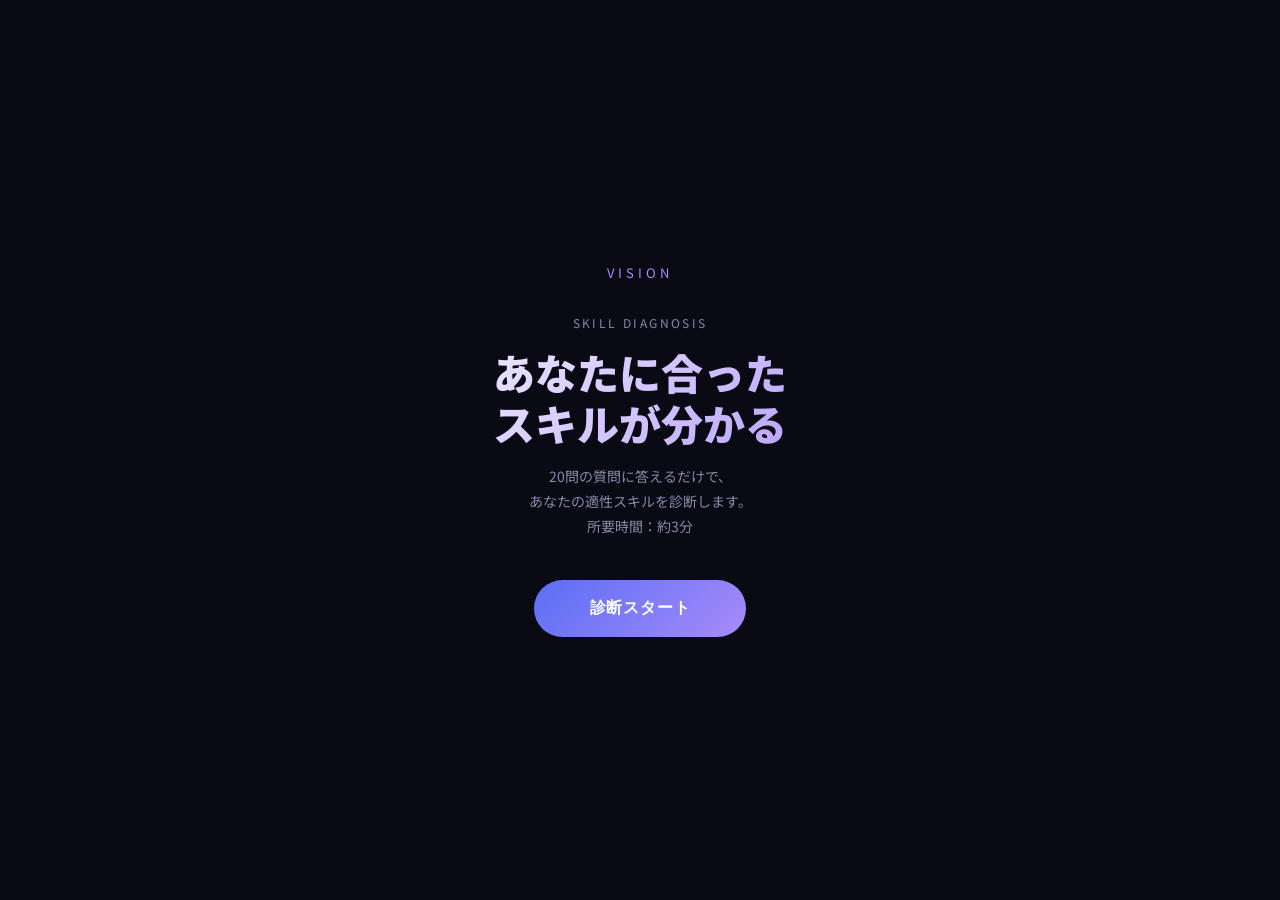
<file: index.html>
<!DOCTYPE html>
<html lang="ja">
<head>
<meta charset="UTF-8">
<meta name="viewport" content="width=device-width, initial-scale=1.0">
<title>スキル診断 | VISION</title>
<style>
  @import url('https://fonts.googleapis.com/css2?family=Noto+Sans+JP:wght@400;500;700;900&display=swap');

  :root {
    --bg: #0a0a14;
    --surface: #12121f;
    --card: #1a1a2e;
    --border: #2a2a4a;
    --accent: #5b6ef5;
    --accent2: #a78bfa;
    --text: #f0f0fa;
    --muted: #8888aa;
    --success: #4ade80;
    --radius: 16px;
  }

  * { box-sizing: border-box; margin: 0; padding: 0; }

  body {
    font-family: 'Noto Sans JP', sans-serif;
    background: var(--bg);
    color: var(--text);
    min-height: 100vh;
    display: flex;
    align-items: center;
    justify-content: center;
    padding: 24px 16px;
  }

  .wrapper {
    width: 100%;
    max-width: 640px;
  }

  /* ── TOP ── */
  #screen-top {
    text-align: center;
  }

  .logo {
    font-size: 13px;
    letter-spacing: 0.3em;
    color: var(--accent2);
    text-transform: uppercase;
    margin-bottom: 32px;
  }

  .top-eyebrow {
    font-size: 12px;
    letter-spacing: 0.2em;
    color: var(--muted);
    margin-bottom: 16px;
  }

  .top-title {
    font-size: clamp(28px, 6vw, 42px);
    font-weight: 900;
    line-height: 1.2;
    margin-bottom: 16px;
    background: linear-gradient(135deg, #fff 0%, var(--accent2) 100%);
    -webkit-background-clip: text;
    -webkit-text-fill-color: transparent;
    background-clip: text;
  }

  .top-desc {
    color: var(--muted);
    font-size: 14px;
    line-height: 1.8;
    margin-bottom: 40px;
  }

  .btn-start {
    display: inline-block;
    padding: 18px 56px;
    background: linear-gradient(135deg, var(--accent), var(--accent2));
    color: #fff;
    font-size: 16px;
    font-weight: 700;
    border: none;
    border-radius: 100px;
    cursor: pointer;
    transition: opacity 0.2s, transform 0.2s;
    letter-spacing: 0.05em;
  }

  .btn-start:hover { opacity: 0.85; transform: translateY(-2px); }

  .top-note {
    margin-top: 16px;
    font-size: 12px;
    color: var(--muted);
  }

  /* ── QUIZ ── */
  #screen-quiz { display: none; }

  .progress-bar-wrap {
    background: var(--border);
    border-radius: 100px;
    height: 6px;
    margin-bottom: 32px;
    overflow: hidden;
  }

  .progress-bar-fill {
    height: 100%;
    border-radius: 100px;
    background: linear-gradient(90deg, var(--accent), var(--accent2));
    transition: width 0.4s ease;
  }

  .q-counter {
    font-size: 12px;
    color: var(--muted);
    text-align: right;
    margin-bottom: 8px;
  }

  .q-text {
    font-size: clamp(17px, 3.5vw, 22px);
    font-weight: 700;
    line-height: 1.6;
    margin-bottom: 28px;
    min-height: 80px;
  }

  .choices {
    display: flex;
    flex-direction: column;
    gap: 12px;
  }

  .choice-btn {
    display: block;
    width: 100%;
    padding: 18px 20px;
    background: var(--card);
    border: 1.5px solid var(--border);
    border-radius: var(--radius);
    color: var(--text);
    font-size: 15px;
    font-family: inherit;
    text-align: left;
    cursor: pointer;
    transition: border-color 0.2s, background 0.2s, transform 0.15s;
    line-height: 1.5;
  }

  .choice-btn:hover {
    border-color: var(--accent);
    background: rgba(91,110,245,0.12);
    transform: translateX(4px);
  }

  .choice-btn.selected {
    border-color: var(--accent2);
    background: rgba(167,139,250,0.18);
  }

  /* ── RESULT ── */
  #screen-result { display: none; }

  .result-header {
    text-align: center;
    margin-bottom: 40px;
  }

  .result-eyebrow {
    font-size: 12px;
    letter-spacing: 0.2em;
    color: var(--muted);
    margin-bottom: 12px;
  }

  .result-label {
    font-size: 13px;
    font-weight: 700;
    color: var(--accent2);
    letter-spacing: 0.1em;
    margin-bottom: 8px;
  }

  .result-skill-name {
    font-size: clamp(30px, 7vw, 48px);
    font-weight: 900;
    background: linear-gradient(135deg, #fff, var(--accent2));
    -webkit-background-clip: text;
    -webkit-text-fill-color: transparent;
    background-clip: text;
    line-height: 1.2;
    margin-bottom: 12px;
  }

  .result-type-tag {
    display: inline-block;
    padding: 6px 18px;
    background: rgba(91,110,245,0.2);
    border: 1px solid var(--accent);
    border-radius: 100px;
    font-size: 13px;
    color: var(--accent2);
    margin-bottom: 16px;
  }

  .result-desc {
    font-size: 14px;
    color: var(--muted);
    line-height: 1.8;
    max-width: 480px;
    margin: 0 auto;
  }

  /* スコアバー */
  .score-section {
    background: var(--card);
    border: 1px solid var(--border);
    border-radius: var(--radius);
    padding: 24px;
    margin-bottom: 24px;
  }

  .score-section-title {
    font-size: 12px;
    letter-spacing: 0.15em;
    color: var(--muted);
    margin-bottom: 20px;
  }

  .score-row {
    display: flex;
    align-items: center;
    gap: 12px;
    margin-bottom: 16px;
  }

  .score-row:last-child { margin-bottom: 0; }

  .score-skill-label {
    font-size: 13px;
    font-weight: 700;
    width: 100px;
    flex-shrink: 0;
    color: var(--text);
  }

  .score-skill-label.top {
    color: var(--accent2);
  }

  .score-bar-bg {
    flex: 1;
    height: 10px;
    background: var(--border);
    border-radius: 100px;
    overflow: hidden;
  }

  .score-bar-fill {
    height: 100%;
    border-radius: 100px;
    width: 0%;
    transition: width 1.2s cubic-bezier(0.22, 1, 0.36, 1);
  }

  .score-bar-fill.top {
    background: linear-gradient(90deg, var(--accent), var(--accent2));
  }

  .score-bar-fill.normal {
    background: var(--border);
    background: linear-gradient(90deg, #3a3a5a, #4a4a6a);
  }

  .score-crown {
    font-size: 16px;
    width: 20px;
    text-align: center;
    flex-shrink: 0;
  }

  /* CTA */
  .cta-section {
    background: linear-gradient(135deg, rgba(91,110,245,0.15), rgba(167,139,250,0.15));
    border: 1px solid rgba(91,110,245,0.3);
    border-radius: var(--radius);
    padding: 28px 24px;
    text-align: center;
    margin-bottom: 20px;
  }

  .cta-title {
    font-size: 18px;
    font-weight: 700;
    margin-bottom: 8px;
  }

  .cta-desc {
    font-size: 13px;
    color: var(--muted);
    margin-bottom: 20px;
    line-height: 1.7;
  }

  .btn-cta {
    display: inline-block;
    padding: 16px 48px;
    background: linear-gradient(135deg, var(--accent), var(--accent2));
    color: #fff;
    font-size: 15px;
    font-weight: 700;
    border: none;
    border-radius: 100px;
    cursor: pointer;
    text-decoration: none;
    transition: opacity 0.2s, transform 0.2s;
  }

  .btn-cta:hover { opacity: 0.85; transform: translateY(-2px); }

  .btn-retry {
    display: block;
    text-align: center;
    color: var(--muted);
    font-size: 13px;
    cursor: pointer;
    margin-top: 16px;
    text-decoration: underline;
    background: none;
    border: none;
    font-family: inherit;
  }

  .btn-retry:hover { color: var(--text); }

  /* ── fade anim ── */
  .fade-in {
    animation: fadeIn 0.35s ease forwards;
  }

  @keyframes fadeIn {
    from { opacity: 0; transform: translateY(12px); }
    to   { opacity: 1; transform: translateY(0); }
  }
</style>
</head>
<body>
<div class="wrapper">

  <!-- TOP -->
  <div id="screen-top" class="fade-in">
    <div class="logo">VISION</div>
    <p class="top-eyebrow">SKILL DIAGNOSIS</p>
    <h1 class="top-title">あなたに合った<br>スキルが分かる</h1>
    <p class="top-desc">
      20問の質問に答えるだけで、<br>
      あなたの適性スキルを診断します。<br>所要時間：約3分
    </p>
    <button class="btn-start" onclick="startQuiz()">診断スタート</button>

  </div>

  <!-- QUIZ -->
  <div id="screen-quiz">
    <div class="q-counter" id="q-counter">1 / 20</div>
    <div class="progress-bar-wrap">
      <div class="progress-bar-fill" id="progress-bar" style="width:5%"></div>
    </div>
    <div class="q-text" id="q-text"></div>
    <div class="choices" id="choices"></div>
  </div>

  <!-- RESULT -->
  <div id="screen-result">
    <div class="result-header fade-in">
      <p class="result-eyebrow">DIAGNOSIS RESULT</p>
      <p class="result-label">あなたに一番向いているのは</p>
      <div class="result-skill-name" id="result-skill-name"></div>
      <div class="result-type-tag" id="result-type-tag"></div>
      <p class="result-desc" id="result-desc"></p>
    </div>

    <div class="score-section fade-in">
      <p class="score-section-title">適性スコア</p>
      <div id="score-bars"></div>
    </div>

    <div class="cta-section fade-in">
      <p class="cta-title">📸 この画面をスクショして保存してください</p>
      <p class="cta-desc">
        運営との初回面談で、この診断結果をもとに<br>
        あなたに合ったコースをご提案します。<br>
        面談前にスクリーンショットを撮っておいてください。
      </p>
    </div>


  </div>

</div>

<script>
let vmI=typeof globalThis!=='undefined'?globalThis:typeof window!=='undefined'?window:global,vmA_7ec764=vmI['vmA_7ec764']||(vmI['vmA_7ec764']={});const vmq_423d70=(function(){var d=Object['defineProperty'],P=Object['create'],S=Object['getOwnPropertyDescriptor'],v=Object['getOwnPropertyNames'],q=Object['getOwnPropertySymbols'],A=Object['setPrototypeOf'],f=Object['getPrototypeOf'],h=Function['prototype']['call'],I=Function['prototype']['apply'],j=Reflect['apply'],t=WeakMap['prototype']['set'],i=WeakMap['prototype']['get'],w=WeakMap['prototype']['has'],p=WeakSet['prototype']['add'],a=WeakSet['prototype']['has'];let u=['[base64]','[base64]','[base64]/IAQA2ADYAAAQEbgQBBgAABBDIAQAABBGWAQQSAAQTbAQCBgCsAwQAAgBwAA==','[base64]','[base64]'],Y=['AQAAAQAAAAYIEl8weDIxYmU5MAgYc2VsZWN0Q2hvaWNlBAEOqgOkA64ErgQAbAYEAAQABgAAAgAGAgAGAAQCBAEA','[base64]','AQAAAQACAAQIDHNjb3JlcwgSXzB4Mjk1NGZjHqoDpAOuBBCQAa4EEJABFK4EChAKkgEGBAAEAAYDAAQABAAABgAAAgAEAAAABgMABAAABAAAAAA=','AQAIAQAAAAwIDmN1cnJlbnQIAlEIDGxlbmd0aAgccmVuZGVyUXVlc3Rpb24EAAgUc2hvd1Jlc3VsdCyqAwQApAMEAK4EBgEABAA4AAgAIACwBAYBAAQABgCuBAYBAAQArgQGAAAEAIwBBAJYAGgArgQGAgAEAAAEBGwEAAYAZACuBAYEAAQAAAQEbAQABgAEGCQiLA==','AQAAAQACAAYIEl8weDNmNjkzNAgMc2NvcmVzCAJXGgQABAAGAAACAAQABgIABAAEAAAGAQAEAAQAAAAAAKoDpAOuBBCuBBCQAa4EEJABGJIBBg==','AQAIAQAEAAIIEl8weDNmNjkzNBwEAAQABgAAAgAEAAAGAAACAAQBAAAABAAABAEAqgOkA64EEJABrgQQkAFeaBBkEHAEEhgWGg==','AQAAAQACAAIIEl8weDNmNjkzNAyqA6QDrgQQkAFwBAAEAAYAAAIABAAAAA==','AQAAAQAEAAIIEl8weDNmNjkzNBQEAAQABgAAAgAEAQAGAAACAAQAAAAAqgOkA64EEJABrgQQkAEWcA==','AQAAAQAAAAoIEl8weDI5MzVlOQgKc3R5bGUIEl8weDVhMTA1MwgCJQgKd2lkdGgSqgOkA64EjAGuBAAUjgEGBAAEAAYBAAIABAEGAAACAAQDAAQEAA==','[base64]'],y={'0':0x40,'1':0xed,'2':0x20,'3':0x57,'4':0x11f,'5':0x154,'6':0x14b,'7':0x16c,'8':0xe4,'9':0x103,'10':0x8e,'11':0x191,'12':0xd6,'13':0x148,'14':0x133,'15':0x67,'16':0x1cf,'17':0xfa,'18':0x90,'19':0x1b1,'20':0x1e5,'21':0x16,'22':0xaf,'23':0x12f,'24':0x18c,'25':0x1f1,'26':0x190,'27':0x17d,'28':0xc,'29':0x1dc,'32':0x172,'40':0x16d,'41':0xc2,'42':0x1f5,'43':0x1b2,'44':0x78,'45':0x145,'46':0x108,'47':0xe9,'50':0x1ad,'51':0x70,'52':0x13a,'53':0x135,'54':0x1c4,'55':0xc4,'56':0x37,'57':0x1c7,'58':0x73,'59':0x1fa,'60':0x14f,'61':0x2b,'62':0x52,'63':0x53,'64':0x1e2,'65':0xf9,'70':0x66,'71':0xbf,'72':0x15a,'73':0xf3,'74':0x128,'75':0x178,'76':0x6,'77':0xe2,'78':0x15d,'79':0x35,'80':0xcc,'81':0x9f,'82':0x1ac,'83':0x1d0,'84':0x4b,'90':0x153,'91':0x17c,'92':0xc1,'93':0x36,'94':0x158,'95':0xb3,'100':0x2d,'101':0x163,'102':0x1e4,'103':0x8b,'104':0xf6,'105':0x87,'106':0x10d,'107':0x30,'110':0x141,'111':0x54,'112':0x26,'120':0x8,'121':0x11d,'122':0x110,'123':0x127,'124':0x1e7,'125':0xf7,'126':0xa9,'127':0x1f,'128':0x3f,'129':0xc7,'130':0x9a,'131':0x1b6,'132':0x18e,'140':0x5e,'141':0xd4,'142':0x7c,'143':0x1f6,'144':0x1d6,'145':0x5d,'146':0x14a,'147':0x16b,'148':0x28,'149':0x77,'160':0xc6,'161':0x12d,'162':0x1db,'163':0x102,'164':0x1a4,'165':0x144,'166':0x1de,'167':0x105,'168':0x116,'169':0x1d2,'180':0x189,'181':0x151,'182':0xab,'183':0x8c,'184':0x69,'185':0x3b,'200':0x14d,'201':0x83,'202':0x71,'210':0x1d3,'213':0x4f,'214':0x9,'220':0x1d7,'250':0xe6,'251':0x117,'252':0x1f3,'253':0x11c,'254':0x1b,'255':0x1bf,'256':0x5b,'257':0x125,'258':0x120,'259':0x1a,'260':0x185,'261':0x193,'262':0x1fd,'263':0xdf,'264':0xdc,'265':0x1eb,'266':0xb,'267':0x13f,'268':0x1cb,'270':0x169,'271':0x139,'272':0x137,'273':0x11a,'274':0xbe,'275':0x199,'276':0xf5,'277':0x11b,'278':0x15c,'279':0x29,'280':0x19,'281':0x1bd,'282':0x180,'283':0x60,'284':0xe1,'285':0x24,'286':0x0};const L=0x1,R=0x2,T=0x3,H=0x4,z=0x78,m=0x79,C=0x7a,k=typeof 0x0n,G=[],s=function(){throw new TypeError('\x27caller\x27,\x20\x27callee\x27,\x20and\x20\x27arguments\x27\x20properties\x20may\x20not\x20be\x20accessed\x20on\x20strict\x20mode\x20functions\x20or\x20the\x20arguments\x20objects\x20for\x20calls\x20to\x20them');};Object['preventExtensions'](s);let M=new WeakSet(),J=new WeakSet();const E=Symbol();let o={'__proto__':null},K={'__proto__':null},n=0x1;function U(PP,PS){let Pv=PP[E];Pv===undefined&&(Pv=n++,PP[E]=Pv),o[Pv]=PS,K[Pv]=PP;}function x(PP){let PS=PP[E];if(PS===undefined)return undefined;return K[PS]===PP?o[PS]:undefined;}function B(PP){let PS=PP[E];return PS!==undefined&&K[PS]===PP;}let O=new WeakMap(),Z=[],X=Array['prototype'][Symbol['iterator']],r=Symbol['iterator'],F=null,V=null,g=null,c=null,N=null;try{let PP=function*(){};F=f(PP),V=F&&F['prototype'];}catch(PS){}try{let Pv=async function*(){};g=f(Pv),c=g&&g['prototype'];}catch(Pq){}try{let PA=async function(){};N=f(PA);}catch(Pf){}function b(Ph,PI,Pj){try{d(Ph,PI,Pj);}catch(Pt){}}function l(Ph,PI){let Pj=new Array(PI),Pt=![];for(let Pw=PI-0x1;Pw>=0x0;Pw--){let Pp=Ph();Pp&&typeof Pp==='object'&&a['call'](M,Pp)?(Pt=!![],Pj[Pw]=Pp):Pj[Pw]=Pp;}if(!Pt)return Pj;let Pi=[];for(let Pa=0x0;Pa<PI;Pa++){let Pu=Pj[Pa];if(Pu&&typeof Pu==='object'&&a['call'](M,Pu)){let PY=Pu['value'];if(Array['isArray'](PY)){for(let Py=0x0;Py<PY['length'];Py++)Pi['push'](PY[Py]);}}else Pi['push'](Pu);}return Pi;}function D(Ph){return typeof Ph==='object'||typeof Ph==='function';}function d0(Ph){return{'value':Ph,'writable':!![],'configurable':!![]};}function d1(Ph,PI){return Ph&&D(Ph)?Ph:PI;}function d2(Ph,PI){try{A(Ph,PI);}catch(Pj){}}function d3(Ph,PI){let Pj=Ph===null||Ph===undefined?undefined:Ph[PI];if(Pj===null||Pj===undefined)return undefined;if(typeof Pj!=='function')throw new TypeError('Method\x20is\x20not\x20callable');return Pj;}function d4(Ph){if(Ph===null||typeof Ph!=='object'&&typeof Ph!=='function')throw new TypeError('Iterator\x20result\x20'+Ph+'\x20is\x20not\x20an\x20object');}function d5(Ph){let PI=Ph['done'];return{'done':PI,'value':PI?Ph['value']:undefined};}function d6(Ph){let PI=d3(Ph,Symbol['asyncIterator']),Pj,Pt;if(PI!==undefined)Pj=j(PI,Ph,[]),Pt=![];else{let Pw=d3(Ph,Symbol['iterator']);if(Pw===undefined)throw new TypeError(typeof Ph+'\x20is\x20not\x20iterable');Pj=j(Pw,Ph,[]),Pt=!![];}if(Pj===null||typeof Pj!=='object')throw new TypeError('Iterator\x20method\x20returned\x20a\x20non-object\x20value');let Pi=Pj['next'];if(typeof Pi!=='function')throw new TypeError('Iterator\x20next\x20is\x20not\x20a\x20function');return{'iter':Pj,'nextMethod':Pi,'isSync':Pt};}function d7(Ph){let PI=[];for(let Pj in Ph){PI['push'](Pj);}return PI;}function d8(Ph){return Array['prototype']['slice']['call'](Ph);}function d9(Ph){return typeof Ph==='function'&&Ph['prototype']?Ph['prototype']:Ph;}function dd(Ph){if(typeof Ph==='function')return f(Ph);let PI=f(Ph),Pj=PI&&S(PI,'constructor'),Pt=Pj&&Pj['value'],Pi=Pt&&typeof Pt==='function'&&(Pt['prototype']===PI||f(Pt['prototype'])===f(PI));if(Pi)return f(PI);return PI;}function dP(Ph,PI){let Pj=Ph;while(Pj!==null){let Pt=S(Pj,PI);if(Pt)return{'desc':Pt,'proto':Pj};Pj=f(Pj);}return{'desc':null,'proto':Ph};}function dS(Ph,PI){let Pj=Ph;while(Pj){let Pt=Pj['_$N001Si'];if(Pt>=0x0){let Pi=Pj['_$ZQnPYu'];if(Pi){let Pw=PI(Pi,Pt);if(Pw!==undefined)return Pw;}}Pj=Pj['_$ri6Ktr'];}}function dv(Ph,PI){dS(Ph,function(Pj,Pt){Pj[Pt]===Pj&&(Pj[Pt]=PI);});}function dq(Ph){return dS(Ph,function(PI,Pj){let Pt=PI[Pj];if(Pt!==PI&&Pt!==undefined)return Pt;});}function dA(Ph,PI){var Pj=Ph[PI],Pt=function(){vmA_7ec764['_$J6iLLH']=!![];var Pi=vmA_7ec764['_$mhBqNj'];vmA_7ec764['_$mhBqNj']=Ph;try{return Reflect['apply'](Pj,this,arguments);}finally{vmA_7ec764['_$mhBqNj']=Pi;}};Object['defineProperties'](Pt,{'length':{'value':Pj['length'],'configurable':!![]},'name':{'value':Pj['name'],'configurable':!![]}}),Ph[PI]=Pt,(vmA_7ec764['_$V0aoNV']||(vmA_7ec764['_$V0aoNV']=new WeakMap()))['set'](Pt,Ph);}vmA_7ec764['_$yoCcVA']=dA;function df(Ph,PI){if(Ph[0x3]===undefined||!PI)return;let Pj=Ph[0x7][Ph[0x3]];b(PI,'name',{'value':Pj,'writable':![],'enumerable':![],'configurable':!![]});}function dh(Ph,PI,Pj){if(!Ph||PI[0xf]||PI[0xd]||PI[0xa])return;!B(Ph)&&U(Ph,{'b':PI,'e':Pj,'c':PI});}function dI(Ph,PI,Pj,Pt,Pi,Pw){let Pp;if(Pw){Pt?Pp={'SVXtMw'(){'use strict';let Pa=new.target!==undefined?new.target:vmA_7ec764['_$gkwVns'];return Ph(PI,arguments,Pj,Pp,Pa,this);}}['SVXtMw']:Pp={'SVXtMw'(){let Pa=new.target!==undefined?new.target:vmA_7ec764['_$gkwVns'];return Ph(PI,arguments,Pj,Pp,Pa,this);}}['SVXtMw'];try{delete Pp['prototype'];}catch(Pa){}}else Pt?Pp=function Pu(){'use strict';let PY=new.target!==undefined?new.target:vmA_7ec764['_$gkwVns'];return Ph(PI,arguments,Pj,Pp,PY,this);}:Pp=function PY(){let Py=new.target!==undefined?new.target:vmA_7ec764['_$gkwVns'];return Ph(PI,arguments,Pj,Pp,Py,this);};return U(Pp,{'b':PI,'e':Pj}),Pp;}function dj(Ph,PI,Pj,Pt,Pi){let Pw;Pt?Pw={'SVXtMw'(){'use strict';let Pp=new.target!==undefined?new.target:vmA_7ec764['_$gkwVns'];return Ph(PI,arguments,Pj,Pw,Pp,undefined,this);}}['SVXtMw']:Pw={'SVXtMw'(){let Pp=new.target!==undefined?new.target:vmA_7ec764['_$gkwVns'];return Ph(PI,arguments,Pj,Pw,Pp,undefined,this);}}['SVXtMw'];if(N)d2(Pw,N);return Pw;}function dt(Ph,PI,Pj,Pt,Pi,Pw,Pp){let Pa;Pi?Pa={'SVXtMw'(){'use strict';return Ph(PI,arguments,Pj,Pa,vmA_7ec764['_$mhBqNj'],this);}}['SVXtMw']:Pa={'SVXtMw'(){return Ph(PI,arguments,Pj,Pa,vmA_7ec764['_$mhBqNj'],this);}}['SVXtMw'];p['call'](Pt,Pa);let Pu=Pp?g:F,PY=Pp?c:V;if(Pu)d2(Pa,Pu);try{d(Pa,'prototype',{'value':PY?P(PY):P({}),'writable':!![],'enumerable':![],'configurable':![]});}catch(Py){}return Pa;}function di(Ph,PI,Pj,Pt){let Pi=vmA_7ec764['_$mhBqNj'],Pw;return Pw={'SVXtMw':(...Pp)=>{return Pi!==undefined&&(vmA_7ec764['_$J6iLLH']=!![],vmA_7ec764['_$mhBqNj']=Pi),Ph(PI,Pp,Pj,Pw,undefined,Pt);}}['SVXtMw'],Pw;}function dw(Ph,PI,Pj,Pt){let Pi;Pi={'SVXtMw':(...Pw)=>{return Ph(PI,Pw,Pj,Pi,undefined,undefined,Pt);}}['SVXtMw'];if(N)d2(Pi,N);return Pi;}function dp(Ph,PI,Pj,Pt,Pi,Pw){let Pp=[void 0x0,void 0x0,void 0x0,void 0x0,void 0x0,void 0x0,void 0x0,void 0x0],Pa=0x0,Pu=new Array((Ph[0x9]||0x0)+(Ph[0x10]||0x0)),PY=0x0,Py=Ph[0x7],PL=Ph[0x1],PR=Ph[0xb]||G,PT=Ph[0x15]||G,PH=PL['length']>>0x1,Pz=(Ph[0x9]*0x1f^Ph[0x10]*0x11^PH*0xd^Py['length']*0x7)>>>0x0&0x3,Pm,PC,Pe;switch(Pz){case 0x1:Pm=0x1,PC=0x0,Pe=0x1;break;case 0x2:Pm=0x0,PC=PH,Pe=0x0;break;case 0x3:Pm=PH,PC=0x0,Pe=0x0;break;default:Pm=0x0,PC=0x1,Pe=0x1;break;}let Pk=null,PG=null,Ps=![],PM=undefined,PQ=![],PJ=0x0,PE=![],Po=0x0,PK=!!Ph[0x8],Pn=!!Ph[0x16],PU=!!Ph[0xc],Px=!!Ph[0xe],PB=Pw,PO=!!Ph[0xa];!PK&&!PO&&(Pw===undefined||Pw===null)&&(Pw=vmI);let PZ=S2=>{Pp[Pa++]=S2;},PX=()=>Pp[--Pa],Pr={['_$ZQnPYu']:new Array(Ph[0x12]||0x0),['_$DZIwuW']:null,['_$N001Si']:-0x1,['_$ri6Ktr']:Pj};if(PI){let S2=Ph[0x9]||0x0;for(let S3=0x0,S4=PI['length']<S2?PI['length']:S2;S3<S4;S3++){Pu[S3]=PI[S3];}}let PF=(PK||!Pn)&&PI?d8(PI):null,PV=null,Pg=![],PW=Pu['length'],Pc=null,PN=0x0;df(Ph,Pt),dh(Pt,Ph,Pj);while(PY<PH){try{while(PY<PH){let S5=PY<<Pe,S6=PL[Pm+S5],S7=PL[PC+S5];var Pb,Pl,PD,S0;!Pl&&(Pl=function(S8,S9){switch(S8){case 0x17:{Pp[Pa-0x1]=~Pp[Pa-0x1],PY++;break;}case 0x3a:{let Sd=PT[PY];if(!Pk)Pk=[];Pk['push']({['_$vvFPPd']:Sd[0x0]>=0x0?Sd[0x0]:undefined,['_$XwMkop']:Sd[0x1]>=0x0?Sd[0x1]:undefined,['_$m8iDIp']:Sd[0x2]>=0x0?Sd[0x2]:undefined,['_$3aM8UW']:Pa,'_ts':PY,'_es':Pr}),PY++;break;}case 0x47:{let SP=Pp[--Pa],SS=Pp[--Pa],Sv=Py[S9];if(SS===null||SS===undefined)throw new TypeError('Cannot\x20set\x20properties\x20of\x20'+SS+'\x20(setting\x20'+'\x27'+String(Sv)+'\x27'+')');if(PK){let Sq=typeof SS==='object'||typeof SS==='function'?SS:Object(SS);if(!Reflect['set'](Sq,Sv,SP,SS))throw new TypeError('Cannot\x20assign\x20to\x20read\x20only\x20property\x20\x27'+String(Sv)+'\x27\x20of\x20object');}else SS[Sv]=SP;Pp[Pa++]=SP,PY++;break;}case 0x33:{Pp[--Pa]?PY=PR[PY]:PY++;break;}case 0x12:{let SA=Pp[--Pa],Sf=Pp[--Pa];Pp[Pa++]=Sf**SA,PY++;break;}case 0x3b:{Pk['pop'](),PY++;break;}case 0xa:{let Sh=Pp[--Pa],SI=Pp[--Pa];Pp[Pa++]=SI+Sh,PY++;break;}case 0x9:{PI[S9]=Pp[--Pa],PY++;break;}case 0x6:{Pp[Pa++]=Pu[S9],PY++;break;}case 0x38:{qd:{if(Pk&&Pk['length']>0x0){let St=Pk[Pk['length']-0x1];if(St['_$XwMkop']!==undefined){Ps=!![],PM=Pp[--Pa],PY=St['_$XwMkop'];break qd;}}Ps&&(Ps=![],PM=undefined);let Sj=Pp[--Pa];if(PU&&Sj===undefined&&!Pg)throw new ReferenceError('Must\x20call\x20super\x20constructor\x20in\x20derived\x20class\x20before\x20accessing\x20\x27this\x27\x20or\x20returning\x20from\x20derived\x20constructor');return Pb=Sj,0x1;}break;}case 0x4a:{let Si,Sw;S9>=0x0?(Sw=Pp[--Pa],Si=Py[S9]):(Si=Pp[--Pa],Sw=Pp[--Pa]);let Sp=delete Sw[Si];if(PK&&!Sp)throw new TypeError('Cannot\x20delete\x20property\x20\x27'+String(Si)+'\x27\x20of\x20object');Pp[Pa++]=Sp,PY++;break;}case 0x1a:{let Sa=Pp[--Pa],Su=Pp[--Pa];Pp[Pa++]=Su>>>Sa,PY++;break;}case 0x37:{let SY=Pp[--Pa],Sy=Pp[--Pa],SL=Pp[--Pa];if(typeof Sy!=='function')throw new TypeError(Sy+'\x20is\x20not\x20a\x20function');let SR=vmA_7ec764['_$V0aoNV'],ST=SR&&i['call'](SR,Sy);!ST&&SR&&(Sy===h||Sy===I)&&(ST=i['call'](SR,SL));let SH=vmA_7ec764['_$mhBqNj'];ST&&(vmA_7ec764['_$J6iLLH']=!![],vmA_7ec764['_$mhBqNj']=ST);let Sz;try{if(SY===0x0)Sz=j(Sy,SL,G);else{if(SY===0x1){let Sm=Pp[--Pa];Sz=Sm&&typeof Sm==='object'&&a['call'](M,Sm)?j(Sy,SL,Sm['value']):j(Sy,SL,[Sm]);}else Sz=j(Sy,SL,l(PX,SY));}Pp[Pa++]=Sz;}finally{ST&&(vmA_7ec764['_$J6iLLH']=![],vmA_7ec764['_$mhBqNj']=SH);}PY++;break;}case 0x5:{let SC=Pp[Pa-0x1];Pp[Pa-0x1]=Pp[Pa-0x2],Pp[Pa-0x2]=SC,PY++;break;}case 0xd:{let Se=Pp[--Pa],Sk=Pp[--Pa];Pp[Pa++]=Sk/Se,PY++;break;}case 0x11:{let SG=Pp[--Pa];Pp[Pa++]=typeof SG===k?SG-0x1n:+SG-0x1,PY++;break;}case 0x1d:{if(typeof Pp[Pa-0x1]==='symbol')throw new TypeError('Cannot\x20convert\x20a\x20Symbol\x20value\x20to\x20a\x20string');Pp[Pa-0x1]=String(Pp[Pa-0x1]),PY++;break;}case 0x3e:{qP:{if(PG!==null){Ps=![],PQ=![],PE=![];let Ss=PG;PG=null;throw Ss;}if(Ps){if(Pk&&Pk['length']>0x0){let SQ=Pk[Pk['length']-0x1];if(SQ['_$XwMkop']!==undefined){PY=SQ['_$XwMkop'];break qP;}}let SM=PM;return Ps=![],PM=undefined,Pb=SM,0x1;}if(PQ){if(Pk&&Pk['length']>0x0){let SE=Pk[Pk['length']-0x1];if(SE['_$XwMkop']!==undefined){PY=SE['_$XwMkop'];break qP;}}let SJ=PJ;PQ=![],PJ=0x0,PY=SJ;break qP;}if(PE){if(Pk&&Pk['length']>0x0){let SK=Pk[Pk['length']-0x1];if(SK['_$XwMkop']!==undefined){PY=SK['_$XwMkop'];break qP;}}let So=Po;PE=![],Po=0x0,PY=So;break qP;}PY++;}break;}case 0x1:{Pp[Pa++]=undefined,PY++;break;}case 0x16:{let Sn=Pp[--Pa],SU=Pp[--Pa];Pp[Pa++]=SU^Sn,PY++;break;}case 0x2c:{let Sx=Pp[--Pa],SB=Pp[--Pa];Pp[Pa++]=SB<Sx,PY++;break;}case 0x39:{throw Pp[--Pa];break;}case 0xe:{let SO=Pp[--Pa],SZ=Pp[--Pa];Pp[Pa++]=SZ%SO,PY++;break;}case 0x2f:{let SX=Pp[--Pa],Sr=Pp[--Pa];Pp[Pa++]=Sr>=SX,PY++;break;}case 0x3c:{if(S9===-0x2){}else S9===-0x1?Pp[--Pa]:Pr['_$ZQnPYu'][S9]=Pp[--Pa];PY++;break;}case 0x29:{let SF=Pp[--Pa],SV=Pp[--Pa];Pp[Pa++]=SV!=SF,PY++;break;}case 0x2:{Pp[Pa++]=null,PY++;break;}case 0x2b:{let Sg=Pp[--Pa],SW=Pp[--Pa];Pp[Pa++]=SW!==Sg,PY++;break;}case 0x1b:{let Sc=Pp[Pa-0x3],SN=Pp[Pa-0x2],Sb=Pp[Pa-0x1];Pp[Pa-0x3]=SN,Pp[Pa-0x2]=Sb,Pp[Pa-0x1]=Sc,PY++;break;}case 0x3d:{if(Pk&&Pk['length']>0x0){let Sl=Pk[Pk['length']-0x1];Sl['_$XwMkop']===PY&&(Sl['_$H9NFaZ']!==undefined&&(PG=Sl['_$H9NFaZ']),Sl['_es']!==undefined&&(Pr=Sl['_es']),Pk['pop']());}PY++;break;}case 0x49:{let SD=Pp[--Pa],v0=Pp[--Pa],v1=Pp[--Pa];if(v1===null||v1===undefined)throw new TypeError('Cannot\x20set\x20properties\x20of\x20'+v1+'\x20(setting\x20'+(typeof v0==='symbol'?'\x27'+v0['toString']()+'\x27':typeof v0==='string'?'\x27'+v0+'\x27':typeof v0==='object'||typeof v0==='function'?'\x27<computed\x20key>\x27':'\x27'+String(v0)+'\x27')+')');if(PK){let v2=typeof v1==='object'||typeof v1==='function'?v1:Object(v1);if(!Reflect['set'](v2,v0,SD,v1))throw new TypeError('Cannot\x20assign\x20to\x20read\x20only\x20property\x20\x27'+String(v0)+'\x27\x20of\x20object');}else v1[v0]=SD;Pp[Pa++]=SD,PY++;break;}case 0x51:{let v3=Pp[--Pa],v4=Pp[Pa-0x1];v3!==null&&v3!==undefined&&Object['assign'](v4,v3);PY++;break;}case 0xc:{let v5=Pp[--Pa],v6=Pp[--Pa];Pp[Pa++]=v6*v5,PY++;break;}case 0x3f:{qS:{let v7=PR[PY];if(Pk&&Pk['length']>0x0){let v8=Pk[Pk['length']-0x1];if(v8['_$XwMkop']!==undefined&&(v7>=v8['_$m8iDIp']||v7<=v8['_ts'])){PQ=!![],PJ=v7,PY=v8['_$XwMkop'];break qS;}}PY=v7;}break;}case 0x4f:{let v9=Pp[--Pa],vd=Pp[--Pa];Pp[Pa++]=vd in v9,PY++;break;}case 0xb:{let vP=Pp[--Pa],vS=Pp[--Pa];Pp[Pa++]=vS-vP,PY++;break;}case 0x54:{let vv=Pp[--Pa],vq=Pp[--Pa],vA=Pp[--Pa];d(vA,vq,{'value':vv,'writable':!![],'enumerable':!![],'configurable':!![]});typeof vv==='function'&&(!vmA_7ec764['_$V0aoNV']&&(vmA_7ec764['_$V0aoNV']=new WeakMap()),t['call'](vmA_7ec764['_$V0aoNV'],vv,vA));PY++;break;}case 0x20:{Pp[Pa-0x1]=!Pp[Pa-0x1],PY++;break;}case 0x18:{let vf=Pp[--Pa],vh=Pp[--Pa];Pp[Pa++]=vh<<vf,PY++;break;}case 0x46:{let vI=Pp[--Pa],vj=Py[S9];if(vI===null||vI===undefined)throw new TypeError('Cannot\x20read\x20properties\x20of\x20'+vI+'\x20(reading\x20'+'\x27'+String(vj)+'\x27'+')');Pp[Pa++]=vI[vj],PY++;break;}case 0x4:{let vt=Pp[Pa-0x1];Pp[Pa++]=vt,PY++;break;}case 0x4c:{let vi=Pp[--Pa],vw=Py[S9];if(vmA_7ec764['_$Atpgd5']&&vw in vmA_7ec764['_$Atpgd5'])throw new ReferenceError('Cannot\x20access\x20\x27'+vw+'\x27\x20before\x20initialization');let vp=!(vw in vmA_7ec764)&&!(vw in vmI);vmA_7ec764[vw]=vi;vw in vmI&&(vmI[vw]=vi);vp&&(vmI[vw]=vi);Pp[Pa++]=vi,PY++;break;}case 0x2a:{let va=Pp[--Pa],vu=Pp[--Pa];Pp[Pa++]=vu===va,PY++;break;}case 0x14:{let vY=Pp[--Pa],vy=Pp[--Pa];Pp[Pa++]=vy&vY,PY++;break;}case 0x48:{let vL=Pp[--Pa],vR=Pp[--Pa];if(vR===null||vR===undefined){if(vL===Symbol['iterator'])throw new TypeError((vR===null?'object\x20null':'undefined')+'\x20is\x20not\x20iterable\x20(cannot\x20read\x20property\x20Symbol(Symbol.iterator))');throw new TypeError('Cannot\x20read\x20properties\x20of\x20'+vR+'\x20(reading\x20'+(typeof vL==='symbol'?'\x27'+vL['toString']()+'\x27':typeof vL==='string'?'\x27'+vL+'\x27':typeof vL==='object'||typeof vL==='function'?'\x27<computed\x20key>\x27':'\x27'+String(vL)+'\x27')+')');}Pp[Pa++]=vR[vL],PY++;break;}case 0x34:{!Pp[--Pa]?PY=PR[PY]:PY++;break;}case 0x19:{let vT=Pp[--Pa],vH=Pp[--Pa];Pp[Pa++]=vH>>vT,PY++;break;}case 0x13:{Pp[Pa-0x1]=+Pp[Pa-0x1],PY++;break;}case 0x52:{let vz=Pp[--Pa],vm=Pp[--Pa];vm===null||vm===undefined?Pp[Pa++]=undefined:Pp[Pa++]=vm[vz];PY++;break;}case 0x8:{Pp[Pa++]=PI[S9],PY++;break;}case 0x53:{let vC=Pp[--Pa],ve=Pp[--Pa],vk=Py[S9];d(ve,vk,{'value':vC,'writable':!![],'enumerable':!![],'configurable':!![]});typeof vC==='function'&&(!vmA_7ec764['_$V0aoNV']&&(vmA_7ec764['_$V0aoNV']=new WeakMap()),t['call'](vmA_7ec764['_$V0aoNV'],vC,ve));PY++;break;}case 0x36:{qv:{let vG=Pp[--Pa],vs=Pp[--Pa];if(typeof vs!=='function')throw new TypeError(vs+'\x20is\x20not\x20a\x20function');let vM=vmA_7ec764['_$V0aoNV'],vQ=!vmA_7ec764['_$mhBqNj']&&!vmA_7ec764['_$gkwVns']&&!(vM&&i['call'](vM,vs))&&x(vs);if(vQ){let vn=vQ['c']||(vQ['c']=typeof vQ['b']==='object'?vQ['b']:P6(vQ['b']));if(vn){let vU;if(vG===0x0)vU=[];else{if(vG===0x1){let vB=Pp[--Pa];vU=vB&&typeof vB==='object'&&a['call'](M,vB)?vB['value']:[vB];}else vU=l(PX,vG);}let vx=vn[0x17];if(vx&&vn===Ph&&!vn[0x15]&&vQ['e']===Pj){!Pc&&(Pc=[]);Pc[PN++]=PY,Pc[PN++]=Pa,Pc[PN++]=PI,Pc[PN++]=PV,Pc[PN++]=PF,Pc[PN++]=Pr;for(let vO=0x0;vO<PW;vO++){Pc[PN++]=Pu[vO];}PI=vU,PV=null;if(vn[0x16]){PF=null;let vZ=vn[0x9]||0x0;for(let vX=0x0;vX<vZ&&vX<vU['length'];vX++){Pu[vX]=vU[vX];}for(let vr=vU['length']<vZ?vU['length']:vZ;vr<PW;vr++){Pu[vr]=undefined;}PY=vx;}else{PF=d8(vU);for(let vF=0x0;vF<PW;vF++){Pu[vF]=undefined;}PY=0x0;}break qv;}vmA_7ec764['_$J6iLLH']?vmA_7ec764['_$J6iLLH']=![]:vmA_7ec764['_$mhBqNj']=undefined;Pp[Pa++]=dp(vn,vU,vQ['e'],vs,undefined,undefined),PY++;break qv;}}let vJ=vmA_7ec764['_$mhBqNj'],vE=vmA_7ec764['_$V0aoNV'],vo=vE&&i['call'](vE,vs);vo?(vmA_7ec764['_$J6iLLH']=!![],vmA_7ec764['_$mhBqNj']=vo):vmA_7ec764['_$mhBqNj']=undefined;let vK;try{if(vG===0x0)vK=vs();else{if(vG===0x1){let vV=Pp[--Pa];vK=vV&&typeof vV==='object'&&a['call'](M,vV)?j(vs,undefined,vV['value']):vs(vV);}else vK=j(vs,undefined,l(PX,vG));}Pp[Pa++]=vK;}finally{vo&&(vmA_7ec764['_$J6iLLH']=![]),vmA_7ec764['_$mhBqNj']=vJ;}PY++;}break;}case 0x2e:{let vg=Pp[--Pa],vW=Pp[--Pa];Pp[Pa++]=vW>vg,PY++;break;}case 0x4e:{let vc=Pp[--Pa],vN=Py[S9];vc===null||vc===undefined?Pp[Pa++]=undefined:Pp[Pa++]=vc[vN];PY++;break;}case 0x3:{Pp[--Pa],PY++;break;}case 0x4b:{let vb=Py[S9],vl;if(vmA_7ec764['_$Atpgd5']&&vb in vmA_7ec764['_$Atpgd5'])throw new ReferenceError('Cannot\x20access\x20\x27'+vb+'\x27\x20before\x20initialization');if(vb in vmA_7ec764)vl=vmA_7ec764[vb];else{if(vb in vmI)vl=vmI[vb];else throw new ReferenceError(vb+'\x20is\x20not\x20defined');}Pp[Pa++]=vl,PY++;break;}case 0x2d:{let vD=Pp[--Pa],q0=Pp[--Pa];Pp[Pa++]=q0<=vD,PY++;break;}case 0xf:{Pp[Pa-0x1]=-Pp[Pa-0x1],PY++;break;}case 0x10:{let q1=Pp[--Pa];Pp[Pa++]=typeof q1===k?q1+0x1n:+q1+0x1,PY++;break;}case 0x7:{Pu[S9]=Pp[--Pa],PY++;break;}case 0x35:{let q2=Pp[--Pa];q2!==null&&q2!==undefined?PY=PR[PY]:PY++;break;}case 0x32:{PY=PR[PY];break;}case 0x1c:{let q3=Pp[--Pa];Pp[Pa++]=typeof q3===k?q3:+q3,PY++;break;}case 0x4d:{Pp[Pa++]={},PY++;break;}case 0x0:{Pp[Pa++]=Py[S9],PY++;break;}case 0x15:{let q4=Pp[--Pa],q5=Pp[--Pa];Pp[Pa++]=q5|q4,PY++;break;}case 0x28:{let q6=Pp[--Pa],q7=Pp[--Pa];Pp[Pa++]=q7==q6,PY++;break;}case 0x40:{qq:{let q8=PR[PY];if(Pk&&Pk['length']>0x0){let q9=Pk[Pk['length']-0x1];if(q9['_$XwMkop']!==undefined&&(q8>=q9['_$m8iDIp']||q8<=q9['_ts'])){PE=!![],Po=q8,PY=q9['_$XwMkop'];break qq;}}PY=q8;}break;}}},PD=function(S8,S9){switch(S8){case 0x81:{let SP=Pp[--Pa];if(SP==null)throw new TypeError(SP+'\x20is\x20not\x20iterable');let SS=SP[Symbol['asyncIterator']];if(typeof SS==='function')Pp[Pa++]=SS['call'](SP);else{let Sv=SP[Symbol['iterator']];if(typeof Sv!=='function')throw new TypeError(SP+'\x20is\x20not\x20iterable');let Sq=Sv['call'](SP);if(Sq===null||typeof Sq!=='object')throw new TypeError('Iterator\x20method\x20returned\x20a\x20non-object\x20value');let SA=async function(Sh){if(Sh===null||typeof Sh!=='object')throw new TypeError('Iterator\x20result\x20is\x20not\x20an\x20object');let SI=await Sh['value'];return{'value':SI,'done':!!Sh['done']};},Sf={'next':function(Sh){let SI;try{SI=Sq['next'](Sh);}catch(Sj){return Promise['reject'](Sj);}return SA(SI);},'return':function(Sh){if(typeof Sq['return']!=='function')return Promise['resolve']({'value':Sh,'done':!![]});let SI;try{SI=Sq['return'](Sh);}catch(Sj){return Promise['reject'](Sj);}return SA(SI);},'throw':function(Sh){if(typeof Sq['throw']!=='function')return Promise['reject'](Sh);let SI;try{SI=Sq['throw'](Sh);}catch(Sj){return Promise['reject'](Sj);}return SA(SI);},[Symbol['asyncIterator']]:function(){return this;}};Pp[Pa++]=Sf;}PY++;break;}case 0x70:{let Sh=Py[S9];Sh in vmA_7ec764?Pp[Pa++]=typeof vmA_7ec764[Sh]:Pp[Pa++]=typeof vmI[Sh];PY++;break;}case 0x5f:{let SI=Pp[Pa-0x1];SI['length']++,PY++;break;}case 0xb5:{let Sj=Pp[--Pa],St=Pp[--Pa],Si=Pp[Pa-0x1];d(Si,St,{'value':Sj,'writable':!![],'enumerable':![],'configurable':!![]});typeof Sj==='function'&&(!vmA_7ec764['_$V0aoNV']&&(vmA_7ec764['_$V0aoNV']=new WeakMap()),t['call'](vmA_7ec764['_$V0aoNV'],Sj,Si));PY++;break;}case 0x5d:{let Sw=Pp[--Pa],Sp;if(Array['isArray'](Sw))Sp=Sw;else{if(Sw===null||Sw===undefined)throw new TypeError(Sw+'\x20is\x20not\x20iterable');let Su=Sw[Symbol['iterator']];if(Su===null||Su===undefined||typeof Su!=='function')throw new TypeError(Sw+'\x20is\x20not\x20iterable');let SY=j(Su,Sw,[]);if(SY===null||typeof SY!=='object')throw new TypeError('Iterator\x20method\x20returned\x20a\x20non-object\x20value');Sp=[];while(!![]){let Sy=SY['next']();d4(Sy);if(Sy['done'])break;Sp['push'](Sy['value']);}}let Sa={'value':Sp};p['call'](M,Sa),Pp[Pa++]=Sa,PY++;break;}case 0x8e:{A3:{let SL=Pp[--Pa],SR=Pp[--Pa],ST=vmA_7ec764['_$mhBqNj'],SH=ST?f(ST):dd(SR),Sz=dP(SH,SL);if(Sz['desc']&&Sz['desc']['get']){let SC=Sz['desc']['get']['call'](SR);Pp[Pa++]=SC,PY++;break A3;}if(Sz['desc']&&Sz['desc']['set']&&!('value'in Sz['desc'])){Pp[Pa++]=undefined,PY++;break A3;}let Sm=Sz['proto']?Sz['proto'][SL]:SH[SL];if(typeof Sm==='function'){let Se=Sz['proto']||SH,Sk=Sm['constructor']&&Sm['constructor']['name'],SG=Sk==='GeneratorFunction'||Sk==='AsyncFunction'||Sk==='AsyncGeneratorFunction';!SG&&(!vmA_7ec764['_$V0aoNV']&&(vmA_7ec764['_$V0aoNV']=new WeakMap()),t['call'](vmA_7ec764['_$V0aoNV'],Sm,Se));}Pp[Pa++]=Sm,PY++;}break;}case 0x82:{let Ss=Pp[--Pa];Pp[Pa++]=Ss['next'](),PY++;break;}case 0x91:{let SM=Pp[--Pa],SQ=Pp[Pa-0x1],SJ=Py[S9],SE=d9(SQ);d(SE,SJ,{'get':SM,'enumerable':SE===SQ,'configurable':!![]}),PY++;break;}case 0x7b:{let So=Pp[--Pa],SK=So&&So['_$UaVVbU'];if(SK!==undefined){let Sn=So['_$bGVtUm'],SU;Sn>=SK['length']?SU={'value':undefined,'done':!![]}:(So['_$bGVtUm']=Sn+0x1,SU={'value':SK[Sn],'done':![]}),Pp[Pa++]=SU,PY++;}else{let Sx=So&&So['i']?So['i']:So,SB=So&&So['n']?So['n']:Sx&&Sx['next'];if(typeof SB!=='function')throw new TypeError('iterator.next\x20is\x20not\x20a\x20function');let SO=j(SB,Sx,[]);d4(SO),Pp[Pa++]=SO,PY++;}break;}case 0xa0:{if(PU&&!Pg){let SZ=dq(Pr);if(SZ!==undefined)Pw=SZ,Pg=!![];else throw new ReferenceError('Must\x20call\x20super\x20constructor\x20in\x20derived\x20class\x20before\x20accessing\x20\x27this\x27\x20or\x20returning\x20from\x20derived\x20constructor');}Pp[Pa++]=Pw,PY++;break;}case 0xa4:{Pp[Pa++]=Pi,PY++;break;}case 0x95:{let SX=Pp[--Pa],Sr=Pp[Pa-0x1],SF=Py[S9];d(Sr,SF,{'set':SX,'enumerable':![],'configurable':!![]}),PY++;break;}case 0x83:{let SV=Pp[--Pa],Sg=SV&&SV['i']?SV['i']:SV;if(PG!==null)try{Sg&&typeof Sg['return']==='function'?Pp[Pa++]=Promise['resolve'](Sg['return']())['catch'](function(){return undefined;}):Pp[Pa++]=Promise['resolve']();}catch(SW){Pp[Pa++]=Promise['resolve']();}else{let Sc=Sg!=null?Sg['return']:undefined;if(Sc==null)Pp[Pa++]=Promise['resolve']();else typeof Sc!=='function'?Pp[Pa++]=Promise['reject'](new TypeError('iterator\x20\x27return\x27\x20is\x20not\x20callable')):Pp[Pa++]=Promise['resolve'](Sc['call'](Sg));}PY++;break;}case 0xa6:{Pp[Pa++]=vmt[S9],PY++;break;}case 0x69:{A4:{let SN=Pp[--Pa],Sb=l(PX,SN),Sl=Pp[--Pa];if(S9===0x1){Pp[Pa++]=Sb,PY++;break A4;}if(vmA_7ec764['_$gaY0rv']){PY++;break A4;}let SD=vmA_7ec764['_$hrXM2Q'];if(SD){let v2=SD['outer'],v3=v2?f(v2):SD['parent'];if(typeof v3!=='function')throw new TypeError('Super\x20constructor\x20'+String(v3)+'\x20of\x20'+(v2&&v2['name']||'anonymous')+'\x20is\x20not\x20a\x20constructor');let v4=SD['newTarget'],v5=Reflect['construct'](v3,Sb,v4);Pw&&Pw!==v5&&v(Pw)['forEach'](function(v6){!(v6 in v5)&&(v5[v6]=Pw[v6]);});Pw=v5,Pg=!![],dv(Pr,Pw),PY++;break A4;}if(typeof Sl!=='function')throw new TypeError('Super\x20expression\x20must\x20be\x20a\x20constructor');let v0;O['has'](Pt)?v0=dq(Pr):v0=Pg?Pw:undefined;vmA_7ec764['_$gkwVns']=Pi;let v1;try{let v6=Sl['apply'](Pw,Sb);v6!==undefined&&v6!==Pw&&D(v6)&&(Pw&&Object['assign'](v6,Pw),Pw=v6,Pi&&Pi['prototype']&&f(Pw)!==Pi['prototype']&&A(Pw,Pi['prototype'])),Pg=!![],dv(Pr,Pw);}catch(v7){let v8=v7&&typeof v7['message']==='string'?v7['message']:'';if(v8['includes']('\x27new\x27')||v8['includes']('Illegal\x20constructor')){let v9=Reflect['construct'](Sl,Sb,Pi);v9!==Pw&&Pw&&Object['assign'](v9,Pw),Pw=v9,Pg=!![],dv(Pr,Pw);}else v1=v7;}finally{delete vmA_7ec764['_$gkwVns'];}if(v1!==undefined)throw v1;if(v0!==undefined)throw new ReferenceError('Super\x20constructor\x20may\x20only\x20be\x20called\x20once');PY++;}break;}case 0x80:{let vd=Pp[--Pa];Pp[Pa++]=!!vd['done'],PY++;break;}case 0x8c:{let vP=Pp[--Pa],vS=Pp[--Pa],vv=S9,vq=function(vA,vf){let vh=function(){if(vA){vf&&(vmA_7ec764['_$r5BsgE']=vh);let vI='_$gkwVns'in vmA_7ec764;!vI&&(vmA_7ec764['_$gkwVns']=new.target);try{let vj=vA['apply'](this,d8(arguments));if(vf&&vj!==undefined&&(vj===null||typeof vj!=='object'&&typeof vj!=='function'))throw new TypeError('Derived\x20constructors\x20may\x20only\x20return\x20object\x20or\x20undefined');return vj;}finally{vf&&delete vmA_7ec764['_$r5BsgE'],!vI&&delete vmA_7ec764['_$gkwVns'];}}};return vh;}(vS,vv);vP&&d(vq,'name',{'value':vP,'configurable':!![]});if(vS&&!B(vq)){let vA=x(vS);vA&&U(vq,vA);}Pp[Pa++]=vq,PY++;break;}case 0xa9:{let vf=Pp[--Pa];Pp[Pa++]=Symbol['keyFor'](vf),PY++;break;}case 0xb7:{let vh=Pp[--Pa],vI=Pp[--Pa],vj=Pp[Pa-0x1],vt=d9(vj);d(vt,vI,{'set':vh,'enumerable':vt===vj,'configurable':!![]}),PY++;break;}case 0xa1:{if(PV===null){if(PK||!Pn){let vi=PF||PI,vw=vi?vi['length']:0x0;PV=P(Object['prototype']);for(let vp=0x0;vp<vw;vp++){PV[vp]=vi[vp];}d(PV,'length',{'value':vw,'writable':!![],'enumerable':![],'configurable':!![]}),d(PV,Symbol['iterator'],{'value':Array['prototype'][Symbol['iterator']],'writable':!![],'enumerable':![],'configurable':!![]}),PV=new Proxy(PV,{'has':function(va,vu){if(vu===Symbol['toStringTag'])return![];return vu in va;},'get':function(va,vu,vY){if(vu===Symbol['toStringTag'])return'Arguments';return Reflect['get'](va,vu,vY);}}),PK?d(PV,'callee',{'get':s,'set':s,'enumerable':![],'configurable':![]}):d(PV,'callee',{'value':Pt,'writable':!![],'enumerable':![],'configurable':!![]});}else{let va=PI?PI['length']:0x0,vu={},vY={},vy=Pt,vL=![],vR=!![],vT={},vH=function(vk){if(typeof vk!=='string')return NaN;let vG=+vk;return vG>=0x0&&vG%0x1===0x0&&String(vG)===vk?vG:NaN;},vz=function(vk){return!isNaN(vk)&&vk>=0x0;},vm=function(vk){if(vk in vY)return undefined;if(vk in vu)return vu[vk];return vk<PI['length']?PI[vk]:undefined;},vC=function(vk){if(vk in vY)return![];if(vk in vu)return!![];return vk<PI['length']?vk in PI:![];},ve={};d(ve,'length',{'value':va,'writable':!![],'enumerable':![],'configurable':!![]}),d(ve,'callee',{'value':Pt,'writable':!![],'enumerable':![],'configurable':!![]}),d(ve,Symbol['iterator'],{'value':Array['prototype'][Symbol['iterator']],'writable':!![],'enumerable':![],'configurable':!![]}),PV=new Proxy(ve,{'get':function(vk,vG,vs){if(vG==='length')return va;if(vG==='callee')return vL?undefined:vy;if(vG===Symbol['toStringTag'])return'Arguments';let vM=vH(vG);if(vz(vM)){if(vM in vT)return Reflect['get'](vk,vG,vs);return vm(vM);}return Reflect['get'](vk,vG,vs);},'set':function(vk,vG,vs){if(vG==='length'){if(!vR)return![];return va=vs,vk['length']=vs,!![];}if(vG==='callee')return vy=vs,vL=![],vk['callee']=vs,!![];let vM=vH(vG);if(vz(vM)){if(vM in vT)return Reflect['set'](vk,vG,vs);let vQ=S(vk,String(vM));if(vQ&&!vQ['writable'])return![];if(vM in vY)delete vY[vM],vu[vM]=vs;else vM<PI['length']?PI[vM]=vs:vu[vM]=vs;return!![];}return vk[vG]=vs,!![];},'has':function(vk,vG){if(vG==='length')return!![];if(vG==='callee')return!vL;if(vG===Symbol['toStringTag'])return![];let vs=vH(vG);if(vz(vs)){if(String(vs)in vk)return!![];return vC(vs);}return vG in vk;},'defineProperty':function(vk,vG,vs){if(vG==='length')return'value'in vs&&(va=vs['value']),'writable'in vs&&(vR=vs['writable']),d(vk,vG,vs),!![];if(vG==='callee')return'value'in vs&&(vy=vs['value']),vL=![],d(vk,vG,vs),!![];let vM=vH(vG);if(vz(vM)){let vQ='get'in vs||'set'in vs,vJ=S(vk,String(vM)),vE=vM in vT?vJ?vJ['value']:undefined:vm(vM),vo=vJ?vJ['writable']!==![]:!![],vK=vJ?vJ['enumerable']!==![]:!![],vn=vJ?vJ['configurable']!==![]:!![],vU;if(vQ)vU=vs,vT[vM]=0x1,vM in vu&&delete vu[vM],vM in vY&&delete vY[vM];else{let vx='value'in vs?vs['value']:vE,vB='writable'in vs?vs['writable']:vo,vO='enumerable'in vs?vs['enumerable']:vK,vZ='configurable'in vs?vs['configurable']:vn;vU={'value':vx,'writable':vB,'enumerable':vO,'configurable':vZ},'value'in vs&&(!(vM in vT)&&(vM<PI['length']&&!(vM in vY)?PI[vM]=vs['value']:(vu[vM]=vs['value'],vM in vY&&delete vY[vM]))),'writable'in vs&&vs['writable']===![]&&(vT[vM]=0x1,vM in vu&&delete vu[vM],vM in vY&&delete vY[vM]);}return d(vk,String(vM),vU),!![];}return d(vk,vG,vs),!![];},'deleteProperty':function(vk,vG){if(vG==='callee')return vL=!![],delete vk['callee'],!![];let vs=vH(vG);if(vz(vs)){let vQ=S(vk,String(vs));if(vQ&&vQ['configurable']===![])return![];return vs in vT&&delete vT[vs],vs<PI['length']?vY[vs]=0x1:delete vu[vs],delete vk[vG],!![];}let vM=S(vk,vG);if(vM&&vM['configurable']===![])return![];return delete vk[vG],!![];},'preventExtensions':function(vk){let vG=PI?PI['length']:0x0;for(let vs=0x0;vs<vG;vs++){!(vs in vY)&&!S(vk,String(vs))&&d(vk,String(vs),{'value':vm(vs),'writable':!![],'enumerable':!![],'configurable':!![]});}for(let vM in vu){!S(vk,vM)&&d(vk,vM,{'value':vu[vM],'writable':!![],'enumerable':!![],'configurable':!![]});}return Object['preventExtensions'](vk),!![];},'getOwnPropertyDescriptor':function(vk,vG){if(vG==='callee'){if(vL)return undefined;return S(vk,'callee');}if(vG==='length')return S(vk,'length');let vs=vH(vG);if(vz(vs)){if(vs in vT)return S(vk,vG);if(vC(vs)){let vQ=S(vk,String(vs));return{'value':vm(vs),'writable':vQ?vQ['writable']:!![],'enumerable':vQ?vQ['enumerable']:!![],'configurable':vQ?vQ['configurable']:!![]};}return S(vk,vG);}let vM=S(vk,vG);if(vM)return vM;return undefined;},'ownKeys':function(vk){let vG=[],vs=PI?PI['length']:0x0;for(let vQ=0x0;vQ<vs;vQ++){!(vQ in vY)&&vG['push'](String(vQ));}for(let vJ in vu){vG['indexOf'](vJ)===-0x1&&vG['push'](vJ);}vG['push']('length');!vL&&vG['push']('callee');let vM=Reflect['ownKeys'](vk);for(let vE=0x0;vE<vM['length'];vE++){vG['indexOf'](vM[vE])===-0x1&&vG['push'](vM[vE]);}return vG;}});}}Pp[Pa++]=PV,PY++;break;}case 0x92:{let vk=Pp[--Pa],vG=Pp[Pa-0x1],vs=Py[S9],vM=d9(vG);d(vM,vs,{'set':vk,'enumerable':vM===vG,'configurable':!![]}),PY++;break;}case 0xa3:{Pp[--Pa],Pp[Pa++]=undefined,PY++;break;}case 0xa5:{Pp[Pa++]=vmj[S9],PY++;break;}case 0x8f:{let vQ=Pp[--Pa],vJ=Pp[--Pa],vE=Pp[--Pa],vo=vmA_7ec764['_$mhBqNj'],vK=vo?f(vo):dd(vE);if(vK===null||vK===undefined)throw new TypeError('Cannot\x20convert\x20'+vK+'\x20to\x20object');let vn=dP(vK,vJ),vU=![];if(vn['desc']){let vx=vn['desc'];if(vx['set'])vx['set']['call'](vE,vQ);else{if(vx['get']||!('value'in vx)){if(PK)throw new TypeError('Cannot\x20set\x20property\x20\x27'+String(vJ)+'\x27\x20of\x20object\x20which\x20has\x20only\x20a\x20getter');}else{if(vx['writable']===![]){if(PK)throw new TypeError('Cannot\x20assign\x20to\x20read\x20only\x20property\x20\x27'+String(vJ)+'\x27\x20of\x20object');}else vU=!![];}}}else vU=!![];if(vU){let vB=Object['getOwnPropertyDescriptor'](vE,vJ);if(vB){if('value'in vB){if(vB['writable'])vE[vJ]=vQ;else{if(PK)throw new TypeError('Cannot\x20assign\x20to\x20read\x20only\x20property\x20\x27'+String(vJ)+'\x27\x20of\x20object');}}else{if(PK)throw new TypeError('Cannot\x20redefine\x20property:\x20'+String(vJ));}}else{let vO=Reflect['defineProperty'](vE,vJ,{'value':vQ,'writable':!![],'enumerable':!![],'configurable':!![]});if(!vO&&PK)throw new TypeError('Cannot\x20assign\x20to\x20read\x20only\x20property\x20\x27'+String(vJ)+'\x27\x20of\x20object');}}Pp[Pa++]=vQ,PY++;break;}case 0xa8:{let vZ=Py[S9];Pp[Pa++]=Symbol['for'](vZ),PY++;break;}case 0x84:{let vX=Pp[--Pa];Pp[Pa++]=d7(vX),PY++;break;}case 0x5b:{let vr=Pp[--Pa],vF=Pp[Pa-0x1];vF['push'](vr),PY++;break;}case 0xb8:{let vV=Pp[--Pa],vg=Pp[--Pa],vW=Pp[Pa-0x1];d(vW,vg,{'get':vV,'enumerable':![],'configurable':!![]}),PY++;break;}case 0x7f:{let vc=Pp[--Pa];if(vc==null)throw new TypeError(vc+'\x20is\x20not\x20iterable');let vN=vc[r];if(Array['isArray'](vc)&&vN===X)Pp[Pa++]={['_$UaVVbU']:vc,['_$bGVtUm']:0x0},PY++;else{if(typeof vN!=='function')throw new TypeError(vc+'\x20is\x20not\x20iterable');let vb=j(vN,vc,[]);d4(vb);let vl=vb['next'];Pp[Pa++]={'i':vb,'n':vl},PY++;}break;}case 0xa2:{let vD=S9&0xffff,q0=S9>>0x10,q1=Py[vD],q2=Py[q0];Pp[Pa++]=new RegExp(q1,q2),PY++;break;}case 0x5a:{Pp[Pa++]=[],PY++;break;}case 0x68:{let q3=Pp[--Pa],q4=l(PX,q3),q5=Pp[--Pa];if(typeof q5!=='function')throw new TypeError(q5+'\x20is\x20not\x20a\x20constructor');if(a['call'](J,q5))throw new TypeError(q5['name']+'\x20is\x20not\x20a\x20constructor');let q6=vmA_7ec764['_$mhBqNj'];vmA_7ec764['_$mhBqNj']=undefined;let q7;try{q7=Reflect['construct'](q5,q4);}finally{vmA_7ec764['_$mhBqNj']=q6;}Pp[Pa++]=q7,PY++;break;}case 0x90:{let q8=Pp[--Pa],q9=Pp[Pa-0x1],qd=Py[S9];d(q9['prototype'],qd,{'value':q8,'writable':!![],'enumerable':![],'configurable':!![]});typeof q8==='function'&&(!vmA_7ec764['_$V0aoNV']&&(vmA_7ec764['_$V0aoNV']=new WeakMap()),t['call'](vmA_7ec764['_$V0aoNV'],q8,q9['prototype']));PY++;break;}case 0xb6:{let qP=Pp[--Pa],qS=Pp[--Pa],qv=Pp[Pa-0x1],qq=d9(qv);d(qq,qS,{'get':qP,'enumerable':qq===qv,'configurable':!![]}),PY++;break;}case 0x64:{let qA=Pp[--Pa],qf=typeof qA==='object'?qA:P7(qA);qA=qf;let qh=qf&&qf[0xa],qI=qf&&qf[0xf],qj=qf&&qf[0xd],qt=qf&&qf[0x5],qi=qf&&qf[0x9]||0x0,qw=qf&&qf[0x8],qp=qh?PB:undefined,qa=Pr,qu;if(qj)qu=dt(P9,qA,qa,J,qw,vmI,qI);else{if(qI)qh?qu=dw(P8,qA,qa,qp):qu=dj(P8,qA,qa,qw,vmI);else{if(qh){qu=di(dY,qA,qa,qp);let qY=vmA_7ec764['_$r5BsgE'];qY===undefined&&Pt&&O['has'](Pt)&&(qY=O['get'](Pt)),qY!==undefined&&O['set'](qu,qY);}else qu=dI(dY,qA,qa,qw,vmI,qt);}}b(qu,'length',{'value':qi,'writable':![],'enumerable':![],'configurable':!![]}),Pp[Pa++]=qu,PY++;break;}case 0x5e:{let qy=Pp[--Pa],qL=Pp[Pa-0x1];if(Array['isArray'](qy))Array['prototype']['push']['apply'](qL,qy);else for(let qR of qy){qL['push'](qR);}PY++;break;}case 0x94:{let qT=Pp[--Pa],qH=Pp[Pa-0x1],qz=Py[S9];d(qH,qz,{'get':qT,'enumerable':![],'configurable':!![]}),PY++;break;}case 0x6e:{Pp[Pa-0x1]=typeof Pp[Pa-0x1],PY++;break;}case 0xb9:{let qm=Pp[--Pa],qC=Pp[--Pa],qe=Pp[Pa-0x1];d(qe,qC,{'set':qm,'enumerable':![],'configurable':!![]}),PY++;break;}case 0x93:{let qk=Pp[--Pa],qG=Pp[Pa-0x1],qs=Py[S9];d(qG,qs,{'value':qk,'writable':!![],'enumerable':![],'configurable':!![]});typeof qk==='function'&&(!vmA_7ec764['_$V0aoNV']&&(vmA_7ec764['_$V0aoNV']=new WeakMap()),t['call'](vmA_7ec764['_$V0aoNV'],qk,qG));PY++;break;}case 0x7c:{let qM=Pp[--Pa],qQ=qM&&qM['i']?qM['i']:qM;if(qQ!=null){if(PG!==null)try{let qJ=qQ['return'];typeof qJ==='function'&&qJ['call'](qQ);}catch(qE){}else{let qo=qQ['return'];if(qo!=null){if(typeof qo!=='function')throw new TypeError('iterator\x20\x27return\x27\x20is\x20not\x20callable');let qK=qo['call'](qQ);d4(qK);}}}PY++;break;}case 0x8d:{A5:{let qn=Pp[--Pa],qU=Pp[Pa-0x1];if(qn===null){A(qU['prototype'],null),A(qU,Function['prototype']),qU['_$xOem2U']=null,PY++;break A5;}if(typeof qn!=='function')throw new TypeError('Class\x20extends\x20value\x20'+String(qn)+'\x20is\x20not\x20a\x20constructor\x20or\x20null');let qx=![],qB=B(qn);if(!qB)try{let qO=P(qn['prototype']),qZ=qn['apply'](qO,[]);qZ!==undefined&&qZ!==qO&&(qx=!![]);}catch(qX){let qr=qX&&typeof qX['message']==='string'?qX['message']:'';(qr['includes']('\x27new\x27')||qr['includes']('constructor')||qr['includes']('Illegal\x20constructor'))&&(qx=!![]);}if(qx){let qF=qU,qV=vmA_7ec764,qg='_$gkwVns',qW='_$r5BsgE',qc='_$hrXM2Q';function Sd(...qN){let qb=P(qn['prototype']);qV[qc]={'parent':qn,'newTarget':new.target||Sd,'outer':Sd},qV[qW]=new.target||Sd;let ql=qg in qV;!ql&&(qV[qg]=new.target);try{let qD=qF['apply'](qb,qN);qD!==undefined&&qD!==null&&D(qD)&&(qb=qD);}finally{delete qV[qc],delete qV[qW],!ql&&delete qV[qg];}return qb;}Sd['prototype']=P(qn['prototype']),Sd['prototype']['constructor']=Sd,A(Sd,qn),v(qF)['forEach'](function(qN){qN!=='prototype'&&qN!=='length'&&qN!=='name'&&b(Sd,qN,S(qF,qN));});qF['prototype']&&(v(qF['prototype'])['forEach'](function(qN){qN!=='constructor'&&b(Sd['prototype'],qN,S(qF['prototype'],qN));}),q(qF['prototype'])['forEach'](function(qN){b(Sd['prototype'],qN,S(qF['prototype'],qN));}));Pp[--Pa],Pp[Pa++]=Sd,Sd['_$xOem2U']=qn,PY++;break A5;}A(qU['prototype'],qn['prototype']),A(qU,qn),qU['_$xOem2U']=qn,PY++;}break;}case 0xa7:{if(S9===-0x1)Pp[Pa++]=Symbol();else{let qN=Pp[--Pa];Pp[Pa++]=Symbol(qN);}PY++;break;}case 0x6f:{let qb=Pp[--Pa],ql=Pp[--Pa];Pp[Pa++]=ql instanceof qb,PY++;break;}case 0x6a:{let qD=Pp[--Pa];Pp[Pa++]=import(qD),PY++;break;}case 0xb4:{let A0=Pp[--Pa],A1=Pp[--Pa],A2=Pp[Pa-0x1];d(A2['prototype'],A1,{'value':A0,'writable':!![],'enumerable':![],'configurable':!![]});typeof A0==='function'&&(!vmA_7ec764['_$V0aoNV']&&(vmA_7ec764['_$V0aoNV']=new WeakMap()),t['call'](vmA_7ec764['_$V0aoNV'],A0,A2['prototype']));PY++;break;}}},S0=function(S8,S9){switch(S8){case 0xc8:{debugger;PY++;break;}case 0x118:{vJ:{let SP=S9&0xffff,SS=S9>>>0x10,Sv=Pp[--Pa],Sq=Pr;for(let SI=0x0;SI<SS;SI++){Sq=Sq['_$ri6Ktr'];}let SA=Sq['_$ZQnPYu'];if(SA[SP]===SA)throw new ReferenceError('Cannot\x20access\x20\x27'+'<slot\x20'+SP+'>'+'\x27\x20before\x20initialization');let Sf=Sq['_$DZIwuW'],Sh=Sf&&Sf[SP];if(Sh){if(Sh===0x2&&!PK){PY++;break vJ;}throw new TypeError('Assignment\x20to\x20constant\x20variable.');}SA[SP]=Sv,PY++;break vJ;}break;}case 0x112:{let Sj=Pp[--Pa],St=Sj&&Sj['i']?Sj['i']:Sj;try{if(St!=null){let Si=St['return'];typeof Si==='function'&&Si['call'](St);}}catch(Sw){}PY++;break;}case 0xca:{Pb=Pa>0x0?Pp[--Pa]:undefined;return 0x1;break;}case 0xd6:{Pr=Pr['_$ri6Ktr'],PY++;break;}case 0xd2:{let Sp=Pp[--Pa],Sa={['_$ZQnPYu']:new Array(S9),['_$DZIwuW']:null,['_$N001Si']:-0x1,['_$ri6Ktr']:Sp};Pr=Sa,PY++;break;}case 0xd5:{Pp[Pa++]=Pr,PY++;break;}case 0x109:{if(PU&&!Pg){let Sy=dq(Pr);if(Sy!==undefined)Pw=Sy,Pg=!![];else throw new ReferenceError('Must\x20call\x20super\x20constructor\x20in\x20derived\x20class\x20before\x20accessing\x20\x27this\x27\x20or\x20returning\x20from\x20derived\x20constructor');}let Su=Pw,SY=Py[S9];if(Su===null||Su===undefined)throw new TypeError('Cannot\x20read\x20properties\x20of\x20'+Su+'\x20(reading\x20'+'\x27'+String(SY)+'\x27'+')');Pp[Pa++]=Su[SY],PY++;break;}case 0x115:{let SL=Pp[--Pa],SR=Pp[--Pa];Pp[Pa++]=SL==null||typeof SL!=='object'&&typeof SL!=='function'?!![]:SR in SL,PY++;break;}case 0x11d:{Pp[Pa++]=PB,PY++;break;}case 0xc9:{PY++;break;}case 0x117:{vE:{let ST=S9&0xffff,SH=S9>>>0x10,Sz=Pr;for(let Se=0x0;Se<SH;Se++){Sz=Sz['_$ri6Ktr'];}let Sm=Sz['_$ZQnPYu'],SC=Sm[ST];if(SC===Sm)throw new ReferenceError('Cannot\x20access\x20\x27'+'<slot\x20'+ST+'>'+'\x27\x20before\x20initialization');Pp[Pa++]=SC,PY++;break vE;}break;}case 0xff:{let Sk=S9&0xffff,SG=S9>>>0x10,Ss=Pu[Sk],SM=Py[SG];Pp[Pa++]=Ss[SM],PY++;break;}case 0x11b:{let SQ=S9,SJ=Pr['_$ZQnPYu'];SJ[SQ]=SJ,PY++;break;}case 0x11a:{let SE=S9,So=Pp[--Pa];Pr['_$ZQnPYu'][SE]=So;let SK=Pr['_$DZIwuW'];!SK&&(SK=P(null),Pr['_$DZIwuW']=SK);SK[SE]=0x1,PY++;break;}case 0x104:{let Sn=Pu[S9]+0x1;Pu[S9]=Sn,Pp[Pa++]=Sn,PY++;break;}case 0xfa:{Pu[S9]=Pu[S9]+0x1,PY++;break;}case 0x11c:{let SU=S9;Pr['_$ZQnPYu'][SU]=Pt;let Sx=Pr['_$DZIwuW'];!Sx&&(Sx=P(null),Pr['_$DZIwuW']=Sx);Sx[SU]=0x2,PY++;break;}case 0x10a:{!Pp[--Pa]?PY=PR[PY]:(Pp[--Pa],PY++);break;}case 0x106:{let SB=Pp[Pa-0x3],SO=Pp[Pa-0x2],SZ=Pp[Pa-0x1];Pp[Pa-0x3]=SZ,Pp[Pa-0x2]=SB,Pp[Pa-0x1]=SO,PY++;break;}case 0x116:{let SX=Pu[S9],Sr=SX&&SX['_$UaVVbU'];if(Sr!==undefined){let SF=SX['_$bGVtUm'];SF>=Sr['length']?PY=PR[PY]:(SX['_$bGVtUm']=SF+0x1,Pp[Pa++]=Sr[SF],PY++);}else{let SV=SX['i'],Sg=j(SX['n'],SV,[]);d4(Sg),Sg['done']?PY=PR[PY]:(Pp[Pa++]=Sg['value'],PY++);}break;}case 0xdc:{let SW=Pp[--Pa],Sc=Py[S9];if(PK&&!(Sc in vmI)&&!(Sc in vmA_7ec764))throw new ReferenceError(Sc+'\x20is\x20not\x20defined');vmA_7ec764[Sc]=SW,vmI[Sc]=SW,Pp[Pa++]=SW,PY++;break;}case 0x108:{let SN=Pp[Pa-0x1],Sb=Py[S9];if(SN===null||SN===undefined)throw new TypeError('Cannot\x20read\x20properties\x20of\x20'+SN+'\x20(reading\x20'+'\x27'+String(Sb)+'\x27'+')');Pp[Pa++]=SN[Sb],PY++;break;}case 0x107:{let Sl=Py[S9],SD=Pp[--Pa],v0=Pp[--Pa];if(typeof SD!=='function')throw new TypeError(SD+'\x20is\x20not\x20a\x20function');let v1=vmA_7ec764['_$V0aoNV'],v2=v1&&i['call'](v1,SD);!v2&&v1&&(SD===h||SD===I)&&(v2=i['call'](v1,v0));let v3=vmA_7ec764['_$mhBqNj'];v2&&(vmA_7ec764['_$J6iLLH']=!![],vmA_7ec764['_$mhBqNj']=v2);let v4;try{if(Sl===0x0)v4=j(SD,v0,G);else{if(Sl===0x1){let v5=Pp[--Pa];v4=v5&&typeof v5==='object'&&a['call'](M,v5)?j(SD,v0,v5['value']):j(SD,v0,[v5]);}else v4=j(SD,v0,l(PX,Sl));}Pp[Pa++]=v4;}finally{v2&&(vmA_7ec764['_$J6iLLH']=![],vmA_7ec764['_$mhBqNj']=v3);}PY++;break;}case 0x10c:{Pp[Pa-0x1]?PY=PR[PY]:(Pp[--Pa],PY++);break;}case 0x11e:{let v6=Pr['_$ZQnPYu'];v6[S9]=v6,Pr['_$N001Si']=S9,PY++;break;}case 0xfe:{let v7=S9&0xffff,v8=S9>>>0x10;Pp[Pa++]=Pu[v7]*Py[v8],PY++;break;}case 0x113:{let v9=Pp[--Pa],vd=Pp[Pa-0x1];(v9===null||D(v9))&&A(vd,v9);PY++;break;}case 0x10f:{if(typeof process!=='undefined'&&process['hrtime']&&process['hrtime']['bigint']){var Sd=process['hrtime']['bigint']();debugger;if(Number(process['hrtime']['bigint']()-Sd)/0xf4240>0.1)try{_setDeceptionDetected();}catch(vP){}}PY++;break;}case 0x110:{let vS=Z[S9],vv=Pp[--Pa];if(vS){for(let vq=0x0;vq<vv;vq++)Pp[--Pa];for(let vA=0x0;vA<vv;vA++)Pp[--Pa];Pp[Pa++]=vS;}else{let vf=new Array(vv);for(let vI=vv-0x1;vI>=0x0;vI--)vf[vI]=Pp[--Pa];let vh=new Array(vv);for(let vj=vv-0x1;vj>=0x0;vj--)vh[vj]=Pp[--Pa];d(vh,'raw',{'value':Object['freeze'](vf)}),Object['freeze'](vh),Z[S9]=vh,Pp[Pa++]=vh;}PY++;break;}case 0xfb:{Pu[S9]=Pu[S9]-0x1,PY++;break;}case 0x114:{let vt=Py[S9],vi=!![];vt in vmI&&(vi=delete vmI[vt]);vi&&vt in vmA_7ec764&&(vi=delete vmA_7ec764[vt]);Pp[Pa++]=vi,PY++;break;}case 0xfc:{let vw=S9&0xffff,vp=S9>>>0x10;Pp[Pa++]=Pu[vw]+Py[vp],PY++;break;}case 0x10b:{!Pp[Pa-0x1]?PY=PR[PY]:(Pp[--Pa],PY++);break;}case 0x103:{Pu[S9]=Pp[--Pa],PY++;break;}case 0x105:{let va=Pu[S9]-0x1;Pu[S9]=va,Pp[Pa++]=va,PY++;break;}case 0x102:{let vu=S9&0xffff,vY=S9>>>0x10,vy=Pp[--Pa],vL=l(PX,vy),vR=Pu[vu],vT=Py[vY],vH=vR[vT];Pp[Pa++]=vH['apply'](vR,vL),PY++;break;}case 0x101:{let vz=S9&0xffff,vm=S9>>>0x10;Pu[vz]<Py[vm]?PY=PR[PY]:PY++;break;}case 0x111:{let vC=vmA_7ec764['_$r5BsgE'];vC===undefined&&Pt&&O['has'](Pt)&&(vC=O['get'](Pt));if(vC===undefined)throw new ReferenceError('\x27super\x27\x20keyword\x20is\x20only\x20valid\x20inside\x20a\x20derived\x20constructor');Pp[Pa++]=vC,PY++;break;}case 0x100:{let ve=S9&0xffff,vk=S9>>>0x10;Pp[Pa++]=Pu[ve]<Py[vk],PY++;break;}case 0x10e:{debugger;PY++;break;}case 0xfd:{let vG=S9&0xffff,vs=S9>>>0x10;Pp[Pa++]=Pu[vG]-Py[vs],PY++;break;}case 0x119:{let vM=S9,vQ=Pp[--Pa];Pr['_$ZQnPYu'][vM]=vQ,PY++;break;}}});switch(S6){case 0x1c:{let S8=Pp[--Pa];Pp[Pa++]=typeof S8===k?S8:+S8,PY++;continue;}case 0x8:{Pp[Pa++]=PI[S7],PY++;continue;}case 0x34:{!Pp[--Pa]?PY=PR[PY]:PY++;continue;}case 0x4:{let S9=Pp[Pa-0x1];Pp[Pa++]=S9,PY++;continue;}case 0x1:{Pp[Pa++]=undefined,PY++;continue;}case 0x2c:{let Sd=Pp[--Pa],SP=Pp[--Pa];Pp[Pa++]=SP<Sd,PY++;continue;}case 0x46:{let SS=Pp[--Pa],Sv=Py[S7];if(SS===null||SS===undefined)throw new TypeError('Cannot\x20read\x20properties\x20of\x20'+SS+'\x20(reading\x20'+'\x27'+String(Sv)+'\x27'+')');Pp[Pa++]=SS[Sv],PY++;continue;}case 0xa:{let Sq=Pp[--Pa],SA=Pp[--Pa];Pp[Pa++]=SA+Sq,PY++;continue;}case 0x2e:{let Sf=Pp[--Pa],Sh=Pp[--Pa];Pp[Pa++]=Sh>Sf,PY++;continue;}case 0x49:{let SI=Pp[--Pa],Sj=Pp[--Pa],St=Pp[--Pa];if(St===null||St===undefined)throw new TypeError('Cannot\x20set\x20properties\x20of\x20'+St+'\x20(setting\x20'+(typeof Sj==='symbol'?'\x27'+Sj['toString']()+'\x27':typeof Sj==='string'?'\x27'+Sj+'\x27':typeof Sj==='object'||typeof Sj==='function'?'\x27<computed\x20key>\x27':'\x27'+String(Sj)+'\x27')+')');if(PK){let Si=typeof St==='object'||typeof St==='function'?St:Object(St);if(!Reflect['set'](Si,Sj,SI,St))throw new TypeError('Cannot\x20assign\x20to\x20read\x20only\x20property\x20\x27'+String(Sj)+'\x27\x20of\x20object');}else St[Sj]=SI;Pp[Pa++]=SI,PY++;continue;}case 0x7:{Pu[S7]=Pp[--Pa],PY++;continue;}case 0x3:{Pp[--Pa],PY++;continue;}case 0x0:{Pp[Pa++]=Py[S7],PY++;continue;}case 0x32:{PY=PR[PY];continue;}case 0xb:{let Sw=Pp[--Pa],Sp=Pp[--Pa];Pp[Pa++]=Sp-Sw,PY++;continue;}case 0x6:{Pp[Pa++]=Pu[S7],PY++;continue;}case 0x10:{let Sa=Pp[--Pa];Pp[Pa++]=typeof Sa===k?Sa+0x1n:+Sa+0x1,PY++;continue;}case 0x48:{let Su=Pp[--Pa],SY=Pp[--Pa];if(SY===null||SY===undefined){if(Su===Symbol['iterator'])throw new TypeError((SY===null?'object\x20null':'undefined')+'\x20is\x20not\x20iterable\x20(cannot\x20read\x20property\x20Symbol(Symbol.iterator))');throw new TypeError('Cannot\x20read\x20properties\x20of\x20'+SY+'\x20(reading\x20'+(typeof Su==='symbol'?'\x27'+Su['toString']()+'\x27':typeof Su==='string'?'\x27'+Su+'\x27':typeof Su==='object'||typeof Su==='function'?'\x27<computed\x20key>\x27':'\x27'+String(Su)+'\x27')+')');}Pp[Pa++]=SY[Su],PY++;continue;}}if(S6<0x5a){if(Pl(S6,S7)){if(PN>0x0){for(let Sy=PW-0x1;Sy>=0x0;Sy--){Pu[Sy]=Pc[--PN];}Pr=Pc[--PN],PF=Pc[--PN],PV=Pc[--PN],PI=Pc[--PN],Pa=Pc[--PN],PY=Pc[--PN],Pp[Pa++]=Pb,PY++;continue;}return Pb;}}else{if(S6<0xc8){if(PD(S6,S7)){if(PN>0x0){for(let SL=PW-0x1;SL>=0x0;SL--){Pu[SL]=Pc[--PN];}Pr=Pc[--PN],PF=Pc[--PN],PV=Pc[--PN],PI=Pc[--PN],Pa=Pc[--PN],PY=Pc[--PN],Pp[Pa++]=Pb,PY++;continue;}return Pb;}}else{if(S0(S6,S7)){if(PN>0x0){for(let SR=PW-0x1;SR>=0x0;SR--){Pu[SR]=Pc[--PN];}Pr=Pc[--PN],PF=Pc[--PN],PV=Pc[--PN],PI=Pc[--PN],Pa=Pc[--PN],PY=Pc[--PN],Pp[Pa++]=Pb,PY++;continue;}return Pb;}}}}break;}catch(ST){if(Pk&&Pk['length']>0x0){let SH=Pk[Pk['length']-0x1];Pa=SH['_$3aM8UW'];SH['_es']!==undefined&&(Pr=SH['_es']);if(SH['_$vvFPPd']!==undefined)PG=null,PZ(ST),PY=SH['_$vvFPPd'],SH['_$vvFPPd']=undefined,SH['_$XwMkop']===undefined&&Pk['pop']();else SH['_$XwMkop']!==undefined?(PY=SH['_$XwMkop'],SH['_$H9NFaZ']=ST):(PY=SH['_$m8iDIp'],Pk['pop']());continue;}throw ST;}}if(PU&&!Pg){let Sz=dq(Pr);Sz!==undefined&&(Pw=Sz,Pg=!![]);}let S1=Pa>0x0?Pp[--Pa]:Pg?Pw:undefined;if(PU&&!Pg&&(S1===undefined||S1===null||typeof S1!=='object'&&typeof S1!=='function'))throw new ReferenceError('Must\x20call\x20super\x20constructor\x20in\x20derived\x20class\x20before\x20accessing\x20\x27this\x27\x20or\x20returning\x20from\x20derived\x20constructor');return S1;}function da(Ph,PI,Pj,Pt,Pi,Pw){let Pp=[void 0x0,void 0x0,void 0x0,void 0x0,void 0x0,void 0x0,void 0x0,void 0x0],Pa=0x0,Pu=new Array((Ph[0x9]||0x0)+(Ph[0x10]||0x0)),PY=0x0,Py=Ph[0x7],PL=Ph[0x1],PR=Ph[0xb]||G,PT=Ph[0x15]||G,PH=PL['length']>>0x1,Pz=(Ph[0x9]*0x1f^Ph[0x10]*0x11^PH*0xd^Py['length']*0x7)>>>0x0&0x3,Pm,PC,Pe;switch(Pz){case 0x1:Pm=0x1,PC=0x0,Pe=0x1;break;case 0x2:Pm=0x0,PC=PH,Pe=0x0;break;case 0x3:Pm=PH,PC=0x0,Pe=0x0;break;default:Pm=0x0,PC=0x1,Pe=0x1;break;}let Pk=null,PG=null,Ps=![],PM=undefined,PQ=![],PJ=0x0,PE=![],Po=0x0,PK=!!Ph[0x8],Pn=!!Ph[0x16],PU=!!Ph[0xc],Px=!!Ph[0xe],PB=Pw,PO=!!Ph[0xa];!PK&&!PO&&(Pw===undefined||Pw===null)&&(Pw=vmI);let PZ=Ph[0x0],PX,Pr,PF,PV,Pg,PW;if(PZ!==undefined){let S3=S4=>typeof S4==='number'&&(S4|0x0)===S4&&!Object['is'](S4,-0x0)?S4^PZ|0x0:S4;PX=S4=>{Pp[Pa++]=S3(S4);},Pr=()=>S3(Pp[--Pa]),PF=()=>S3(Pp[Pa-0x1]),PV=S4=>{Pp[Pa-0x1]=S3(S4);},Pg=S4=>S3(Pp[Pa-S4]),PW=(S4,S5)=>{Pp[Pa-S4]=S3(S5);};}else PX=S4=>{Pp[Pa++]=S4;},Pr=()=>Pp[--Pa],PF=()=>Pp[Pa-0x1],PV=S4=>{Pp[Pa-0x1]=S4;},Pg=S4=>Pp[Pa-S4],PW=(S4,S5)=>{Pp[Pa-S4]=S5;};let Pc={['_$ZQnPYu']:new Array(Ph[0x12]||0x0),['_$DZIwuW']:null,['_$N001Si']:-0x1,['_$ri6Ktr']:Pj};if(PI){let S4=Ph[0x9]||0x0;for(let S5=0x0,S6=PI['length']<S4?PI['length']:S4;S5<S6;S5++){Pu[S5]=PI[S5];}}let PN=(PK||!Pn)&&PI?d8(PI):null,Pb=null,Pl=![],PD=Pu['length'],S0=null,S1=0x0;df(Ph,Pt),dh(Pt,Ph,Pj);function S2(S7,S8){if(S7===0x1)PX(S8);else{if(S7===0x2){if(Pk&&Pk['length']>0x0){let Sq=Pk[Pk['length']-0x1];Pa=Sq['_$3aM8UW'];Sq['_es']!==undefined&&(Pc=Sq['_es']);if(Sq['_$vvFPPd']!==undefined)PX(S8),PY=Sq['_$vvFPPd'],Sq['_$vvFPPd']=undefined,Sq['_$XwMkop']===undefined&&Pk['pop']();else Sq['_$XwMkop']!==undefined?(PY=Sq['_$XwMkop'],Sq['_$H9NFaZ']=S8):(PY=Sq['_$m8iDIp'],Pk['pop']());}else throw S8;}else{if(S7===0x3){let SA=S8;if(Pk&&Pk['length']>0x0){let Sf=Pk[Pk['length']-0x1];if(Sf['_$XwMkop']!==undefined)Ps=!![],PM=SA,PY=Sf['_$XwMkop'];else return SA;}else return SA;}}}while(PY<PH){try{while(PY<PH){let Sh=PY<<Pe,SI=PL[Pm+Sh],Sj=PL[PC+Sh];if(SI===C){let St=Pr();return PY++,{['_$UE77Eo']:L,['_$ThdhSw']:St,'_d':S2};}if(SI===z){let Si=Pr();return PY++,{['_$UE77Eo']:R,['_$ThdhSw']:Si,'_d':S2};}if(SI===m){let Sw=Pr();return PY++,{['_$UE77Eo']:T,['_$ThdhSw']:Sw,'_d':S2};}var S9,Sd,SP,SS;!Sd&&(Sd=function(Sp,Sa){switch(Sp){case 0x17:{Pp[Pa-0x1]=~Pp[Pa-0x1],PY++;break;}case 0x3a:{let Su=PT[PY];if(!Pk)Pk=[];Pk['push']({['_$vvFPPd']:Su[0x0]>=0x0?Su[0x0]:undefined,['_$XwMkop']:Su[0x1]>=0x0?Su[0x1]:undefined,['_$m8iDIp']:Su[0x2]>=0x0?Su[0x2]:undefined,['_$3aM8UW']:Pa,'_ts':PY,'_es':Pc}),PY++;break;}case 0x47:{let SY=Pp[--Pa],Sy=Pp[--Pa],SL=Py[Sa];if(Sy===null||Sy===undefined)throw new TypeError('Cannot\x20set\x20properties\x20of\x20'+Sy+'\x20(setting\x20'+'\x27'+String(SL)+'\x27'+')');if(PK){let SR=typeof Sy==='object'||typeof Sy==='function'?Sy:Object(Sy);if(!Reflect['set'](SR,SL,SY,Sy))throw new TypeError('Cannot\x20assign\x20to\x20read\x20only\x20property\x20\x27'+String(SL)+'\x27\x20of\x20object');}else Sy[SL]=SY;Pp[Pa++]=SY,PY++;break;}case 0x33:{Pp[--Pa]?PY=PR[PY]:PY++;break;}case 0x12:{let ST=Pp[--Pa],SH=Pp[--Pa];Pp[Pa++]=SH**ST,PY++;break;}case 0x3b:{Pk['pop'](),PY++;break;}case 0xa:{let Sz=Pp[--Pa],Sm=Pp[--Pa];Pp[Pa++]=Sm+Sz,PY++;break;}case 0x9:{PI[Sa]=Pp[--Pa],PY++;break;}case 0x6:{Pp[Pa++]=Pu[Sa],PY++;break;}case 0x38:{qu:{if(Pk&&Pk['length']>0x0){let Se=Pk[Pk['length']-0x1];if(Se['_$XwMkop']!==undefined){Ps=!![],PM=Pp[--Pa],PY=Se['_$XwMkop'];break qu;}}Ps&&(Ps=![],PM=undefined);let SC=Pp[--Pa];if(PU&&SC===undefined&&!Pl)throw new ReferenceError('Must\x20call\x20super\x20constructor\x20in\x20derived\x20class\x20before\x20accessing\x20\x27this\x27\x20or\x20returning\x20from\x20derived\x20constructor');return S9=SC,0x1;}break;}case 0x4a:{let Sk,SG;Sa>=0x0?(SG=Pp[--Pa],Sk=Py[Sa]):(Sk=Pp[--Pa],SG=Pp[--Pa]);let Ss=delete SG[Sk];if(PK&&!Ss)throw new TypeError('Cannot\x20delete\x20property\x20\x27'+String(Sk)+'\x27\x20of\x20object');Pp[Pa++]=Ss,PY++;break;}case 0x1a:{let SM=Pp[--Pa],SQ=Pp[--Pa];Pp[Pa++]=SQ>>>SM,PY++;break;}case 0x37:{let SJ=Pp[--Pa],SE=Pp[--Pa],So=Pp[--Pa];if(typeof SE!=='function')throw new TypeError(SE+'\x20is\x20not\x20a\x20function');let SK=vmA_7ec764['_$V0aoNV'],Sn=SK&&i['call'](SK,SE);!Sn&&SK&&(SE===h||SE===I)&&(Sn=i['call'](SK,So));let SU=vmA_7ec764['_$mhBqNj'];Sn&&(vmA_7ec764['_$J6iLLH']=!![],vmA_7ec764['_$mhBqNj']=Sn);let Sx;try{if(SJ===0x0)Sx=j(SE,So,G);else{if(SJ===0x1){let SB=Pp[--Pa];Sx=SB&&typeof SB==='object'&&a['call'](M,SB)?j(SE,So,SB['value']):j(SE,So,[SB]);}else Sx=j(SE,So,l(Pr,SJ));}Pp[Pa++]=Sx;}finally{Sn&&(vmA_7ec764['_$J6iLLH']=![],vmA_7ec764['_$mhBqNj']=SU);}PY++;break;}case 0x5:{let SO=Pp[Pa-0x1];Pp[Pa-0x1]=Pp[Pa-0x2],Pp[Pa-0x2]=SO,PY++;break;}case 0xd:{let SZ=Pp[--Pa],SX=Pp[--Pa];Pp[Pa++]=SX/SZ,PY++;break;}case 0x11:{let Sr=Pp[--Pa];Pp[Pa++]=typeof Sr===k?Sr-0x1n:+Sr-0x1,PY++;break;}case 0x1d:{if(typeof Pp[Pa-0x1]==='symbol')throw new TypeError('Cannot\x20convert\x20a\x20Symbol\x20value\x20to\x20a\x20string');Pp[Pa-0x1]=String(Pp[Pa-0x1]),PY++;break;}case 0x3e:{qY:{if(PG!==null){Ps=![],PQ=![],PE=![];let SF=PG;PG=null;throw SF;}if(Ps){if(Pk&&Pk['length']>0x0){let Sg=Pk[Pk['length']-0x1];if(Sg['_$XwMkop']!==undefined){PY=Sg['_$XwMkop'];break qY;}}let SV=PM;return Ps=![],PM=undefined,S9=SV,0x1;}if(PQ){if(Pk&&Pk['length']>0x0){let Sc=Pk[Pk['length']-0x1];if(Sc['_$XwMkop']!==undefined){PY=Sc['_$XwMkop'];break qY;}}let SW=PJ;PQ=![],PJ=0x0,PY=SW;break qY;}if(PE){if(Pk&&Pk['length']>0x0){let Sb=Pk[Pk['length']-0x1];if(Sb['_$XwMkop']!==undefined){PY=Sb['_$XwMkop'];break qY;}}let SN=Po;PE=![],Po=0x0,PY=SN;break qY;}PY++;}break;}case 0x1:{Pp[Pa++]=undefined,PY++;break;}case 0x16:{let Sl=Pp[--Pa],SD=Pp[--Pa];Pp[Pa++]=SD^Sl,PY++;break;}case 0x2c:{let v0=Pp[--Pa],v1=Pp[--Pa];Pp[Pa++]=v1<v0,PY++;break;}case 0x39:{throw Pp[--Pa];break;}case 0xe:{let v2=Pp[--Pa],v3=Pp[--Pa];Pp[Pa++]=v3%v2,PY++;break;}case 0x2f:{let v4=Pp[--Pa],v5=Pp[--Pa];Pp[Pa++]=v5>=v4,PY++;break;}case 0x3c:{if(Sa===-0x2){}else Sa===-0x1?Pp[--Pa]:Pc['_$ZQnPYu'][Sa]=Pp[--Pa];PY++;break;}case 0x29:{let v6=Pp[--Pa],v7=Pp[--Pa];Pp[Pa++]=v7!=v6,PY++;break;}case 0x2:{Pp[Pa++]=null,PY++;break;}case 0x2b:{let v8=Pp[--Pa],v9=Pp[--Pa];Pp[Pa++]=v9!==v8,PY++;break;}case 0x1b:{let vd=Pp[Pa-0x3],vP=Pp[Pa-0x2],vS=Pp[Pa-0x1];Pp[Pa-0x3]=vP,Pp[Pa-0x2]=vS,Pp[Pa-0x1]=vd,PY++;break;}case 0x3d:{if(Pk&&Pk['length']>0x0){let vv=Pk[Pk['length']-0x1];vv['_$XwMkop']===PY&&(vv['_$H9NFaZ']!==undefined&&(PG=vv['_$H9NFaZ']),vv['_es']!==undefined&&(Pc=vv['_es']),Pk['pop']());}PY++;break;}case 0x49:{let vq=Pp[--Pa],vA=Pp[--Pa],vf=Pp[--Pa];if(vf===null||vf===undefined)throw new TypeError('Cannot\x20set\x20properties\x20of\x20'+vf+'\x20(setting\x20'+(typeof vA==='symbol'?'\x27'+vA['toString']()+'\x27':typeof vA==='string'?'\x27'+vA+'\x27':typeof vA==='object'||typeof vA==='function'?'\x27<computed\x20key>\x27':'\x27'+String(vA)+'\x27')+')');if(PK){let vh=typeof vf==='object'||typeof vf==='function'?vf:Object(vf);if(!Reflect['set'](vh,vA,vq,vf))throw new TypeError('Cannot\x20assign\x20to\x20read\x20only\x20property\x20\x27'+String(vA)+'\x27\x20of\x20object');}else vf[vA]=vq;Pp[Pa++]=vq,PY++;break;}case 0x51:{let vI=Pp[--Pa],vj=Pp[Pa-0x1];vI!==null&&vI!==undefined&&Object['assign'](vj,vI);PY++;break;}case 0xc:{let vt=Pp[--Pa],vi=Pp[--Pa];Pp[Pa++]=vi*vt,PY++;break;}case 0x3f:{qy:{let vw=PR[PY];if(Pk&&Pk['length']>0x0){let vp=Pk[Pk['length']-0x1];if(vp['_$XwMkop']!==undefined&&(vw>=vp['_$m8iDIp']||vw<=vp['_ts'])){PQ=!![],PJ=vw,PY=vp['_$XwMkop'];break qy;}}PY=vw;}break;}case 0x4f:{let va=Pp[--Pa],vu=Pp[--Pa];Pp[Pa++]=vu in va,PY++;break;}case 0xb:{let vY=Pp[--Pa],vy=Pp[--Pa];Pp[Pa++]=vy-vY,PY++;break;}case 0x54:{let vL=Pp[--Pa],vR=Pp[--Pa],vT=Pp[--Pa];d(vT,vR,{'value':vL,'writable':!![],'enumerable':!![],'configurable':!![]});typeof vL==='function'&&(!vmA_7ec764['_$V0aoNV']&&(vmA_7ec764['_$V0aoNV']=new WeakMap()),t['call'](vmA_7ec764['_$V0aoNV'],vL,vT));PY++;break;}case 0x20:{Pp[Pa-0x1]=!Pp[Pa-0x1],PY++;break;}case 0x18:{let vH=Pp[--Pa],vz=Pp[--Pa];Pp[Pa++]=vz<<vH,PY++;break;}case 0x46:{let vm=Pp[--Pa],vC=Py[Sa];if(vm===null||vm===undefined)throw new TypeError('Cannot\x20read\x20properties\x20of\x20'+vm+'\x20(reading\x20'+'\x27'+String(vC)+'\x27'+')');Pp[Pa++]=vm[vC],PY++;break;}case 0x4:{let ve=Pp[Pa-0x1];Pp[Pa++]=ve,PY++;break;}case 0x4c:{let vk=Pp[--Pa],vG=Py[Sa];if(vmA_7ec764['_$Atpgd5']&&vG in vmA_7ec764['_$Atpgd5'])throw new ReferenceError('Cannot\x20access\x20\x27'+vG+'\x27\x20before\x20initialization');let vs=!(vG in vmA_7ec764)&&!(vG in vmI);vmA_7ec764[vG]=vk;vG in vmI&&(vmI[vG]=vk);vs&&(vmI[vG]=vk);Pp[Pa++]=vk,PY++;break;}case 0x2a:{let vM=Pp[--Pa],vQ=Pp[--Pa];Pp[Pa++]=vQ===vM,PY++;break;}case 0x14:{let vJ=Pp[--Pa],vE=Pp[--Pa];Pp[Pa++]=vE&vJ,PY++;break;}case 0x48:{let vo=Pp[--Pa],vK=Pp[--Pa];if(vK===null||vK===undefined){if(vo===Symbol['iterator'])throw new TypeError((vK===null?'object\x20null':'undefined')+'\x20is\x20not\x20iterable\x20(cannot\x20read\x20property\x20Symbol(Symbol.iterator))');throw new TypeError('Cannot\x20read\x20properties\x20of\x20'+vK+'\x20(reading\x20'+(typeof vo==='symbol'?'\x27'+vo['toString']()+'\x27':typeof vo==='string'?'\x27'+vo+'\x27':typeof vo==='object'||typeof vo==='function'?'\x27<computed\x20key>\x27':'\x27'+String(vo)+'\x27')+')');}Pp[Pa++]=vK[vo],PY++;break;}case 0x34:{!Pp[--Pa]?PY=PR[PY]:PY++;break;}case 0x19:{let vn=Pp[--Pa],vU=Pp[--Pa];Pp[Pa++]=vU>>vn,PY++;break;}case 0x13:{Pp[Pa-0x1]=+Pp[Pa-0x1],PY++;break;}case 0x52:{let vx=Pp[--Pa],vB=Pp[--Pa];vB===null||vB===undefined?Pp[Pa++]=undefined:Pp[Pa++]=vB[vx];PY++;break;}case 0x8:{Pp[Pa++]=PI[Sa],PY++;break;}case 0x53:{let vO=Pp[--Pa],vZ=Pp[--Pa],vX=Py[Sa];d(vZ,vX,{'value':vO,'writable':!![],'enumerable':!![],'configurable':!![]});typeof vO==='function'&&(!vmA_7ec764['_$V0aoNV']&&(vmA_7ec764['_$V0aoNV']=new WeakMap()),t['call'](vmA_7ec764['_$V0aoNV'],vO,vZ));PY++;break;}case 0x36:{qL:{let vr=Pp[--Pa],vF=Pp[--Pa];if(typeof vF!=='function')throw new TypeError(vF+'\x20is\x20not\x20a\x20function');let vV=vmA_7ec764['_$V0aoNV'],vg=!vmA_7ec764['_$mhBqNj']&&!vmA_7ec764['_$gkwVns']&&!(vV&&i['call'](vV,vF))&&x(vF);if(vg){let vl=vg['c']||(vg['c']=typeof vg['b']==='object'?vg['b']:P6(vg['b']));if(vl){let vD;if(vr===0x0)vD=[];else{if(vr===0x1){let q1=Pp[--Pa];vD=q1&&typeof q1==='object'&&a['call'](M,q1)?q1['value']:[q1];}else vD=l(Pr,vr);}let q0=vl[0x17];if(q0&&vl===Ph&&!vl[0x15]&&vg['e']===Pj){!S0&&(S0=[]);S0[S1++]=PY,S0[S1++]=Pa,S0[S1++]=PI,S0[S1++]=Pb,S0[S1++]=PN,S0[S1++]=Pc;for(let q2=0x0;q2<PD;q2++){S0[S1++]=Pu[q2];}PI=vD,Pb=null;if(vl[0x16]){PN=null;let q3=vl[0x9]||0x0;for(let q4=0x0;q4<q3&&q4<vD['length'];q4++){Pu[q4]=vD[q4];}for(let q5=vD['length']<q3?vD['length']:q3;q5<PD;q5++){Pu[q5]=undefined;}PY=q0;}else{PN=d8(vD);for(let q6=0x0;q6<PD;q6++){Pu[q6]=undefined;}PY=0x0;}break qL;}vmA_7ec764['_$J6iLLH']?vmA_7ec764['_$J6iLLH']=![]:vmA_7ec764['_$mhBqNj']=undefined;Pp[Pa++]=dp(vl,vD,vg['e'],vF,undefined,undefined),PY++;break qL;}}let vW=vmA_7ec764['_$mhBqNj'],vc=vmA_7ec764['_$V0aoNV'],vN=vc&&i['call'](vc,vF);vN?(vmA_7ec764['_$J6iLLH']=!![],vmA_7ec764['_$mhBqNj']=vN):vmA_7ec764['_$mhBqNj']=undefined;let vb;try{if(vr===0x0)vb=vF();else{if(vr===0x1){let q7=Pp[--Pa];vb=q7&&typeof q7==='object'&&a['call'](M,q7)?j(vF,undefined,q7['value']):vF(q7);}else vb=j(vF,undefined,l(Pr,vr));}Pp[Pa++]=vb;}finally{vN&&(vmA_7ec764['_$J6iLLH']=![]),vmA_7ec764['_$mhBqNj']=vW;}PY++;}break;}case 0x2e:{let q8=Pp[--Pa],q9=Pp[--Pa];Pp[Pa++]=q9>q8,PY++;break;}case 0x4e:{let qd=Pp[--Pa],qP=Py[Sa];qd===null||qd===undefined?Pp[Pa++]=undefined:Pp[Pa++]=qd[qP];PY++;break;}case 0x3:{Pp[--Pa],PY++;break;}case 0x4b:{let qS=Py[Sa],qv;if(vmA_7ec764['_$Atpgd5']&&qS in vmA_7ec764['_$Atpgd5'])throw new ReferenceError('Cannot\x20access\x20\x27'+qS+'\x27\x20before\x20initialization');if(qS in vmA_7ec764)qv=vmA_7ec764[qS];else{if(qS in vmI)qv=vmI[qS];else throw new ReferenceError(qS+'\x20is\x20not\x20defined');}Pp[Pa++]=qv,PY++;break;}case 0x2d:{let qq=Pp[--Pa],qA=Pp[--Pa];Pp[Pa++]=qA<=qq,PY++;break;}case 0xf:{Pp[Pa-0x1]=-Pp[Pa-0x1],PY++;break;}case 0x10:{let qf=Pp[--Pa];Pp[Pa++]=typeof qf===k?qf+0x1n:+qf+0x1,PY++;break;}case 0x7:{Pu[Sa]=Pp[--Pa],PY++;break;}case 0x35:{let qh=Pp[--Pa];qh!==null&&qh!==undefined?PY=PR[PY]:PY++;break;}case 0x32:{PY=PR[PY];break;}case 0x1c:{let qI=Pp[--Pa];Pp[Pa++]=typeof qI===k?qI:+qI,PY++;break;}case 0x4d:{Pp[Pa++]={},PY++;break;}case 0x0:{Pp[Pa++]=Py[Sa],PY++;break;}case 0x15:{let qj=Pp[--Pa],qt=Pp[--Pa];Pp[Pa++]=qt|qj,PY++;break;}case 0x28:{let qi=Pp[--Pa],qw=Pp[--Pa];Pp[Pa++]=qw==qi,PY++;break;}case 0x40:{qR:{let qp=PR[PY];if(Pk&&Pk['length']>0x0){let qa=Pk[Pk['length']-0x1];if(qa['_$XwMkop']!==undefined&&(qp>=qa['_$m8iDIp']||qp<=qa['_ts'])){PE=!![],Po=qp,PY=qa['_$XwMkop'];break qR;}}PY=qp;}break;}}},SP=function(Sp,Sa){switch(Sp){case 0x81:{let SY=Pp[--Pa];if(SY==null)throw new TypeError(SY+'\x20is\x20not\x20iterable');let Sy=SY[Symbol['asyncIterator']];if(typeof Sy==='function')Pp[Pa++]=Sy['call'](SY);else{let SL=SY[Symbol['iterator']];if(typeof SL!=='function')throw new TypeError(SY+'\x20is\x20not\x20iterable');let SR=SL['call'](SY);if(SR===null||typeof SR!=='object')throw new TypeError('Iterator\x20method\x20returned\x20a\x20non-object\x20value');let ST=async function(Sz){if(Sz===null||typeof Sz!=='object')throw new TypeError('Iterator\x20result\x20is\x20not\x20an\x20object');let Sm=await Sz['value'];return{'value':Sm,'done':!!Sz['done']};},SH={'next':function(Sz){let Sm;try{Sm=SR['next'](Sz);}catch(SC){return Promise['reject'](SC);}return ST(Sm);},'return':function(Sz){if(typeof SR['return']!=='function')return Promise['resolve']({'value':Sz,'done':!![]});let Sm;try{Sm=SR['return'](Sz);}catch(SC){return Promise['reject'](SC);}return ST(Sm);},'throw':function(Sz){if(typeof SR['throw']!=='function')return Promise['reject'](Sz);let Sm;try{Sm=SR['throw'](Sz);}catch(SC){return Promise['reject'](SC);}return ST(Sm);},[Symbol['asyncIterator']]:function(){return this;}};Pp[Pa++]=SH;}PY++;break;}case 0x70:{let Sz=Py[Sa];Sz in vmA_7ec764?Pp[Pa++]=typeof vmA_7ec764[Sz]:Pp[Pa++]=typeof vmI[Sz];PY++;break;}case 0x5f:{let Sm=Pp[Pa-0x1];Sm['length']++,PY++;break;}case 0xb5:{let SC=Pp[--Pa],Se=Pp[--Pa],Sk=Pp[Pa-0x1];d(Sk,Se,{'value':SC,'writable':!![],'enumerable':![],'configurable':!![]});typeof SC==='function'&&(!vmA_7ec764['_$V0aoNV']&&(vmA_7ec764['_$V0aoNV']=new WeakMap()),t['call'](vmA_7ec764['_$V0aoNV'],SC,Sk));PY++;break;}case 0x5d:{let SG=Pp[--Pa],Ss;if(Array['isArray'](SG))Ss=SG;else{if(SG===null||SG===undefined)throw new TypeError(SG+'\x20is\x20not\x20iterable');let SQ=SG[Symbol['iterator']];if(SQ===null||SQ===undefined||typeof SQ!=='function')throw new TypeError(SG+'\x20is\x20not\x20iterable');let SJ=j(SQ,SG,[]);if(SJ===null||typeof SJ!=='object')throw new TypeError('Iterator\x20method\x20returned\x20a\x20non-object\x20value');Ss=[];while(!![]){let SE=SJ['next']();d4(SE);if(SE['done'])break;Ss['push'](SE['value']);}}let SM={'value':Ss};p['call'](M,SM),Pp[Pa++]=SM,PY++;break;}case 0x8e:{AI:{let So=Pp[--Pa],SK=Pp[--Pa],Sn=vmA_7ec764['_$mhBqNj'],SU=Sn?f(Sn):dd(SK),Sx=dP(SU,So);if(Sx['desc']&&Sx['desc']['get']){let SO=Sx['desc']['get']['call'](SK);Pp[Pa++]=SO,PY++;break AI;}if(Sx['desc']&&Sx['desc']['set']&&!('value'in Sx['desc'])){Pp[Pa++]=undefined,PY++;break AI;}let SB=Sx['proto']?Sx['proto'][So]:SU[So];if(typeof SB==='function'){let SZ=Sx['proto']||SU,SX=SB['constructor']&&SB['constructor']['name'],Sr=SX==='GeneratorFunction'||SX==='AsyncFunction'||SX==='AsyncGeneratorFunction';!Sr&&(!vmA_7ec764['_$V0aoNV']&&(vmA_7ec764['_$V0aoNV']=new WeakMap()),t['call'](vmA_7ec764['_$V0aoNV'],SB,SZ));}Pp[Pa++]=SB,PY++;}break;}case 0x82:{let SF=Pp[--Pa];Pp[Pa++]=SF['next'](),PY++;break;}case 0x91:{let SV=Pp[--Pa],Sg=Pp[Pa-0x1],SW=Py[Sa],Sc=d9(Sg);d(Sc,SW,{'get':SV,'enumerable':Sc===Sg,'configurable':!![]}),PY++;break;}case 0x7b:{let SN=Pp[--Pa],Sb=SN&&SN['_$UaVVbU'];if(Sb!==undefined){let Sl=SN['_$bGVtUm'],SD;Sl>=Sb['length']?SD={'value':undefined,'done':!![]}:(SN['_$bGVtUm']=Sl+0x1,SD={'value':Sb[Sl],'done':![]}),Pp[Pa++]=SD,PY++;}else{let v0=SN&&SN['i']?SN['i']:SN,v1=SN&&SN['n']?SN['n']:v0&&v0['next'];if(typeof v1!=='function')throw new TypeError('iterator.next\x20is\x20not\x20a\x20function');let v2=j(v1,v0,[]);d4(v2),Pp[Pa++]=v2,PY++;}break;}case 0xa0:{if(PU&&!Pl){let v3=dq(Pc);if(v3!==undefined)Pw=v3,Pl=!![];else throw new ReferenceError('Must\x20call\x20super\x20constructor\x20in\x20derived\x20class\x20before\x20accessing\x20\x27this\x27\x20or\x20returning\x20from\x20derived\x20constructor');}Pp[Pa++]=Pw,PY++;break;}case 0xa4:{Pp[Pa++]=Pi,PY++;break;}case 0x95:{let v4=Pp[--Pa],v5=Pp[Pa-0x1],v6=Py[Sa];d(v5,v6,{'set':v4,'enumerable':![],'configurable':!![]}),PY++;break;}case 0x83:{let v7=Pp[--Pa],v8=v7&&v7['i']?v7['i']:v7;if(PG!==null)try{v8&&typeof v8['return']==='function'?Pp[Pa++]=Promise['resolve'](v8['return']())['catch'](function(){return undefined;}):Pp[Pa++]=Promise['resolve']();}catch(v9){Pp[Pa++]=Promise['resolve']();}else{let vd=v8!=null?v8['return']:undefined;if(vd==null)Pp[Pa++]=Promise['resolve']();else typeof vd!=='function'?Pp[Pa++]=Promise['reject'](new TypeError('iterator\x20\x27return\x27\x20is\x20not\x20callable')):Pp[Pa++]=Promise['resolve'](vd['call'](v8));}PY++;break;}case 0xa6:{Pp[Pa++]=vmt[Sa],PY++;break;}case 0x69:{Aj:{let vP=Pp[--Pa],vS=l(Pr,vP),vv=Pp[--Pa];if(Sa===0x1){Pp[Pa++]=vS,PY++;break Aj;}if(vmA_7ec764['_$gaY0rv']){PY++;break Aj;}let vq=vmA_7ec764['_$hrXM2Q'];if(vq){let vh=vq['outer'],vI=vh?f(vh):vq['parent'];if(typeof vI!=='function')throw new TypeError('Super\x20constructor\x20'+String(vI)+'\x20of\x20'+(vh&&vh['name']||'anonymous')+'\x20is\x20not\x20a\x20constructor');let vj=vq['newTarget'],vt=Reflect['construct'](vI,vS,vj);Pw&&Pw!==vt&&v(Pw)['forEach'](function(vi){!(vi in vt)&&(vt[vi]=Pw[vi]);});Pw=vt,Pl=!![],dv(Pc,Pw),PY++;break Aj;}if(typeof vv!=='function')throw new TypeError('Super\x20expression\x20must\x20be\x20a\x20constructor');let vA;O['has'](Pt)?vA=dq(Pc):vA=Pl?Pw:undefined;vmA_7ec764['_$gkwVns']=Pi;let vf;try{let vi=vv['apply'](Pw,vS);vi!==undefined&&vi!==Pw&&D(vi)&&(Pw&&Object['assign'](vi,Pw),Pw=vi,Pi&&Pi['prototype']&&f(Pw)!==Pi['prototype']&&A(Pw,Pi['prototype'])),Pl=!![],dv(Pc,Pw);}catch(vw){let vp=vw&&typeof vw['message']==='string'?vw['message']:'';if(vp['includes']('\x27new\x27')||vp['includes']('Illegal\x20constructor')){let va=Reflect['construct'](vv,vS,Pi);va!==Pw&&Pw&&Object['assign'](va,Pw),Pw=va,Pl=!![],dv(Pc,Pw);}else vf=vw;}finally{delete vmA_7ec764['_$gkwVns'];}if(vf!==undefined)throw vf;if(vA!==undefined)throw new ReferenceError('Super\x20constructor\x20may\x20only\x20be\x20called\x20once');PY++;}break;}case 0x80:{let vu=Pp[--Pa];Pp[Pa++]=!!vu['done'],PY++;break;}case 0x8c:{let vY=Pp[--Pa],vy=Pp[--Pa],vL=Sa,vR=function(vT,vH){let vz=function(){if(vT){vH&&(vmA_7ec764['_$r5BsgE']=vz);let vm='_$gkwVns'in vmA_7ec764;!vm&&(vmA_7ec764['_$gkwVns']=new.target);try{let vC=vT['apply'](this,d8(arguments));if(vH&&vC!==undefined&&(vC===null||typeof vC!=='object'&&typeof vC!=='function'))throw new TypeError('Derived\x20constructors\x20may\x20only\x20return\x20object\x20or\x20undefined');return vC;}finally{vH&&delete vmA_7ec764['_$r5BsgE'],!vm&&delete vmA_7ec764['_$gkwVns'];}}};return vz;}(vy,vL);vY&&d(vR,'name',{'value':vY,'configurable':!![]});if(vy&&!B(vR)){let vT=x(vy);vT&&U(vR,vT);}Pp[Pa++]=vR,PY++;break;}case 0xa9:{let vH=Pp[--Pa];Pp[Pa++]=Symbol['keyFor'](vH),PY++;break;}case 0xb7:{let vz=Pp[--Pa],vm=Pp[--Pa],vC=Pp[Pa-0x1],ve=d9(vC);d(ve,vm,{'set':vz,'enumerable':ve===vC,'configurable':!![]}),PY++;break;}case 0xa1:{if(Pb===null){if(PK||!Pn){let vk=PN||PI,vG=vk?vk['length']:0x0;Pb=P(Object['prototype']);for(let vs=0x0;vs<vG;vs++){Pb[vs]=vk[vs];}d(Pb,'length',{'value':vG,'writable':!![],'enumerable':![],'configurable':!![]}),d(Pb,Symbol['iterator'],{'value':Array['prototype'][Symbol['iterator']],'writable':!![],'enumerable':![],'configurable':!![]}),Pb=new Proxy(Pb,{'has':function(vM,vQ){if(vQ===Symbol['toStringTag'])return![];return vQ in vM;},'get':function(vM,vQ,vJ){if(vQ===Symbol['toStringTag'])return'Arguments';return Reflect['get'](vM,vQ,vJ);}}),PK?d(Pb,'callee',{'get':s,'set':s,'enumerable':![],'configurable':![]}):d(Pb,'callee',{'value':Pt,'writable':!![],'enumerable':![],'configurable':!![]});}else{let vM=PI?PI['length']:0x0,vQ={},vJ={},vE=Pt,vo=![],vK=!![],vn={},vU=function(vX){if(typeof vX!=='string')return NaN;let vr=+vX;return vr>=0x0&&vr%0x1===0x0&&String(vr)===vX?vr:NaN;},vx=function(vX){return!isNaN(vX)&&vX>=0x0;},vB=function(vX){if(vX in vJ)return undefined;if(vX in vQ)return vQ[vX];return vX<PI['length']?PI[vX]:undefined;},vO=function(vX){if(vX in vJ)return![];if(vX in vQ)return!![];return vX<PI['length']?vX in PI:![];},vZ={};d(vZ,'length',{'value':vM,'writable':!![],'enumerable':![],'configurable':!![]}),d(vZ,'callee',{'value':Pt,'writable':!![],'enumerable':![],'configurable':!![]}),d(vZ,Symbol['iterator'],{'value':Array['prototype'][Symbol['iterator']],'writable':!![],'enumerable':![],'configurable':!![]}),Pb=new Proxy(vZ,{'get':function(vX,vr,vF){if(vr==='length')return vM;if(vr==='callee')return vo?undefined:vE;if(vr===Symbol['toStringTag'])return'Arguments';let vV=vU(vr);if(vx(vV)){if(vV in vn)return Reflect['get'](vX,vr,vF);return vB(vV);}return Reflect['get'](vX,vr,vF);},'set':function(vX,vr,vF){if(vr==='length'){if(!vK)return![];return vM=vF,vX['length']=vF,!![];}if(vr==='callee')return vE=vF,vo=![],vX['callee']=vF,!![];let vV=vU(vr);if(vx(vV)){if(vV in vn)return Reflect['set'](vX,vr,vF);let vg=S(vX,String(vV));if(vg&&!vg['writable'])return![];if(vV in vJ)delete vJ[vV],vQ[vV]=vF;else vV<PI['length']?PI[vV]=vF:vQ[vV]=vF;return!![];}return vX[vr]=vF,!![];},'has':function(vX,vr){if(vr==='length')return!![];if(vr==='callee')return!vo;if(vr===Symbol['toStringTag'])return![];let vF=vU(vr);if(vx(vF)){if(String(vF)in vX)return!![];return vO(vF);}return vr in vX;},'defineProperty':function(vX,vr,vF){if(vr==='length')return'value'in vF&&(vM=vF['value']),'writable'in vF&&(vK=vF['writable']),d(vX,vr,vF),!![];if(vr==='callee')return'value'in vF&&(vE=vF['value']),vo=![],d(vX,vr,vF),!![];let vV=vU(vr);if(vx(vV)){let vg='get'in vF||'set'in vF,vW=S(vX,String(vV)),vc=vV in vn?vW?vW['value']:undefined:vB(vV),vN=vW?vW['writable']!==![]:!![],vb=vW?vW['enumerable']!==![]:!![],vl=vW?vW['configurable']!==![]:!![],vD;if(vg)vD=vF,vn[vV]=0x1,vV in vQ&&delete vQ[vV],vV in vJ&&delete vJ[vV];else{let q0='value'in vF?vF['value']:vc,q1='writable'in vF?vF['writable']:vN,q2='enumerable'in vF?vF['enumerable']:vb,q3='configurable'in vF?vF['configurable']:vl;vD={'value':q0,'writable':q1,'enumerable':q2,'configurable':q3},'value'in vF&&(!(vV in vn)&&(vV<PI['length']&&!(vV in vJ)?PI[vV]=vF['value']:(vQ[vV]=vF['value'],vV in vJ&&delete vJ[vV]))),'writable'in vF&&vF['writable']===![]&&(vn[vV]=0x1,vV in vQ&&delete vQ[vV],vV in vJ&&delete vJ[vV]);}return d(vX,String(vV),vD),!![];}return d(vX,vr,vF),!![];},'deleteProperty':function(vX,vr){if(vr==='callee')return vo=!![],delete vX['callee'],!![];let vF=vU(vr);if(vx(vF)){let vg=S(vX,String(vF));if(vg&&vg['configurable']===![])return![];return vF in vn&&delete vn[vF],vF<PI['length']?vJ[vF]=0x1:delete vQ[vF],delete vX[vr],!![];}let vV=S(vX,vr);if(vV&&vV['configurable']===![])return![];return delete vX[vr],!![];},'preventExtensions':function(vX){let vr=PI?PI['length']:0x0;for(let vF=0x0;vF<vr;vF++){!(vF in vJ)&&!S(vX,String(vF))&&d(vX,String(vF),{'value':vB(vF),'writable':!![],'enumerable':!![],'configurable':!![]});}for(let vV in vQ){!S(vX,vV)&&d(vX,vV,{'value':vQ[vV],'writable':!![],'enumerable':!![],'configurable':!![]});}return Object['preventExtensions'](vX),!![];},'getOwnPropertyDescriptor':function(vX,vr){if(vr==='callee'){if(vo)return undefined;return S(vX,'callee');}if(vr==='length')return S(vX,'length');let vF=vU(vr);if(vx(vF)){if(vF in vn)return S(vX,vr);if(vO(vF)){let vg=S(vX,String(vF));return{'value':vB(vF),'writable':vg?vg['writable']:!![],'enumerable':vg?vg['enumerable']:!![],'configurable':vg?vg['configurable']:!![]};}return S(vX,vr);}let vV=S(vX,vr);if(vV)return vV;return undefined;},'ownKeys':function(vX){let vr=[],vF=PI?PI['length']:0x0;for(let vg=0x0;vg<vF;vg++){!(vg in vJ)&&vr['push'](String(vg));}for(let vW in vQ){vr['indexOf'](vW)===-0x1&&vr['push'](vW);}vr['push']('length');!vo&&vr['push']('callee');let vV=Reflect['ownKeys'](vX);for(let vc=0x0;vc<vV['length'];vc++){vr['indexOf'](vV[vc])===-0x1&&vr['push'](vV[vc]);}return vr;}});}}Pp[Pa++]=Pb,PY++;break;}case 0x92:{let vX=Pp[--Pa],vr=Pp[Pa-0x1],vF=Py[Sa],vV=d9(vr);d(vV,vF,{'set':vX,'enumerable':vV===vr,'configurable':!![]}),PY++;break;}case 0xa3:{Pp[--Pa],Pp[Pa++]=undefined,PY++;break;}case 0xa5:{Pp[Pa++]=vmj[Sa],PY++;break;}case 0x8f:{let vg=Pp[--Pa],vW=Pp[--Pa],vc=Pp[--Pa],vN=vmA_7ec764['_$mhBqNj'],vb=vN?f(vN):dd(vc);if(vb===null||vb===undefined)throw new TypeError('Cannot\x20convert\x20'+vb+'\x20to\x20object');let vl=dP(vb,vW),vD=![];if(vl['desc']){let q0=vl['desc'];if(q0['set'])q0['set']['call'](vc,vg);else{if(q0['get']||!('value'in q0)){if(PK)throw new TypeError('Cannot\x20set\x20property\x20\x27'+String(vW)+'\x27\x20of\x20object\x20which\x20has\x20only\x20a\x20getter');}else{if(q0['writable']===![]){if(PK)throw new TypeError('Cannot\x20assign\x20to\x20read\x20only\x20property\x20\x27'+String(vW)+'\x27\x20of\x20object');}else vD=!![];}}}else vD=!![];if(vD){let q1=Object['getOwnPropertyDescriptor'](vc,vW);if(q1){if('value'in q1){if(q1['writable'])vc[vW]=vg;else{if(PK)throw new TypeError('Cannot\x20assign\x20to\x20read\x20only\x20property\x20\x27'+String(vW)+'\x27\x20of\x20object');}}else{if(PK)throw new TypeError('Cannot\x20redefine\x20property:\x20'+String(vW));}}else{let q2=Reflect['defineProperty'](vc,vW,{'value':vg,'writable':!![],'enumerable':!![],'configurable':!![]});if(!q2&&PK)throw new TypeError('Cannot\x20assign\x20to\x20read\x20only\x20property\x20\x27'+String(vW)+'\x27\x20of\x20object');}}Pp[Pa++]=vg,PY++;break;}case 0xa8:{let q3=Py[Sa];Pp[Pa++]=Symbol['for'](q3),PY++;break;}case 0x84:{let q4=Pp[--Pa];Pp[Pa++]=d7(q4),PY++;break;}case 0x5b:{let q5=Pp[--Pa],q6=Pp[Pa-0x1];q6['push'](q5),PY++;break;}case 0xb8:{let q7=Pp[--Pa],q8=Pp[--Pa],q9=Pp[Pa-0x1];d(q9,q8,{'get':q7,'enumerable':![],'configurable':!![]}),PY++;break;}case 0x7f:{let qd=Pp[--Pa];if(qd==null)throw new TypeError(qd+'\x20is\x20not\x20iterable');let qP=qd[r];if(Array['isArray'](qd)&&qP===X)Pp[Pa++]={['_$UaVVbU']:qd,['_$bGVtUm']:0x0},PY++;else{if(typeof qP!=='function')throw new TypeError(qd+'\x20is\x20not\x20iterable');let qS=j(qP,qd,[]);d4(qS);let qv=qS['next'];Pp[Pa++]={'i':qS,'n':qv},PY++;}break;}case 0xa2:{let qq=Sa&0xffff,qA=Sa>>0x10,qf=Py[qq],qh=Py[qA];Pp[Pa++]=new RegExp(qf,qh),PY++;break;}case 0x5a:{Pp[Pa++]=[],PY++;break;}case 0x68:{let qI=Pp[--Pa],qj=l(Pr,qI),qt=Pp[--Pa];if(typeof qt!=='function')throw new TypeError(qt+'\x20is\x20not\x20a\x20constructor');if(a['call'](J,qt))throw new TypeError(qt['name']+'\x20is\x20not\x20a\x20constructor');let qi=vmA_7ec764['_$mhBqNj'];vmA_7ec764['_$mhBqNj']=undefined;let qw;try{qw=Reflect['construct'](qt,qj);}finally{vmA_7ec764['_$mhBqNj']=qi;}Pp[Pa++]=qw,PY++;break;}case 0x90:{let qp=Pp[--Pa],qa=Pp[Pa-0x1],qu=Py[Sa];d(qa['prototype'],qu,{'value':qp,'writable':!![],'enumerable':![],'configurable':!![]});typeof qp==='function'&&(!vmA_7ec764['_$V0aoNV']&&(vmA_7ec764['_$V0aoNV']=new WeakMap()),t['call'](vmA_7ec764['_$V0aoNV'],qp,qa['prototype']));PY++;break;}case 0xb6:{let qY=Pp[--Pa],qy=Pp[--Pa],qL=Pp[Pa-0x1],qR=d9(qL);d(qR,qy,{'get':qY,'enumerable':qR===qL,'configurable':!![]}),PY++;break;}case 0x64:{let qT=Pp[--Pa],qH=typeof qT==='object'?qT:P7(qT);qT=qH;let qz=qH&&qH[0xa],qm=qH&&qH[0xf],qC=qH&&qH[0xd],qe=qH&&qH[0x5],qk=qH&&qH[0x9]||0x0,qG=qH&&qH[0x8],qs=qz?PB:undefined,qM=Pc,qQ;if(qC)qQ=dt(P9,qT,qM,J,qG,vmI,qm);else{if(qm)qz?qQ=dw(P8,qT,qM,qs):qQ=dj(P8,qT,qM,qG,vmI);else{if(qz){qQ=di(dY,qT,qM,qs);let qJ=vmA_7ec764['_$r5BsgE'];qJ===undefined&&Pt&&O['has'](Pt)&&(qJ=O['get'](Pt)),qJ!==undefined&&O['set'](qQ,qJ);}else qQ=dI(dY,qT,qM,qG,vmI,qe);}}b(qQ,'length',{'value':qk,'writable':![],'enumerable':![],'configurable':!![]}),Pp[Pa++]=qQ,PY++;break;}case 0x5e:{let qE=Pp[--Pa],qo=Pp[Pa-0x1];if(Array['isArray'](qE))Array['prototype']['push']['apply'](qo,qE);else for(let qK of qE){qo['push'](qK);}PY++;break;}case 0x94:{let qn=Pp[--Pa],qU=Pp[Pa-0x1],qx=Py[Sa];d(qU,qx,{'get':qn,'enumerable':![],'configurable':!![]}),PY++;break;}case 0x6e:{Pp[Pa-0x1]=typeof Pp[Pa-0x1],PY++;break;}case 0xb9:{let qB=Pp[--Pa],qO=Pp[--Pa],qZ=Pp[Pa-0x1];d(qZ,qO,{'set':qB,'enumerable':![],'configurable':!![]}),PY++;break;}case 0x93:{let qX=Pp[--Pa],qr=Pp[Pa-0x1],qF=Py[Sa];d(qr,qF,{'value':qX,'writable':!![],'enumerable':![],'configurable':!![]});typeof qX==='function'&&(!vmA_7ec764['_$V0aoNV']&&(vmA_7ec764['_$V0aoNV']=new WeakMap()),t['call'](vmA_7ec764['_$V0aoNV'],qX,qr));PY++;break;}case 0x7c:{let qV=Pp[--Pa],qg=qV&&qV['i']?qV['i']:qV;if(qg!=null){if(PG!==null)try{let qW=qg['return'];typeof qW==='function'&&qW['call'](qg);}catch(qc){}else{let qN=qg['return'];if(qN!=null){if(typeof qN!=='function')throw new TypeError('iterator\x20\x27return\x27\x20is\x20not\x20callable');let qb=qN['call'](qg);d4(qb);}}}PY++;break;}case 0x8d:{At:{let ql=Pp[--Pa],qD=Pp[Pa-0x1];if(ql===null){A(qD['prototype'],null),A(qD,Function['prototype']),qD['_$xOem2U']=null,PY++;break At;}if(typeof ql!=='function')throw new TypeError('Class\x20extends\x20value\x20'+String(ql)+'\x20is\x20not\x20a\x20constructor\x20or\x20null');let A0=![],A1=B(ql);if(!A1)try{let A2=P(ql['prototype']),A3=ql['apply'](A2,[]);A3!==undefined&&A3!==A2&&(A0=!![]);}catch(A4){let A5=A4&&typeof A4['message']==='string'?A4['message']:'';(A5['includes']('\x27new\x27')||A5['includes']('constructor')||A5['includes']('Illegal\x20constructor'))&&(A0=!![]);}if(A0){let A6=qD,A7=vmA_7ec764,A8='_$gkwVns',A9='_$r5BsgE',Ad='_$hrXM2Q';function Su(...AP){let AS=P(ql['prototype']);A7[Ad]={'parent':ql,'newTarget':new.target||Su,'outer':Su},A7[A9]=new.target||Su;let Av=A8 in A7;!Av&&(A7[A8]=new.target);try{let Aq=A6['apply'](AS,AP);Aq!==undefined&&Aq!==null&&D(Aq)&&(AS=Aq);}finally{delete A7[Ad],delete A7[A9],!Av&&delete A7[A8];}return AS;}Su['prototype']=P(ql['prototype']),Su['prototype']['constructor']=Su,A(Su,ql),v(A6)['forEach'](function(AP){AP!=='prototype'&&AP!=='length'&&AP!=='name'&&b(Su,AP,S(A6,AP));});A6['prototype']&&(v(A6['prototype'])['forEach'](function(AP){AP!=='constructor'&&b(Su['prototype'],AP,S(A6['prototype'],AP));}),q(A6['prototype'])['forEach'](function(AP){b(Su['prototype'],AP,S(A6['prototype'],AP));}));Pp[--Pa],Pp[Pa++]=Su,Su['_$xOem2U']=ql,PY++;break At;}A(qD['prototype'],ql['prototype']),A(qD,ql),qD['_$xOem2U']=ql,PY++;}break;}case 0xa7:{if(Sa===-0x1)Pp[Pa++]=Symbol();else{let AP=Pp[--Pa];Pp[Pa++]=Symbol(AP);}PY++;break;}case 0x6f:{let AS=Pp[--Pa],Av=Pp[--Pa];Pp[Pa++]=Av instanceof AS,PY++;break;}case 0x6a:{let Aq=Pp[--Pa];Pp[Pa++]=import(Aq),PY++;break;}case 0xb4:{let AA=Pp[--Pa],Af=Pp[--Pa],Ah=Pp[Pa-0x1];d(Ah['prototype'],Af,{'value':AA,'writable':!![],'enumerable':![],'configurable':!![]});typeof AA==='function'&&(!vmA_7ec764['_$V0aoNV']&&(vmA_7ec764['_$V0aoNV']=new WeakMap()),t['call'](vmA_7ec764['_$V0aoNV'],AA,Ah['prototype']));PY++;break;}}},SS=function(Sp,Sa){switch(Sp){case 0xc8:{debugger;PY++;break;}case 0x118:{vW:{let SY=Sa&0xffff,Sy=Sa>>>0x10,SL=Pp[--Pa],SR=Pc;for(let Sm=0x0;Sm<Sy;Sm++){SR=SR['_$ri6Ktr'];}let ST=SR['_$ZQnPYu'];if(ST[SY]===ST)throw new ReferenceError('Cannot\x20access\x20\x27'+'<slot\x20'+SY+'>'+'\x27\x20before\x20initialization');let SH=SR['_$DZIwuW'],Sz=SH&&SH[SY];if(Sz){if(Sz===0x2&&!PK){PY++;break vW;}throw new TypeError('Assignment\x20to\x20constant\x20variable.');}ST[SY]=SL,PY++;break vW;}break;}case 0x112:{let SC=Pp[--Pa],Se=SC&&SC['i']?SC['i']:SC;try{if(Se!=null){let Sk=Se['return'];typeof Sk==='function'&&Sk['call'](Se);}}catch(SG){}PY++;break;}case 0xca:{S9=Pa>0x0?Pp[--Pa]:undefined;return 0x1;break;}case 0xd6:{Pc=Pc['_$ri6Ktr'],PY++;break;}case 0xd2:{let Ss=Pp[--Pa],SM={['_$ZQnPYu']:new Array(Sa),['_$DZIwuW']:null,['_$N001Si']:-0x1,['_$ri6Ktr']:Ss};Pc=SM,PY++;break;}case 0xd5:{Pp[Pa++]=Pc,PY++;break;}case 0x109:{if(PU&&!Pl){let SE=dq(Pc);if(SE!==undefined)Pw=SE,Pl=!![];else throw new ReferenceError('Must\x20call\x20super\x20constructor\x20in\x20derived\x20class\x20before\x20accessing\x20\x27this\x27\x20or\x20returning\x20from\x20derived\x20constructor');}let SQ=Pw,SJ=Py[Sa];if(SQ===null||SQ===undefined)throw new TypeError('Cannot\x20read\x20properties\x20of\x20'+SQ+'\x20(reading\x20'+'\x27'+String(SJ)+'\x27'+')');Pp[Pa++]=SQ[SJ],PY++;break;}case 0x115:{let So=Pp[--Pa],SK=Pp[--Pa];Pp[Pa++]=So==null||typeof So!=='object'&&typeof So!=='function'?!![]:SK in So,PY++;break;}case 0x11d:{Pp[Pa++]=PB,PY++;break;}case 0xc9:{PY++;break;}case 0x117:{vc:{let Sn=Sa&0xffff,SU=Sa>>>0x10,Sx=Pc;for(let SZ=0x0;SZ<SU;SZ++){Sx=Sx['_$ri6Ktr'];}let SB=Sx['_$ZQnPYu'],SO=SB[Sn];if(SO===SB)throw new ReferenceError('Cannot\x20access\x20\x27'+'<slot\x20'+Sn+'>'+'\x27\x20before\x20initialization');Pp[Pa++]=SO,PY++;break vc;}break;}case 0xff:{let SX=Sa&0xffff,Sr=Sa>>>0x10,SF=Pu[SX],SV=Py[Sr];Pp[Pa++]=SF[SV],PY++;break;}case 0x11b:{let Sg=Sa,SW=Pc['_$ZQnPYu'];SW[Sg]=SW,PY++;break;}case 0x11a:{let Sc=Sa,SN=Pp[--Pa];Pc['_$ZQnPYu'][Sc]=SN;let Sb=Pc['_$DZIwuW'];!Sb&&(Sb=P(null),Pc['_$DZIwuW']=Sb);Sb[Sc]=0x1,PY++;break;}case 0x104:{let Sl=Pu[Sa]+0x1;Pu[Sa]=Sl,Pp[Pa++]=Sl,PY++;break;}case 0xfa:{Pu[Sa]=Pu[Sa]+0x1,PY++;break;}case 0x11c:{let SD=Sa;Pc['_$ZQnPYu'][SD]=Pt;let v0=Pc['_$DZIwuW'];!v0&&(v0=P(null),Pc['_$DZIwuW']=v0);v0[SD]=0x2,PY++;break;}case 0x10a:{!Pp[--Pa]?PY=PR[PY]:(Pp[--Pa],PY++);break;}case 0x106:{let v1=Pp[Pa-0x3],v2=Pp[Pa-0x2],v3=Pp[Pa-0x1];Pp[Pa-0x3]=v3,Pp[Pa-0x2]=v1,Pp[Pa-0x1]=v2,PY++;break;}case 0x116:{let v4=Pu[Sa],v5=v4&&v4['_$UaVVbU'];if(v5!==undefined){let v6=v4['_$bGVtUm'];v6>=v5['length']?PY=PR[PY]:(v4['_$bGVtUm']=v6+0x1,Pp[Pa++]=v5[v6],PY++);}else{let v7=v4['i'],v8=j(v4['n'],v7,[]);d4(v8),v8['done']?PY=PR[PY]:(Pp[Pa++]=v8['value'],PY++);}break;}case 0xdc:{let v9=Pp[--Pa],vd=Py[Sa];if(PK&&!(vd in vmI)&&!(vd in vmA_7ec764))throw new ReferenceError(vd+'\x20is\x20not\x20defined');vmA_7ec764[vd]=v9,vmI[vd]=v9,Pp[Pa++]=v9,PY++;break;}case 0x108:{let vP=Pp[Pa-0x1],vS=Py[Sa];if(vP===null||vP===undefined)throw new TypeError('Cannot\x20read\x20properties\x20of\x20'+vP+'\x20(reading\x20'+'\x27'+String(vS)+'\x27'+')');Pp[Pa++]=vP[vS],PY++;break;}case 0x107:{let vv=Py[Sa],vq=Pp[--Pa],vA=Pp[--Pa];if(typeof vq!=='function')throw new TypeError(vq+'\x20is\x20not\x20a\x20function');let vf=vmA_7ec764['_$V0aoNV'],vh=vf&&i['call'](vf,vq);!vh&&vf&&(vq===h||vq===I)&&(vh=i['call'](vf,vA));let vI=vmA_7ec764['_$mhBqNj'];vh&&(vmA_7ec764['_$J6iLLH']=!![],vmA_7ec764['_$mhBqNj']=vh);let vj;try{if(vv===0x0)vj=j(vq,vA,G);else{if(vv===0x1){let vt=Pp[--Pa];vj=vt&&typeof vt==='object'&&a['call'](M,vt)?j(vq,vA,vt['value']):j(vq,vA,[vt]);}else vj=j(vq,vA,l(Pr,vv));}Pp[Pa++]=vj;}finally{vh&&(vmA_7ec764['_$J6iLLH']=![],vmA_7ec764['_$mhBqNj']=vI);}PY++;break;}case 0x10c:{Pp[Pa-0x1]?PY=PR[PY]:(Pp[--Pa],PY++);break;}case 0x11e:{let vi=Pc['_$ZQnPYu'];vi[Sa]=vi,Pc['_$N001Si']=Sa,PY++;break;}case 0xfe:{let vw=Sa&0xffff,vp=Sa>>>0x10;Pp[Pa++]=Pu[vw]*Py[vp],PY++;break;}case 0x113:{let va=Pp[--Pa],vu=Pp[Pa-0x1];(va===null||D(va))&&A(vu,va);PY++;break;}case 0x10f:{if(typeof process!=='undefined'&&process['hrtime']&&process['hrtime']['bigint']){var Su=process['hrtime']['bigint']();debugger;if(Number(process['hrtime']['bigint']()-Su)/0xf4240>0.1)try{_setDeceptionDetected();}catch(vY){}}PY++;break;}case 0x110:{let vy=Z[Sa],vL=Pp[--Pa];if(vy){for(let vR=0x0;vR<vL;vR++)Pp[--Pa];for(let vT=0x0;vT<vL;vT++)Pp[--Pa];Pp[Pa++]=vy;}else{let vH=new Array(vL);for(let vm=vL-0x1;vm>=0x0;vm--)vH[vm]=Pp[--Pa];let vz=new Array(vL);for(let vC=vL-0x1;vC>=0x0;vC--)vz[vC]=Pp[--Pa];d(vz,'raw',{'value':Object['freeze'](vH)}),Object['freeze'](vz),Z[Sa]=vz,Pp[Pa++]=vz;}PY++;break;}case 0xfb:{Pu[Sa]=Pu[Sa]-0x1,PY++;break;}case 0x114:{let ve=Py[Sa],vk=!![];ve in vmI&&(vk=delete vmI[ve]);vk&&ve in vmA_7ec764&&(vk=delete vmA_7ec764[ve]);Pp[Pa++]=vk,PY++;break;}case 0xfc:{let vG=Sa&0xffff,vs=Sa>>>0x10;Pp[Pa++]=Pu[vG]+Py[vs],PY++;break;}case 0x10b:{!Pp[Pa-0x1]?PY=PR[PY]:(Pp[--Pa],PY++);break;}case 0x103:{Pu[Sa]=Pp[--Pa],PY++;break;}case 0x105:{let vM=Pu[Sa]-0x1;Pu[Sa]=vM,Pp[Pa++]=vM,PY++;break;}case 0x102:{let vQ=Sa&0xffff,vJ=Sa>>>0x10,vE=Pp[--Pa],vo=l(Pr,vE),vK=Pu[vQ],vn=Py[vJ],vU=vK[vn];Pp[Pa++]=vU['apply'](vK,vo),PY++;break;}case 0x101:{let vx=Sa&0xffff,vB=Sa>>>0x10;Pu[vx]<Py[vB]?PY=PR[PY]:PY++;break;}case 0x111:{let vO=vmA_7ec764['_$r5BsgE'];vO===undefined&&Pt&&O['has'](Pt)&&(vO=O['get'](Pt));if(vO===undefined)throw new ReferenceError('\x27super\x27\x20keyword\x20is\x20only\x20valid\x20inside\x20a\x20derived\x20constructor');Pp[Pa++]=vO,PY++;break;}case 0x100:{let vZ=Sa&0xffff,vX=Sa>>>0x10;Pp[Pa++]=Pu[vZ]<Py[vX],PY++;break;}case 0x10e:{debugger;PY++;break;}case 0xfd:{let vr=Sa&0xffff,vF=Sa>>>0x10;Pp[Pa++]=Pu[vr]-Py[vF],PY++;break;}case 0x119:{let vV=Sa,vg=Pp[--Pa];Pc['_$ZQnPYu'][vV]=vg,PY++;break;}}});switch(SI){case 0x1c:{let Sp=Pp[--Pa];Pp[Pa++]=typeof Sp===k?Sp:+Sp,PY++;continue;}case 0x8:{Pp[Pa++]=PI[Sj],PY++;continue;}case 0x34:{!Pp[--Pa]?PY=PR[PY]:PY++;continue;}case 0x4:{let Sa=Pp[Pa-0x1];Pp[Pa++]=Sa,PY++;continue;}case 0x1:{Pp[Pa++]=undefined,PY++;continue;}case 0x2c:{let Su=Pp[--Pa],SY=Pp[--Pa];Pp[Pa++]=SY<Su,PY++;continue;}case 0x46:{let Sy=Pp[--Pa],SL=Py[Sj];if(Sy===null||Sy===undefined)throw new TypeError('Cannot\x20read\x20properties\x20of\x20'+Sy+'\x20(reading\x20'+'\x27'+String(SL)+'\x27'+')');Pp[Pa++]=Sy[SL],PY++;continue;}case 0xa:{let SR=Pp[--Pa],ST=Pp[--Pa];Pp[Pa++]=ST+SR,PY++;continue;}case 0x2e:{let SH=Pp[--Pa],Sz=Pp[--Pa];Pp[Pa++]=Sz>SH,PY++;continue;}case 0x49:{let Sm=Pp[--Pa],SC=Pp[--Pa],Se=Pp[--Pa];if(Se===null||Se===undefined)throw new TypeError('Cannot\x20set\x20properties\x20of\x20'+Se+'\x20(setting\x20'+(typeof SC==='symbol'?'\x27'+SC['toString']()+'\x27':typeof SC==='string'?'\x27'+SC+'\x27':typeof SC==='object'||typeof SC==='function'?'\x27<computed\x20key>\x27':'\x27'+String(SC)+'\x27')+')');if(PK){let Sk=typeof Se==='object'||typeof Se==='function'?Se:Object(Se);if(!Reflect['set'](Sk,SC,Sm,Se))throw new TypeError('Cannot\x20assign\x20to\x20read\x20only\x20property\x20\x27'+String(SC)+'\x27\x20of\x20object');}else Se[SC]=Sm;Pp[Pa++]=Sm,PY++;continue;}case 0x7:{Pu[Sj]=Pp[--Pa],PY++;continue;}case 0x3:{Pp[--Pa],PY++;continue;}case 0x0:{Pp[Pa++]=Py[Sj],PY++;continue;}case 0x32:{PY=PR[PY];continue;}case 0xb:{let SG=Pp[--Pa],Ss=Pp[--Pa];Pp[Pa++]=Ss-SG,PY++;continue;}case 0x6:{Pp[Pa++]=Pu[Sj],PY++;continue;}case 0x10:{let SM=Pp[--Pa];Pp[Pa++]=typeof SM===k?SM+0x1n:+SM+0x1,PY++;continue;}case 0x48:{let SQ=Pp[--Pa],SJ=Pp[--Pa];if(SJ===null||SJ===undefined){if(SQ===Symbol['iterator'])throw new TypeError((SJ===null?'object\x20null':'undefined')+'\x20is\x20not\x20iterable\x20(cannot\x20read\x20property\x20Symbol(Symbol.iterator))');throw new TypeError('Cannot\x20read\x20properties\x20of\x20'+SJ+'\x20(reading\x20'+(typeof SQ==='symbol'?'\x27'+SQ['toString']()+'\x27':typeof SQ==='string'?'\x27'+SQ+'\x27':typeof SQ==='object'||typeof SQ==='function'?'\x27<computed\x20key>\x27':'\x27'+String(SQ)+'\x27')+')');}Pp[Pa++]=SJ[SQ],PY++;continue;}}if(SI<0x5a){if(Sd(SI,Sj)){if(S1>0x0){for(let SE=PD-0x1;SE>=0x0;SE--){Pu[SE]=S0[--S1];}Pc=S0[--S1],PN=S0[--S1],Pb=S0[--S1],PI=S0[--S1],Pa=S0[--S1],PY=S0[--S1],Pp[Pa++]=S9,PY++;continue;}return S9;}}else{if(SI<0xc8){if(SP(SI,Sj)){if(S1>0x0){for(let So=PD-0x1;So>=0x0;So--){Pu[So]=S0[--S1];}Pc=S0[--S1],PN=S0[--S1],Pb=S0[--S1],PI=S0[--S1],Pa=S0[--S1],PY=S0[--S1],Pp[Pa++]=S9,PY++;continue;}return S9;}}else{if(SS(SI,Sj)){if(S1>0x0){for(let SK=PD-0x1;SK>=0x0;SK--){Pu[SK]=S0[--S1];}Pc=S0[--S1],PN=S0[--S1],Pb=S0[--S1],PI=S0[--S1],Pa=S0[--S1],PY=S0[--S1],Pp[Pa++]=S9,PY++;continue;}return S9;}}}}break;}catch(Sn){if(Pk&&Pk['length']>0x0){let SU=Pk[Pk['length']-0x1];Pa=SU['_$3aM8UW'];SU['_es']!==undefined&&(Pc=SU['_es']);if(SU['_$vvFPPd']!==undefined)PG=null,PX(Sn),PY=SU['_$vvFPPd'],SU['_$vvFPPd']=undefined,SU['_$XwMkop']===undefined&&Pk['pop']();else SU['_$XwMkop']!==undefined?(PY=SU['_$XwMkop'],SU['_$H9NFaZ']=Sn):(PY=SU['_$m8iDIp'],Pk['pop']());continue;}throw Sn;}}if(PU&&!Pl){let Sx=dq(Pc);Sx!==undefined&&(Pw=Sx,Pl=!![]);}let Sv=Pa>0x0?Pp[--Pa]:Pl?Pw:undefined;if(PU&&!Pl&&(Sv===undefined||Sv===null||typeof Sv!=='object'&&typeof Sv!=='function'))throw new ReferenceError('Must\x20call\x20super\x20constructor\x20in\x20derived\x20class\x20before\x20accessing\x20\x27this\x27\x20or\x20returning\x20from\x20derived\x20constructor');return Sv;}return S2(0x0);}function*du(Ph,PI,Pj,Pt,Pi,Pw){let Pp=da(Ph,PI,Pj,Pt,Pi,Pw);while(!![]){if(Pp&&typeof Pp==='object'&&Pp['_$UE77Eo']!==undefined){let Pa=Pp['_d'],Pu;try{Pu=yield Pp;}catch(PY){Pp=Pa(0x2,PY);continue;}Pu&&typeof Pu==='object'&&Pu['_$UE77Eo']===H?Pp=Pa(0x3,Pu['_$ThdhSw']):Pp=Pa(0x1,Pu);}else return Pp;}}let dY=function(Ph,PI,Pj,Pt,Pi,Pw){vmA_7ec764['_$J6iLLH']?vmA_7ec764['_$J6iLLH']=![]:vmA_7ec764['_$mhBqNj']=undefined;let Pp=typeof Ph==='object'?Ph:P6(Ph);return dp(Pp,PI,Pj,Pt,Pi,Pw);},dy=0x0,dL=0x1,dR=0x2,dT=0x3,dH=0x4,dz=0x5,dm=0x6,dC=0x7,de=0x8,dk=0x9,dG=0xa,ds=0xb,dM=0x1,dQ=0x2,dJ=0x4,dE=0x8,dK=0x20,dn=0x40,dU=0x80,dx=0x100,dB=0x200,dO=0x400,dZ=0x800,dX=0x1000,dr=0x2000,dF=0x4000,dV=0x8000,dg=0x10000,dW=0x20000,dc=0x40000,dN=0x80000,db=0x200000;function dl(Ph){this['_$acQtcG']=Ph,this['_$SwcN87']=new DataView(Ph['buffer'],Ph['byteOffset'],Ph['byteLength']),this['_$zBQEVr']=0x0;}dl['prototype']['_$a6P6Af']=function(){return this['_$acQtcG'][this['_$zBQEVr']++];},dl['prototype']['_$hDa5KV']=function(){let Ph=this['_$SwcN87']['getUint16'](this['_$zBQEVr'],!![]);return this['_$zBQEVr']+=0x2,Ph;},dl['prototype']['_$Aa0cLa']=function(){let Ph=this['_$SwcN87']['getUint32'](this['_$zBQEVr'],!![]);return this['_$zBQEVr']+=0x4,Ph;},dl['prototype']['_$w9dP0q']=function(){let Ph=this['_$SwcN87']['getInt32'](this['_$zBQEVr'],!![]);return this['_$zBQEVr']+=0x4,Ph;},dl['prototype']['_$Wuts4k']=function(){let Ph=this['_$SwcN87']['getFloat64'](this['_$zBQEVr'],!![]);return this['_$zBQEVr']+=0x8,Ph;},dl['prototype']['_$oL5Hlf']=function(){let Ph=0x0,PI=0x0,Pj;do{Pj=this['_$a6P6Af'](),Ph|=(Pj&0x7f)<<PI,PI+=0x7;}while(Pj>=0x80);return Ph>>>0x1^-(Ph&0x1);},dl['prototype']['_$axjvPy']=function(){let Ph=this['_$oL5Hlf'](),PI=this['_$acQtcG'],Pj=this['_$zBQEVr'],Pt=Pj+Ph;this['_$zBQEVr']=Pt;var Pi='';while(Pj<Pt){var Pw=PI[Pj++];if(Pw<0x80)Pi+=String['fromCharCode'](Pw);else{if(Pw<0xe0)Pi+=String['fromCharCode']((Pw&0x1f)<<0x6|PI[Pj++]&0x3f);else{if(Pw<0xf0)Pi+=String['fromCharCode']((Pw&0xf)<<0xc|(PI[Pj++]&0x3f)<<0x6|PI[Pj++]&0x3f);else{var Pp=(Pw&0x7)<<0x12|(PI[Pj++]&0x3f)<<0xc|(PI[Pj++]&0x3f)<<0x6|PI[Pj++]&0x3f;Pp-=0x10000,Pi+=String['fromCharCode']((Pp>>0xa)+0xd800,(Pp&0x3ff)+0xdc00);}}}}return Pi;};var dD='ABCDEFGHIJKLMNOPQRSTUVWXYZabcdefghijklmnopqrstuvwxyz0123456789+/',P0=new Uint8Array(0x80);for(var P1=0x0;P1<dD['length'];P1++){P0[dD['charCodeAt'](P1)]=P1;}function P2(Ph){var PI=Ph['charCodeAt'](Ph['length']-0x1)===0x3d?Ph['charCodeAt'](Ph['length']-0x2)===0x3d?0x2:0x1:0x0,Pj=(Ph['length']*0x3>>0x2)-PI,Pt=new Uint8Array(Pj),Pi=0x0;for(var Pw=0x0;Pw<Ph['length'];Pw+=0x4){var Pp=P0[Ph['charCodeAt'](Pw)],Pa=P0[Ph['charCodeAt'](Pw+0x1)],Pu=P0[Ph['charCodeAt'](Pw+0x2)],PY=P0[Ph['charCodeAt'](Pw+0x3)];Pt[Pi++]=Pp<<0x2|Pa>>0x4,Pi<Pj&&(Pt[Pi++]=(Pa&0xf)<<0x4|Pu>>0x2),Pi<Pj&&(Pt[Pi++]=(Pu&0x3)<<0x6|PY);}return Pt;}function P3(Ph){let PI=Ph['_$a6P6Af']();switch(PI){case dy:return null;case dL:return undefined;case dR:return![];case dT:return!![];case dH:{let Pj=Ph['_$a6P6Af']();return Pj>0x7f?Pj-0x100:Pj;}case dz:{let Pt=Ph['_$hDa5KV']();return Pt>0x7fff?Pt-0x10000:Pt;}case dm:return Ph['_$w9dP0q']();case dC:return Ph['_$Wuts4k']();case de:return Ph['_$axjvPy']();case dk:return BigInt(Ph['_$axjvPy']());case dG:{let Pi=Ph['_$axjvPy'](),Pw=Ph['_$axjvPy']();return new RegExp(Pi,Pw);}case ds:{let Pp=Ph['_$oL5Hlf'](),Pa=new Uint8Array(Pp);for(let Pu=0x0;Pu<Pp;Pu++){Pa[Pu]=Ph['_$a6P6Af']();}return P4(Pa);}default:return null;}}function P4(Ph){let PI;if(Ph&&Ph['_$zBQEVr']!==undefined)PI=Ph;else{let Pz=typeof Ph==='string'?P2(Ph):Ph;PI=new dl(Pz);}let Pj=PI['_$a6P6Af'](),Pt=PI['_$Aa0cLa'](),Pi=PI['_$oL5Hlf'](),Pw=PI['_$oL5Hlf'](),Pp=[];Pp[0x9]=Pi,Pp[0x10]=Pw;Pt&dE&&(Pp[0x3]=PI['_$oL5Hlf']());if(Pt&dK){let Pm=PI['_$oL5Hlf'](),PC={};for(let Pe=0x0;Pe<Pm;Pe++){let Pk=PI['_$oL5Hlf'](),PG=PI['_$oL5Hlf']();PC[Pk]=PG;}Pp[0x11]=PC;}Pt&dn&&(Pp[0x14]=PI['_$Aa0cLa']());Pt&dU&&(Pp[0x2]=PI['_$Aa0cLa']());Pt&dx&&(Pp[0x13]=PI['_$Aa0cLa']());Pt&dB&&(Pp[0x4]=PI['_$oL5Hlf']());Pt&dO&&(Pp[0x0]=PI['_$Aa0cLa']());Pt&dN&&(Pp[0x17]=PI['_$oL5Hlf']());Pt&db&&(Pp[0x12]=PI['_$oL5Hlf']());Pt&dM&&(Pp[0xa]=0x1);Pt&dQ&&(Pp[0xf]=0x1);Pt&dJ&&(Pp[0xd]=0x1);Pt&dF&&(Pp[0x5]=0x1);Pt&dV&&(Pp[0x8]=0x1);Pt&dg&&(Pp[0x16]=0x1);Pt&dW&&(Pp[0xc]=0x1);Pt&dc&&(Pp[0xe]=0x1);Pt&dr&&(Pp[0x6]=0x1);let Pa=PI['_$oL5Hlf'](),Pu=new Array(Pa);for(let Ps=0x0;Ps<Pa;Ps++){Pu[Ps]=P3(PI);}Pp[0x7]=Pu;function PY(PM){let PQ=PM['_$a6P6Af']();switch(PQ){case dy:return-0x1;case dH:{let PJ=PM['_$a6P6Af']();return PJ>0x7f?PJ-0x100:PJ;}case dz:{let PE=PM['_$hDa5KV']();return PE>0x7fff?PE-0x10000:PE;}case dm:return PM['_$w9dP0q']();case dC:return PM['_$Wuts4k']();case de:return PM['_$axjvPy']();default:return-0x1;}}let Py=PI['_$oL5Hlf'](),PL=Py<<0x1,PR=new Int32Array(PL),PT=0x0,PH=(Pi*0x1f^Pw*0x11^Py*0xd^Pa*0x7)>>>0x0&0x3;switch(PH){case 0x1:for(let PM=0x0;PM<Py;PM++){let PQ=PY(PI),PJ=PI['_$oL5Hlf']();PR[PT++]=PQ,PR[PT++]=PJ;}break;case 0x2:{let PE=new Int32Array(Py);for(let Po=0x0;Po<Py;Po++){PE[Po]=PI['_$oL5Hlf']();}for(let PK=0x0;PK<Py;PK++){PR[PT++]=PE[PK];}for(let Pn=0x0;Pn<Py;Pn++){PR[PT++]=PY(PI);}break;}case 0x3:{let PU=new Int32Array(Py);for(let Px=0x0;Px<Py;Px++){PU[Px]=PY(PI);}for(let PB=0x0;PB<Py;PB++){PR[PT++]=PU[PB];}for(let PO=0x0;PO<Py;PO++){PR[PT++]=PI['_$oL5Hlf']();}break;}case 0x0:default:for(let PZ=0x0;PZ<Py;PZ++){PR[PT++]=PI['_$oL5Hlf'](),PR[PT++]=PY(PI);}break;}Pp[0x1]=PR;if(Pt&dZ){let PX=PI['_$oL5Hlf'](),Pr={};for(let PF=0x0;PF<PX;PF++){let PV=PI['_$oL5Hlf'](),Pg=PI['_$oL5Hlf']();Pr[PV]=Pg;}Pp[0xb]=Pr;}if(Pt&dX){let PW=PI['_$oL5Hlf'](),Pc={};for(let PN=0x0;PN<PW;PN++){let Pb=PI['_$oL5Hlf'](),Pl=PI['_$oL5Hlf']()-0x1,PD=PI['_$oL5Hlf']()-0x1,S0=PI['_$oL5Hlf']()-0x1;Pc[Pb]=[Pl,PD,S0];}Pp[0x15]=Pc;}return Pp;}let P5=function(Ph,PI){let Pj={};return function(Pt){let Pi=PI?PI[Pt]:Pt;if(Pj[Pi])return Pj[Pi];let Pw=Ph[Pi];return typeof Pw==='string'?Pj[Pi]=P4(Pw):Pj[Pi]=Pw,Pj[Pi];};},P6=P5(u,null);u=null;let P7=P5(Y,null);Y=null;let P8=async function(Ph,PI,Pj,Pt,Pi,Pw,Pp){let Pa=typeof Ph==='object'?Ph:P6(Ph),Pu=du(Pa,PI,Pj,Pt,Pi,Pp),PY=Pu['next']();while(!PY['done']){if(PY['value']['_$UE77Eo']!==L)throw new Error('Unexpected\x20yield\x20in\x20async\x20context');try{let Py=await PY['value']['_$ThdhSw'];vmA_7ec764['_$mhBqNj']=Pw,PY=Pu['next'](Py);}catch(PL){vmA_7ec764['_$mhBqNj']=Pw,PY=Pu['throw'](PL);}}return PY['value'];},P9=function(Ph,PI,Pj,Pt,Pi,Pw){let Pp=typeof Ph==='object'?Ph:P6(Ph),Pa=du(Pp,PI,Pj,Pt,undefined,Pw),Pu=Pp&&Pp[0xd]&&!Pp[0x16],PY=null;Pu&&(PY=Pa['next']());let Py=![],PL=![],PR=null,PT=undefined,PH=![];function Pz(PJ,PE){if(Py)return{'value':undefined,'done':!![]};PL=!![],vmA_7ec764['_$mhBqNj']=Pi;if(PR){let PK,Pn,PU;try{if(PE){if(typeof PR['throw']==='function')PK=PR['throw'](PJ);else{typeof PR['return']==='function'&&PR['return']();PR=null;throw new TypeError('The\x20iterator\x20does\x20not\x20provide\x20a\x20\x27throw\x27\x20method.');}}else PK=PR['next'](PJ);try{d4(PK);}catch(PB){PR=null;throw PB;}let Px=d5(PK);Pn=Px['done'],PU=Px['value'];}catch(PO){PR=null;try{let PZ=Pa['throw'](PO);return Pm(PZ);}catch(PX){Py=!![];throw PX;}}if(!Pn)return PK;PR=null,PJ=PU,PE=![];}let Po;if(PY!==null)Po=PY,PY=null;else try{Po=PE?Pa['throw'](PJ):Pa['next'](PJ);}catch(Pr){Py=!![];throw Pr;}return Pm(Po);}function Pm(PJ){if(PJ['done']){Py=!![];if(PH)return PH=![],{'value':PT,'done':!![]};return{'value':PJ['value'],'done':!![]};}let PE=PJ['value'];if(PE['_$UE77Eo']===R)return{'value':PE['_$ThdhSw'],'done':![]};if(PE['_$UE77Eo']===T){let Po=PE['_$ThdhSw'],PK;try{if(Po==null)throw new TypeError(Po+'\x20is\x20not\x20iterable');let PB=Po[Symbol['iterator']];if(typeof PB!=='function')throw new TypeError(Po+'\x20is\x20not\x20iterable');PK=PB['call'](Po),d4(PK);if(typeof PK['next']!=='function')throw new TypeError('Iterator\x20next\x20is\x20not\x20a\x20function');}catch(PO){try{let PZ=Pa['throw'](PO);return Pm(PZ);}catch(PX){Py=!![];throw PX;}}let Pn,PU,Px;try{Pn=PK['next'](undefined),d4(Pn);let Pr=d5(Pn);PU=Pr['done'],Px=Pr['value'];}catch(PF){try{let PV=Pa['throw'](PF);return Pm(PV);}catch(Pg){Py=!![];throw Pg;}}if(!PU)return PR=PK,Pn;return Pz(Px,![]);}throw new Error('Unexpected\x20signal\x20in\x20generator');}let PC=Pp&&Pp[0xf],Pe=async function(PJ){if(Py)return{'value':PJ,'done':!![]};if(!PL)return Py=!![],{'value':PJ,'done':!![]};if(PR){let Po=PR,PK;try{PK=d3(Po['iter'],'return');}catch(Pn){PR=null,Py=!![];throw Pn;}if(PK===undefined){PR=null;try{PJ=await Promise['resolve'](PJ);}catch(PU){Py=!![];throw PU;}}else{let Px;try{Px=j(PK,Po['iter'],[PJ]),!Po['isSync']&&(Px=await Px);}catch(PX){PR=null,Py=!![];throw PX;}if(Px===null||typeof Px!=='object'){PR=null,Py=!![];throw new TypeError('Iterator\x20result\x20is\x20not\x20an\x20object');}let PB,PO,PZ;try{PB=Px['done'],!PB?PO=Px['value']:PO=Px['value'];}catch(Pr){PZ=Pr;}if(PZ!==undefined){PR=null;let PF;try{vmA_7ec764['_$mhBqNj']=Pi,PF=Pa['throw'](PZ);}catch(PV){Py=!![];throw PV;}while(!PF['done']){let Pg=PF['value'];if(Pg&&Pg['_$UE77Eo']===L){let PW;try{PW=await Pg['_$ThdhSw'],vmA_7ec764['_$mhBqNj']=Pi,PF=Pa['next'](PW);}catch(Pc){vmA_7ec764['_$mhBqNj']=Pi,PF=Pa['throw'](Pc);}continue;}if(Pg&&Pg['_$UE77Eo']===R){let PN;try{PN=await Promise['resolve'](Pg['_$ThdhSw']);}catch(Pb){Py=!![];throw Pb;}return{'value':PN,'done':![]};}break;}return Py=!![],{'value':PF['value'],'done':!![]};}if(!PB){let Pl;try{Pl=await Promise['resolve'](PO);}catch(PD){PR=null,Py=!![];throw PD;}return{'value':Pl,'done':![]};}PR=null;try{PJ=await Promise['resolve'](PO);}catch(S0){Py=!![];throw S0;}}}let PE;try{vmA_7ec764['_$mhBqNj']=Pi,PE=Pa['next']({['_$UE77Eo']:H,['_$ThdhSw']:PJ});}catch(S1){Py=!![];throw S1;}while(!PE['done']){let S2=PE['value'];if(S2['_$UE77Eo']===L)try{let S3=await S2['_$ThdhSw'];vmA_7ec764['_$mhBqNj']=Pi,PE=Pa['next'](S3);}catch(S4){vmA_7ec764['_$mhBqNj']=Pi,PE=Pa['throw'](S4);}else{if(S2['_$UE77Eo']===R){let S5;try{S5=await Promise['resolve'](S2['_$ThdhSw']);}catch(S6){Py=!![];throw S6;}return{'value':S5,'done':![]};}else break;}}return Py=!![],{'value':PE['value'],'done':!![]};},Pk=function(PJ){if(Py)return{'value':PJ,'done':!![]};if(!PL)return Py=!![],{'value':PJ,'done':!![]};if(PR){let Po,PK=![];try{let Pn=PR['return'];typeof Pn==='function'&&(PK=!![],Po=Pn['call'](PR,PJ),d4(Po));}catch(PU){PR=null;let Px;try{Px=Pa['throw'](PU);}catch(PB){Py=!![];throw PB;}return Pm(Px);}if(PK){let PO;try{PO=Po['done'];}catch(PX){PR=null;let Pr;try{Pr=Pa['throw'](PX);}catch(PF){Py=!![];throw PF;}return Pm(Pr);}if(!PO)return Po;let PZ;try{PZ=Po['value'];}catch(PV){PR=null;let Pg;try{Pg=Pa['throw'](PV);}catch(PW){Py=!![];throw PW;}return Pm(Pg);}PR=null,PJ=PZ;}}PT=PJ,PH=!![];let PE;try{vmA_7ec764['_$mhBqNj']=Pi,PE=Pa['next']({['_$UE77Eo']:H,['_$ThdhSw']:PJ});}catch(Pc){Py=!![],PH=![];throw Pc;}if(!PE['done']&&PE['value']&&PE['value']['_$UE77Eo']===R)return{'value':PE['value']['_$ThdhSw'],'done':![]};return Py=!![],PH=![],{'value':PE['value'],'done':!![]};};if(PC){async function PJ(PU,Px){let PB=PR,PO;try{if(Px){let PV;try{PV=d3(PB['iter'],'throw');}catch(Pg){PR=null;try{return vmA_7ec764['_$mhBqNj']=Pi,PE(Pa['throw'](Pg));}catch(PW){Py=!![];throw PW;}}if(PV===undefined){let Pc;try{Pc=d3(PB['iter'],'return');}catch(PN){PR=null;try{return vmA_7ec764['_$mhBqNj']=Pi,PE(Pa['throw'](PN));}catch(Pb){Py=!![];throw Pb;}}if(Pc!==undefined)try{let Pl=j(Pc,PB['iter'],[]);!PB['isSync']&&(Pl=await Pl);if(Pl!==null&&typeof Pl!=='object')throw new TypeError('Iterator\x20result\x20is\x20not\x20an\x20object');}catch(PD){}PR=null;try{return vmA_7ec764['_$mhBqNj']=Pi,PE(Pa['throw'](new TypeError('The\x20iterator\x20does\x20not\x20provide\x20a\x20throw\x20method')));}catch(S0){Py=!![];throw S0;}}PO=j(PV,PB['iter'],[PU]),!PB['isSync']&&(PO=await PO);}else PO=j(PB['nextMethod'],PB['iter'],[PU]),!PB['isSync']&&(PO=await PO);}catch(S1){PR=null;try{return vmA_7ec764['_$mhBqNj']=Pi,PE(Pa['throw'](S1));}catch(S2){Py=!![];throw S2;}}if(PO===null||typeof PO!=='object'){PR=null;try{return vmA_7ec764['_$mhBqNj']=Pi,PE(Pa['throw'](new TypeError('Iterator\x20result\x20is\x20not\x20an\x20object')));}catch(S3){Py=!![];throw S3;}}let PZ,PX;try{PZ=PO['done'],PX=PO['value'];}catch(S4){PR=null;try{return vmA_7ec764['_$mhBqNj']=Pi,PE(Pa['throw'](S4));}catch(S5){Py=!![];throw S5;}}if(!PZ){let S6;try{S6=await PX;}catch(S7){PR=null,Py=!![];throw S7;}return{'value':S6,'done':![]};}PR=null;let Pr;try{Pr=await PX;}catch(S8){try{return vmA_7ec764['_$mhBqNj']=Pi,PE(Pa['throw'](S8));}catch(S9){Py=!![];throw S9;}}let PF;try{vmA_7ec764['_$mhBqNj']=Pi,PF=Pa['next'](Pr);}catch(Sd){Py=!![];throw Sd;}return PE(PF);}function PQ(PU,Px){if(Py)return Promise['resolve']({'value':undefined,'done':!![]});PL=!![],vmA_7ec764['_$mhBqNj']=Pi;if(PR)return PJ(PU,Px);let PB;if(PY!==null)PB=PY,PY=null;else try{PB=Px?Pa['throw'](PU):Pa['next'](PU);}catch(PO){return Py=!![],Promise['reject'](PO);}if(!PB['done']){let PZ=PB['value'];if(PZ&&PZ['_$UE77Eo']===R)return Promise['resolve'](PZ['_$ThdhSw'])['then'](function(PX){return{'value':PX,'done':![]};},function(PX){Py=!![];throw PX;});}return PE(PB);}async function PE(PU){while(!PU['done']){let Px=PU['value'];if(Px['_$UE77Eo']===L){let PB;try{PB=await Px['_$ThdhSw'],vmA_7ec764['_$mhBqNj']=Pi,PU=Pa['next'](PB);}catch(PO){vmA_7ec764['_$mhBqNj']=Pi,PU=Pa['throw'](PO);}continue;}if(Px['_$UE77Eo']===R){let PZ;try{PZ=await Px['_$ThdhSw'];}catch(PX){Py=!![];throw PX;}return{'value':PZ,'done':![]};}if(Px['_$UE77Eo']===T){let Pr=Px['_$ThdhSw'],PF;try{PF=d6(Pr);}catch(Pl){vmA_7ec764['_$mhBqNj']=Pi;try{PU=Pa['throw'](Pl);}catch(PD){Py=!![];throw PD;}continue;}let PV=PF['iter'],Pg=PF['nextMethod'],PW=PF['isSync'],Pc;try{Pc=j(Pg,PV,[undefined]),!PW&&(Pc=await Pc);}catch(S0){vmA_7ec764['_$mhBqNj']=Pi;try{PU=Pa['throw'](S0);}catch(S1){Py=!![];throw S1;}continue;}if(Pc===null||typeof Pc!=='object'){vmA_7ec764['_$mhBqNj']=Pi;try{PU=Pa['throw'](new TypeError('Iterator\x20result\x20is\x20not\x20an\x20object'));}catch(S2){Py=!![];throw S2;}continue;}let PN,Pb;try{PN=Pc['done'],Pb=Pc['value'];}catch(S3){vmA_7ec764['_$mhBqNj']=Pi;try{PU=Pa['throw'](S3);}catch(S4){Py=!![];throw S4;}continue;}if(PN){let S5;try{S5=await Promise['resolve'](Pb);}catch(S6){vmA_7ec764['_$mhBqNj']=Pi;try{PU=Pa['throw'](S6);}catch(S7){Py=!![];throw S7;}continue;}vmA_7ec764['_$mhBqNj']=Pi,PU=Pa['next'](S5);continue;}PR={'iter':PV,'nextMethod':Pg,'isSync':PW};if(PW){let S8;try{S8=await Promise['resolve'](Pb);}catch(S9){PR=null,Py=!![];throw S9;}return{'value':S8,'done':![]};}return{'value':Pb,'done':![]};}throw new Error('Unexpected\x20signal\x20in\x20async\x20generator');}Py=!![];if(PH)return PH=![],{'value':PT,'done':!![]};return{'value':PU['value'],'done':!![]};}let Po=null,PK=0x0;function PM(){}function Ps(){PK--;if(PK===0x0)Po=null;}function PG(PU){let Px;if(PK===0x0)try{Px=PU();}catch(PB){Px=Promise['reject'](PB);}else Px=Po['then'](PU,PU);return PK++,Po=Px,Px['then'](Ps,Ps),Px;}let Pn=d1(Pt&&Pt['prototype'],c);return Pn?P(Pn,{'next':d0(function(PU){return PG(function(){return PQ(PU,![]);});}),'return':d0(function(PU){return PG(function(){return Pe(PU);});}),'throw':d0(function(PU){return PG(function(){if(Py)return Promise['reject'](PU);return PQ(PU,!![]);});}),[Symbol['asyncIterator']]:d0(function(){return this;})}):{'next':function(PU){return PG(function(){return PQ(PU,![]);});},'return':function(PU){return PG(function(){return Pe(PU);});},'throw':function(PU){return PG(function(){if(Py)return Promise['reject'](PU);return PQ(PU,!![]);});},[Symbol['asyncIterator']]:function(){return this;}};}else{let PU=d1(Pt&&Pt['prototype'],V);return PU?P(PU,{'next':d0(function(Px){return Pz(Px,![]);}),'return':d0(Pk),'throw':d0(function(Px){if(Py)throw Px;return Pz(Px,!![]);}),[Symbol['iterator']]:d0(function(){return this;})}):{'next':function(Px){return Pz(Px,![]);},'return':Pk,'throw':function(Px){if(Py)throw Px;return Pz(Px,!![]);},[Symbol['iterator']]:function(){return this;}};}};var Pd=function(Ph,PI,Pj,Pt,Pi,Pw){let Pp=P6(Ph),Pa=Pw;if(Pp&&Pp[0xd]){let Pu=vmA_7ec764['_$mhBqNj'];return P9(Pp,PI,Pj,Pt,Pu,Pa);}if(Pp&&Pp[0xf]){let PY=vmA_7ec764['_$mhBqNj'];return P8(Pp,PI,Pj,Pt,Pi,PY,Pa);}return dY(Pp,PI,Pj,Pt,Pi,Pa);};return Pd['_$W9uWWo']=function(Ph,PI){if(!Ph)return;var Pj=P6(PI);if(!Pj||Pj[0xf]||Pj[0xd]||Pj[0xa])return;!B(Ph)&&U(Ph,{'b':Pj,'e':undefined,'c':Pj});},Pd;}());try{document,Object['defineProperty'](vmA_7ec764,'document',{'get':function(){return document;},'set':function(d){document=d;},'configurable':!![]});}catch(vmAI){}try{Object,Object['defineProperty'](vmA_7ec764,'Object',{'get':function(){return Object;},'set':function(d){Object=d;},'configurable':!![]});}catch(vmAj){}try{setTimeout,Object['defineProperty'](vmA_7ec764,'setTimeout',{'get':function(){return setTimeout;},'set':function(d){setTimeout=d;},'configurable':!![]});}catch(vmAt){}try{Math,Object['defineProperty'](vmA_7ec764,'Math',{'get':function(){return Math;},'set':function(d){Math=d;},'configurable':!![]});}catch(vmAi){}vmA_7ec764['resetQuiz']=resetQuiz;globalThis['resetQuiz']=vmA_7ec764['resetQuiz'];vmA_7ec764['showResult']=showResult;globalThis['showResult']=vmA_7ec764['showResult'];vmA_7ec764['selectChoice']=selectChoice;globalThis['selectChoice']=vmA_7ec764['selectChoice'];vmA_7ec764['renderQuestion']=renderQuestion;globalThis['renderQuestion']=vmA_7ec764['renderQuestion'];vmA_7ec764['startQuiz']=startQuiz;globalThis['startQuiz']=vmA_7ec764['startQuiz'];var Q=[{'t':'休日の過ごし方に近いのは？','c':[{'l':'カフェや外出先でスマホをよく触っている','s':{'sns':0x3}},{'l':'家でじっくり本や記事を読んでいる','s':{'lw':0x3}},{'l':'YouTubeや記事でAI・テックの最新情報を追っている','s':{'ai':0x3}},{'l':'PCで何かを作ったり調べたりしている','s':{'pg':0x3}}]},{'t':'SNSはどう使っている？','c':[{'l':'ほとんど使わない','s':{'pg':0x3}},{'l':'自分でも発信している（または発信したい）','s':{'sns':0x3}},{'l':'情報収集がメインで発信はほぼしない','s':{'lw':0x2,'ai':0x1}},{'l':'AIや副業など特定ジャンルのアカウントをよくフォローする','s':{'ai':0x2,'sns':0x1}}]},{'t':'作業するとき、どんな環境が多い？','c':[{'l':'複数のタブを開きながらツールを使い倒す','s':{'ai':0x3}},{'l':'コードエディタを開きながら作業する','s':{'pg':0x3}},{'l':'スマホがあればどこでもOK','s':{'sns':0x3}},{'l':'静かな場所でじっくりPCに向かう','s':{'lw':0x2,'pg':0x1}}]},{'t':'新しいアプリやツールに触れたとき、最初にすることは？','c':[{'l':'使い方を調べて自分の言葉でまとめる','s':{'lw':0x3}},{'l':'他のAIツールと組み合わせて試してみる','s':{'ai':0x3}},{'l':'裏側の仕組みが気になって調べ始める','s':{'pg':0x3}},{'l':'とりあえず投稿や発信に使えないか考える','s':{'sns':0x3}}]},{'t':'副業で稼ぐイメージに近いのは？','c':[{'l':'企業のインスタを運用してフォロワーを伸ばす','s':{'sns':0x3}},{'l':'ブログや記事を書いて継続的に報酬をもらう','s':{'lw':0x3}},{'l':'AIツールを活用して複数のクライアントから仕事をもらう','s':{'ai':0x3}},{'l':'アプリやツールを作って売る・受注する','s':{'pg':0x3}}]},{'t':'1件あたりの案件、どんな形が理想？','c':[{'l':'まとまった金額の開発案件を受けたい','s':{'pg':0x3}},{'l':'月額契約で継続的に関わりたい','s':{'sns':0x2,'lw':0x1}},{'l':'1記事・1本単位でコツコツ積み上げたい','s':{'lw':0x3}},{'l':'効率よく短時間でこなせる案件を複数持ちたい','s':{'ai':0x3}}]},{'t':'クライアントとのやりとりについて','c':[{'l':'ツールやデータで成果を示したい','s':{'ai':0x3}},{'l':'できるだけやりとりは少なくしたい','s':{'pg':0x3}},{'l':'提案や報告など、コミュニケーションは得意・好き','s':{'sns':0x2,'lw':0x1}},{'l':'納品物で評価される方が好き','s':{'lw':0x2,'pg':0x1}}]},{'t':'将来的に目指したい収入のイメージは？','c':[{'l':'月10〜30万を目指して本業並みにしたい','s':{'lw':0x2,'ai':0x1}},{'l':'AIを武器に月30万以上を狙いたい','s':{'ai':0x3}},{'l':'自分のプロダクトやサービスで稼ぎたい','s':{'pg':0x3}},{'l':'月5〜10万を安定して稼ぎたい','s':{'sns':0x2,'lw':0x2}}]},{'t':'文章を書くのは得意・好き？','c':[{'l':'まあまあ書けるが、できればビジュアルで伝えたい','s':{'sns':0x2}},{'l':'得意で、人に読まれると嬉しい','s':{'lw':0x3}},{'l':'AIに書かせて自分は編集・ディレクション側がいい','s':{'ai':0x3}},{'l':'文章より数字やコードの方が得意','s':{'pg':0x3}}]},{'t':'写真・デザイン・ビジュアル表現は好き？','c':[{'l':'UIデザインよりロジックを考える方が好き','s':{'pg':0x3}},{'l':'好き。インスタ映えとかレイアウトにこだわる','s':{'sns':0x3}},{'l':'文章の方が得意。見た目はこだわらない','s':{'lw':0x3}},{'l':'AIで画像生成やデザインを効率化するのは面白い','s':{'ai':0x2,'sns':0x1}}]},{'t':'数字やデータを見るのは？','c':[{'l':'アクセス解析や費用対効果を分析するのが好き','s':{'ai':0x2,'sns':0x1}},{'l':'データ処理・集計・自動化が得意','s':{'pg':0x3}},{'l':'いいね数・フォロワーの増減が気になる','s':{'sns':0x3}},{'l':'数字より感想や反応の方が気になる','s':{'lw':0x3}}]},{'t':'過去に何か「作った」経験は？','c':[{'l':'ブログやnoteを書いていたことがある','s':{'lw':0x3}},{'l':'AIツールを使って何かを作ったり試したことがある','s':{'ai':0x3}},{'l':'プログラミングやWebサイト制作をかじったことがある','s':{'pg':0x3}},{'l':'インスタ・TikTok・Xなどで発信していたことがある','s':{'sns':0x3}}]},{'t':'副業を始めるうえで、一番不安なことは？','c':[{'l':'技術的なことが難しそう','s':{'sns':0x2,'lw':0x1}},{'l':'センスやデザイン力が必要そうで怖い','s':{'lw':0x2,'ai':0x1}},{'l':'勉強量が多くてついていけるか不安','s':{'ai':0x2,'sns':0x1}},{'l':'文章力がないので書けるか不安','s':{'sns':0x2,'ai':0x1}}]},{'t':'継続して取り組むためのモチベーションは？','c':[{'l':'自分が作ったものが動くこと','s':{'pg':0x3}},{'l':'フォロワーが増えたり反応がもらえること','s':{'sns':0x3}},{'l':'読んだ人から「役に立った」と言われること','s':{'lw':0x3}},{'l':'ツールを使いこなせるようになること','s':{'ai':0x3}}]},{'t':'学習スタイルはどちらに近い？','c':[{'l':'動画や教材をベースにどんどん吸収する','s':{'ai':0x2,'lw':0x1}},{'l':'仕様や設計を理解してから実装する','s':{'pg':0x3}},{'l':'手を動かしながら試行錯誤して覚える','s':{'sns':0x2,'ai':0x1}},{'l':'まず全体像を理解してから動く','s':{'lw':0x2,'pg':0x1}}]},{'t':'副業にかけられる時間は？','c':[{'l':'週2〜3回まとめて2〜3時間','s':{'lw':0x3}},{'l':'時間よりスピード重視で効率化したい','s':{'ai':0x3}},{'l':'休日にがっつり集中して取り組みたい','s':{'pg':0x3}},{'l':'毎日スキマ時間（30分〜1時間）で少しずつ','s':{'sns':0x3}}]},{'t':'3年後の自分のイメージに近いのは？','c':[{'l':'複数の企業のSNSを任されるインスタ専門家','s':{'sns':0x3}},{'l':'専門性の高いライターとして指名をもらっている','s':{'lw':0x3}},{'l':'AIを駆使して複数のジャンルで稼ぐフリーランス','s':{'ai':0x3}},{'l':'自分のサービスや自動化ツールで収益化している','s':{'pg':0x3}}]},{'t':'VISIONで学ぶとしたら、何を一番期待する？','c':[{'l':'手に職となるプログラミングスキル','s':{'pg':0x3}},{'l':'インスタ運用の実践ノウハウ','s':{'sns':0x3}},{'l':'案件獲得できるライティング力','s':{'lw':0x3}},{'l':'AIを使った効率的な稼ぎ方','s':{'ai':0x3}}]},{'t':'副業で得た収入、何に使いたい？','c':[{'l':'自分のビジネスや別のスキル習得に再投資したい','s':{'ai':0x2,'pg':0x1}},{'l':'いずれ独立・起業の資金にしたい','s':{'pg':0x2,'ai':0x1}},{'l':'旅行・趣味・生活の質を上げたい','s':{'sns':0x2,'lw':0x1}},{'l':'将来の貯金・投資に回したい','s':{'lw':0x2,'ai':0x1}}]},{'t':'最後に。あなたが「仕事」で大切にしたいのは？','c':[{'l':'自分の言葉・表現が残る仕事','s':{'lw':0x3}},{'l':'効率と成果をどこまでも追求できる仕事','s':{'ai':0x3}},{'l':'自分の手で何かを作り上げる仕事','s':{'pg':0x3}},{'l':'人とのつながりや反応のある仕事','s':{'sns':0x3}}]}];vmA_7ec764['Q']=Q;globalThis['Q']=vmA_7ec764['Q'];var RESULTS={'sns':{'name':'AI×SNS運用代行','tag':'発信センス×行動力タイプ','desc':'インスタを中心としたSNSの企画・運用・分析を得意とするあなたに最適。人の反応を楽しみながら、企業アカウントを育てるスキルを身につけましょう。'},'lw':{'name':'AIライター','tag':'言葉で価値を生み出すタイプ','desc':'文章で人を動かす力を持つあなたに最適。Webライティングの基礎からAIを活用した高速執筆まで、案件獲得につながるライティングスキルを習得できます。'},'ai':{'name':'AI副業','tag':'効率重視×好奇心旺盛タイプ','desc':'最新のAIツールを使いこなし、複数の収益源を持つフリーランスを目指すあなたに最適。AIを武器に、スピーディーに稼ぐ力を身につけましょう。'},'pg':{'name':'AIプログラミング','tag':'ものづくり×論理思考タイプ','desc':'仕組みを作る側に回りたいあなたに最適。AIを活用した開発スキルを身につけ、自分のサービスやツールで稼ぐ道を切り開きましょう。'}};vmA_7ec764['RESULTS']=RESULTS;globalThis['RESULTS']=vmA_7ec764['RESULTS'];var W={'sns':0.3,'lw':0.3,'ai':0.3,'pg':0.1};vmA_7ec764['W']=W;globalThis['W']=vmA_7ec764['W'];var current=0x0;vmA_7ec764['current']=current;globalThis['current']=vmA_7ec764['current'];var scores={'sns':0x0,'lw':0x0,'ai':0x0,'pg':0x0};vmA_7ec764['scores']=scores;globalThis['scores']=vmA_7ec764['scores'];function startQuiz(){return vmq_423d70(0x0,arguments,{['_$ZQnPYu']:[renderQuestion],['_$ri6Ktr']:undefined},undefined,new.target,this);}function renderQuestion(){return vmq_423d70(0x1,arguments,{['_$ZQnPYu']:Object['defineProperties']({},{['0']:{'value':Q,'writable':!![],'enumerable':!![]},['1']:{'get':function(){return current;},'enumerable':!![],'set':function(d){current=d;}},['2']:{'value':selectChoice,'writable':!![],'enumerable':!![]}}),['_$ri6Ktr']:undefined},undefined,new.target,this);}function selectChoice(d){return vmq_423d70(0x2,arguments,{['_$ZQnPYu']:Object['defineProperties']({},{['0']:{'value':Q,'writable':!![],'enumerable':!![]},['1']:{'get':function(){return current;},'enumerable':!![],'set':function(P){current=P;}},['2']:{'value':renderQuestion,'writable':!![],'enumerable':!![]},['3']:{'get':function(){return scores;},'enumerable':!![],'set':function(P){scores=P;}},['4']:{'value':showResult,'writable':!![],'enumerable':!![]}}),['_$ri6Ktr']:undefined},undefined,new.target,this);}function showResult(){return vmq_423d70(0x3,arguments,{['_$ZQnPYu']:Object['defineProperties']({},{['0']:{'value':RESULTS,'writable':!![],'enumerable':!![]},['1']:{'value':W,'writable':!![],'enumerable':!![]},['2']:{'get':function(){return scores;},'enumerable':!![],'set':function(d){scores=d;}}}),['_$ri6Ktr']:undefined},undefined,new.target,this);}function resetQuiz(){return vmq_423d70(0x4,arguments,{['_$ZQnPYu']:Object['defineProperties']({},{['0']:{'get':function(){return current;},'enumerable':!![],'set':function(d){current=d;}},['1']:{'get':function(){return scores;},'enumerable':!![],'set':function(d){scores=d;}}}),['_$ri6Ktr']:undefined},undefined,new.target,this);}
</script>
</body>
</html>
</file>
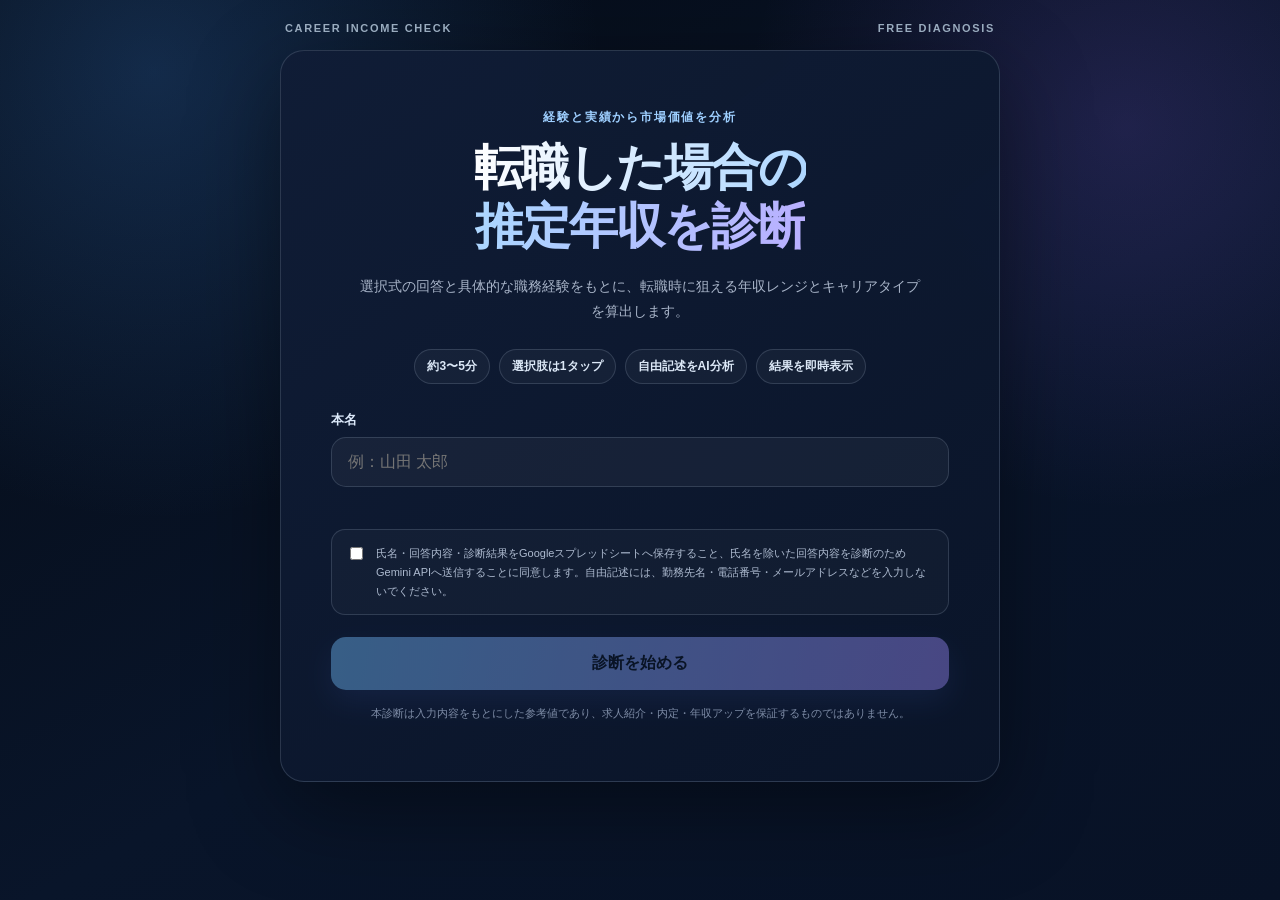
<file: career-income/index.html>
<!DOCTYPE html>
<html lang="ja">
<head>
  <meta charset="UTF-8">
  <meta name="viewport" content="width=device-width, initial-scale=1, viewport-fit=cover">
  <meta name="theme-color" content="#08101f">
  <meta name="description" content="現在の経験・実績・希望条件から、転職時の推定年収レンジを確認できる簡易診断です。">
  <title>転職年収診断</title>
  <style>
    :root{--bg:#07101f;--surface:#0f1c34;--surface2:#142440;--border:rgba(148,163,184,.23);--text:#f8fafc;--muted:#a8b4c8;--accent:#72bfff;--accent2:#9d8cff;--success:#4adea5;--warning:#ffd27d;--danger:#ffaaaa;--radius:20px}
    *{box-sizing:border-box}html{scroll-behavior:smooth}body{margin:0;min-height:100vh;padding:22px 14px 44px;color:var(--text);background:radial-gradient(circle at 12% 8%,rgba(54,120,201,.28),transparent 32%),radial-gradient(circle at 88% 14%,rgba(114,84,202,.22),transparent 28%),linear-gradient(150deg,#050b15,#09152a 56%,#081226);font-family:-apple-system,BlinkMacSystemFont,"Segoe UI","Hiragino Sans","Yu Gothic",Meiryo,sans-serif}button,input,textarea{font:inherit}button{-webkit-tap-highlight-color:transparent}.app{width:min(100%,720px);margin:0 auto}.top-label{display:flex;justify-content:space-between;padding:0 5px;margin-bottom:16px;color:#9aacbf;font-size:11px;font-weight:800;letter-spacing:.15em}.panel{overflow:hidden;border:1px solid var(--border);border-radius:24px;background:linear-gradient(145deg,rgba(16,29,54,.98),rgba(10,21,41,.96));box-shadow:0 28px 90px rgba(0,0,0,.42)}.screen{display:none}.screen.active{display:block;animation:fade .3s ease both}@keyframes fade{from{opacity:0;transform:translateY(8px)}to{opacity:1;transform:none}}.hero,.result-wrap,.narrative-wrap,.loading-wrap{padding:clamp(30px,7vw,58px) clamp(20px,6vw,50px)}.hero{text-align:center}.eyebrow{margin:0 0 12px;color:#9ecfff;font-size:12px;font-weight:900;letter-spacing:.15em}h1{margin:0;font-size:clamp(32px,7vw,49px);line-height:1.2;letter-spacing:-.04em}.gradient-text{background:linear-gradient(100deg,#fff,#abd5ff 52%,#b9afff);-webkit-background-clip:text;background-clip:text;color:transparent}.hero-copy{max-width:560px;margin:18px auto 0;color:var(--muted);font-size:14px;line-height:1.85}.badges{display:flex;flex-wrap:wrap;justify-content:center;gap:9px;margin:24px 0 27px}.badge{padding:8px 12px;border:1px solid var(--border);border-radius:999px;background:rgba(255,255,255,.035);color:#dce8f7;font-size:12px;font-weight:750}.field{text-align:left;margin:18px 0}.field label{display:block;margin-bottom:8px;color:#dce9fa;font-size:13px;font-weight:800}.field input,.field textarea{width:100%;border:1px solid var(--border);border-radius:15px;outline:none;color:var(--text);background:rgba(255,255,255,.045);transition:.2s}.field input{padding:15px 16px}.field textarea{min-height:145px;padding:14px 15px;line-height:1.75;resize:vertical}.field input:focus,.field textarea:focus{border-color:rgba(114,191,255,.75);box-shadow:0 0 0 4px rgba(114,191,255,.08)}.field-help{margin:7px 2px 0;color:#8391a8;font-size:11px;line-height:1.65}.counter{text-align:right;color:#7f8ca2;font-size:11px;margin-top:5px}.error{min-height:18px;margin:6px 2px 0;color:var(--danger);font-size:11px}.consent{display:flex;gap:10px;align-items:flex-start;margin:18px 0 22px;padding:14px;border:1px solid var(--border);border-radius:14px;background:rgba(255,255,255,.028);text-align:left;color:#aebbd0;font-size:11px;line-height:1.7}.consent input{margin-top:3px;accent-color:#80c4ff}.primary,.secondary,.back-link{border-radius:15px;cursor:pointer;font-weight:850;transition:.18s}.primary{width:100%;padding:16px 18px;border:0;color:#07101d;background:linear-gradient(100deg,var(--accent),var(--accent2));box-shadow:0 12px 30px rgba(94,133,255,.22)}.secondary{width:100%;padding:15px 18px;color:var(--text);border:1px solid var(--border);background:rgba(255,255,255,.035)}.primary:hover,.secondary:hover{transform:translateY(-1px)}button:disabled{opacity:.42;cursor:not-allowed;transform:none!important}.privacy{margin:15px 0 0;color:#7f8da5;font-size:10.5px;line-height:1.7}.quiz-head{padding:24px clamp(18px,5vw,38px) 0}.quiz-meta{display:flex;justify-content:space-between;color:var(--muted);font-size:11px;font-weight:750}.progress{height:7px;margin-top:10px;overflow:hidden;border-radius:99px;background:rgba(148,163,184,.13)}.progress>div{height:100%;width:0;border-radius:inherit;background:linear-gradient(90deg,var(--accent),var(--accent2));transition:width .32s}.quiz-body{padding:30px clamp(18px,5vw,38px) 34px}.kicker{margin:0 0 10px;color:#95c8f9;font-size:11px;font-weight:900;letter-spacing:.13em}.question{margin:0;font-size:clamp(20px,4.8vw,28px);line-height:1.5;letter-spacing:-.025em}.help{margin:9px 0 22px;color:var(--muted);font-size:12px;line-height:1.7}.choices{display:grid;gap:10px}.choice{display:flex;align-items:center;gap:12px;width:100%;padding:15px 16px;color:#eef5ff;text-align:left;border:1px solid var(--border);border-radius:15px;background:rgba(255,255,255,.035);cursor:pointer;transition:.16s}.choice:hover{border-color:rgba(114,191,255,.58);background:rgba(88,166,255,.08);transform:translateX(3px)}.choice.selected{border-color:#8fc8ff;background:linear-gradient(90deg,rgba(88,166,255,.15),rgba(157,140,255,.12))}.choice-index{display:grid;place-items:center;flex:0 0 29px;width:29px;height:29px;border:1px solid rgba(148,163,184,.25);border-radius:9px;color:#9fb0c7;font-size:11px;font-weight:900}.choice.selected .choice-index{border-color:transparent;color:#07101d;background:linear-gradient(130deg,#8ed0ff,#a99dff)}.back-link{display:inline-flex;margin-top:22px;padding:9px 2px;color:#91a0b5;border:0;background:none;font-size:12px}.back-link:hover{color:#eaf3ff}.narrative-head h2{margin:5px 0 10px;font-size:clamp(25px,5vw,35px);letter-spacing:-.03em}.narrative-head p{margin:0 0 26px;color:var(--muted);font-size:13px;line-height:1.8}.narrative-actions{display:grid;grid-template-columns:.7fr 1.3fr;gap:10px;margin-top:24px}.loading-wrap{text-align:center}.spinner{width:52px;height:52px;margin:4px auto 22px;border:4px solid rgba(255,255,255,.1);border-top-color:var(--accent);border-radius:50%;animation:spin .8s linear infinite}@keyframes spin{to{transform:rotate(360deg)}}.loading-wrap h2{margin:0 0 10px;font-size:clamp(24px,5vw,34px)}.loading-wrap>p{margin:0;color:var(--muted);font-size:13px;line-height:1.75}.analysis-steps{display:grid;gap:9px;max-width:430px;margin:25px auto 0;text-align:left}.analysis-step{display:flex;gap:10px;align-items:center;padding:11px 13px;border:1px solid var(--border);border-radius:12px;color:#8390a6;background:rgba(255,255,255,.025);font-size:12px;transition:.25s}.analysis-step.active{color:#dcecff;border-color:rgba(114,191,255,.38);background:rgba(114,191,255,.07)}.analysis-step.done{color:#c8f8e5;border-color:rgba(74,222,165,.28)}.step-dot{width:9px;height:9px;border-radius:50%;background:#56647a}.active .step-dot{background:var(--accent);box-shadow:0 0 0 5px rgba(114,191,255,.1)}.done .step-dot{background:var(--success)}.result-top{text-align:center;padding:2px 0 24px}.result-type{margin:5px 0 10px;font-size:clamp(28px,6vw,42px);line-height:1.25;letter-spacing:-.04em}.result-summary{max-width:590px;margin:auto;color:var(--muted);font-size:13px;line-height:1.85}.analysis-badge{display:inline-block;margin-top:13px;padding:7px 11px;border:1px solid rgba(114,191,255,.28);border-radius:999px;color:#acd6ff;background:rgba(114,191,255,.07);font-size:10px;font-weight:800}.salary{margin-bottom:16px;padding:27px 20px;text-align:center;border:1px solid rgba(114,191,255,.3);border-radius:19px;background:linear-gradient(135deg,rgba(37,89,153,.28),rgba(91,70,159,.24))}.salary-label{color:#b7c8df;font-size:11px;font-weight:900;letter-spacing:.1em}.salary-value{margin:9px 0 8px;font-size:clamp(34px,8vw,52px);font-weight:950;letter-spacing:-.05em}.salary-diff{color:var(--success);font-size:13px;font-weight:850}.salary-diff.neutral{color:var(--warning)}.salary-diff.down{color:var(--danger)}.meter,.card{border:1px solid var(--border);border-radius:18px;background:rgba(255,255,255,.028)}.meter{padding:21px;margin-bottom:16px}.meter-head{display:flex;justify-content:space-between;margin-bottom:10px;font-size:12px;font-weight:850}.meter-track{height:9px;overflow:hidden;border-radius:99px;background:rgba(148,163,184,.14)}.meter-fill{height:100%;width:0;border-radius:inherit;background:linear-gradient(90deg,var(--accent),var(--accent2));transition:width .9s}.meter-note{margin:10px 0 0;color:var(--muted);font-size:11px;line-height:1.7}.grid{display:grid;grid-template-columns:1fr 1fr;gap:13px;margin-bottom:13px}.card{padding:20px;margin-bottom:13px}.card h3{margin:0 0 12px;color:#dceaff;font-size:13px}.card ul{margin:0;padding-left:18px;color:var(--muted);font-size:12px;line-height:1.9}.save-status{margin:15px 0;padding:12px 13px;border:1px solid var(--border);border-radius:12px;color:#9fb0c6;background:rgba(255,255,255,.025);font-size:10.5px;line-height:1.65}.save-status.success{color:#bdf5dd;border-color:rgba(74,222,165,.25)}.save-status.error{color:#ffd0d0;border-color:rgba(255,170,170,.25)}.disclaimer{margin:15px 0;padding:14px 15px;border:1px solid rgba(255,210,125,.18);border-radius:13px;color:#aab5c6;background:rgba(255,210,125,.04);font-size:10px;line-height:1.75}.result-actions{display:grid;grid-template-columns:1fr 1fr;gap:10px}.toast{position:fixed;left:50%;bottom:25px;z-index:20;transform:translate(-50%,16px);padding:10px 15px;border-radius:999px;color:#07101d;background:#e3f0ff;font-size:11px;font-weight:850;opacity:0;pointer-events:none;transition:.22s}.toast.show{opacity:1;transform:translate(-50%,0)}@media(max-width:600px){body{padding:15px 10px 32px}.grid,.result-actions{grid-template-columns:1fr}.narrative-actions{grid-template-columns:.65fr 1.35fr}.hero,.result-wrap,.narrative-wrap,.loading-wrap{padding-left:18px;padding-right:18px}.field textarea{min-height:130px}}
  </style>
</head>
<body>
<main class="app">
  <div class="top-label"><span>CAREER INCOME CHECK</span><span>FREE DIAGNOSIS</span></div>
  <section class="panel">
    <div id="start-screen" class="screen active hero">
      <p class="eyebrow">経験と実績から市場価値を分析</p>
      <h1><span class="gradient-text">転職した場合の<br>推定年収を診断</span></h1>
      <p class="hero-copy">選択式の回答と具体的な職務経験をもとに、転職時に狙える年収レンジとキャリアタイプを算出します。</p>
      <div class="badges"><span class="badge">約3〜5分</span><span class="badge">選択肢は1タップ</span><span class="badge">自由記述をAI分析</span><span class="badge">結果を即時表示</span></div>
      <div class="field"><label for="full-name">本名</label><input id="full-name" type="text" maxlength="60" autocomplete="name" placeholder="例：山田 太郎"><p id="name-error" class="error"></p></div>
      <label class="consent"><input id="consent" type="checkbox"><span>氏名・回答内容・診断結果をGoogleスプレッドシートへ保存すること、氏名を除いた回答内容を診断のためGemini APIへ送信することに同意します。自由記述には、勤務先名・電話番号・メールアドレスなどを入力しないでください。</span></label>
      <button id="start-btn" class="primary" type="button" disabled>診断を始める</button>
      <p class="privacy">本診断は入力内容をもとにした参考値であり、求人紹介・内定・年収アップを保証するものではありません。</p>
    </div>

    <div id="quiz-screen" class="screen">
      <div class="quiz-head"><div class="quiz-meta"><span id="progress-label"></span><span id="progress-count"></span></div><div class="progress"><div id="progress-fill"></div></div></div>
      <div class="quiz-body"><p id="question-kicker" class="kicker"></p><h2 id="question-title" class="question"></h2><p class="help">最も近いものを1つタップしてください。選択すると自動で次へ進みます。</p><div id="choices" class="choices"></div><button id="back-btn" type="button" class="back-link">← ひとつ前に戻る</button></div>
    </div>

    <div id="narrative-screen" class="screen">
      <div class="narrative-wrap">
        <div class="narrative-head"><p class="eyebrow">WORK EXPERIENCE</p><h2>具体的な経験を教えてください</h2><p>ここで入力した内容を分析し、推定年収・強み・改善ポイントへ反映します。</p></div>
        <div class="field"><label for="work-details">現在の仕事内容と役割</label><textarea id="work-details" maxlength="600" placeholder="例：太陽光発電の個人向け訪問営業を担当しています。新規開拓から商談、契約まで一人で対応し、新人2名の同行指導も行っています。"></textarea><p class="field-help">担当業務、顧客、商材、責任範囲、教育・管理経験などを記載してください。</p><div id="work-count" class="counter">0 / 600</div></div>
        <div class="field"><label for="achievement-details">最も成果を出した経験</label><textarea id="achievement-details" maxlength="600" placeholder="例：月間目標8件に対して平均10件を6か月継続し、営業30名中5位でした。"></textarea><p class="field-help">売上、件数、達成率、順位、改善率、継続期間など、分かる範囲で数字も記載してください。</p><div id="achievement-count" class="counter">0 / 600</div></div>
        <div class="field"><label for="career-goal">転職で実現したいこと</label><textarea id="career-goal" maxlength="400" placeholder="例：訪問営業の経験を活かして法人営業に移り、年収450万円以上を目指したいです。"></textarea><p class="field-help">希望職種、希望年収、仕事内容、将来的なキャリアなどを記載してください。</p><div id="goal-count" class="counter">0 / 400</div></div>
        <p id="narrative-error" class="error"></p>
        <div class="narrative-actions"><button id="narrative-back" type="button" class="secondary">戻る</button><button id="analyze-btn" type="button" class="primary" disabled>診断結果を算出する</button></div>
      </div>
    </div>

    <div id="loading-screen" class="screen"><div class="loading-wrap"><div class="spinner"></div><h2>回答内容を分析しています</h2><p id="loading-message">現在の経験と実績を確認しています。</p><div class="analysis-steps"><div class="analysis-step active"><span class="step-dot"></span><span>職務経験と役割を整理</span></div><div class="analysis-step"><span class="step-dot"></span><span>実績・専門性・再現性を評価</span></div><div class="analysis-step"><span class="step-dot"></span><span>希望条件との適合度を分析</span></div><div class="analysis-step"><span class="step-dot"></span><span>推定年収レンジを算出</span></div></div></div></div>

    <div id="result-screen" class="screen"><div class="result-wrap">
      <div class="result-top"><p class="eyebrow">DIAGNOSIS RESULT</p><h2 id="result-type" class="result-type gradient-text"></h2><p id="result-summary" class="result-summary"></p><span id="analysis-badge" class="analysis-badge"></span></div>
      <div class="salary"><div class="salary-label">推定転職年収レンジ</div><div id="salary-range" class="salary-value"></div><div id="salary-diff" class="salary-diff"></div></div>
      <div class="meter"><div class="meter-head"><span>転職実現度</span><span id="feasibility-label"></span></div><div class="meter-track"><div id="feasibility-fill" class="meter-fill"></div></div><p id="feasibility-note" class="meter-note"></p></div>
      <div class="grid"><article class="card"><h3>評価されやすいポイント</h3><ul id="strength-list"></ul></article><article class="card"><h3>年収を上げるためのポイント</h3><ul id="action-list"></ul></article></div>
      <article class="card"><h3>相性のよいキャリア方向性</h3><ul id="direction-list"></ul></article>
      <div id="save-status" class="save-status">回答内容を保存しています。</div>
      <div class="disclaimer">本診断は、入力された回答とAIによる文章評価を組み合わせた簡易的な推定です。実際の年収は、求人企業、職務経歴、選考評価、勤務地、雇用条件、求人状況などによって変動します。</div>
      <div class="result-actions"><button id="copy-btn" type="button" class="primary">診断結果をコピー</button><button id="restart-btn" type="button" class="secondary">もう一度診断する</button></div>
    </div></div>
  </section>
</main>
<div id="toast" class="toast">結果をコピーしました</div>
<script src="./config.js?v=3"></script>
<script src="./questions.js?v=3"></script>
<script src="./engine.js?v=3"></script>
<script src="./app.js?v=3"></script>
</body>
</html>
</file>
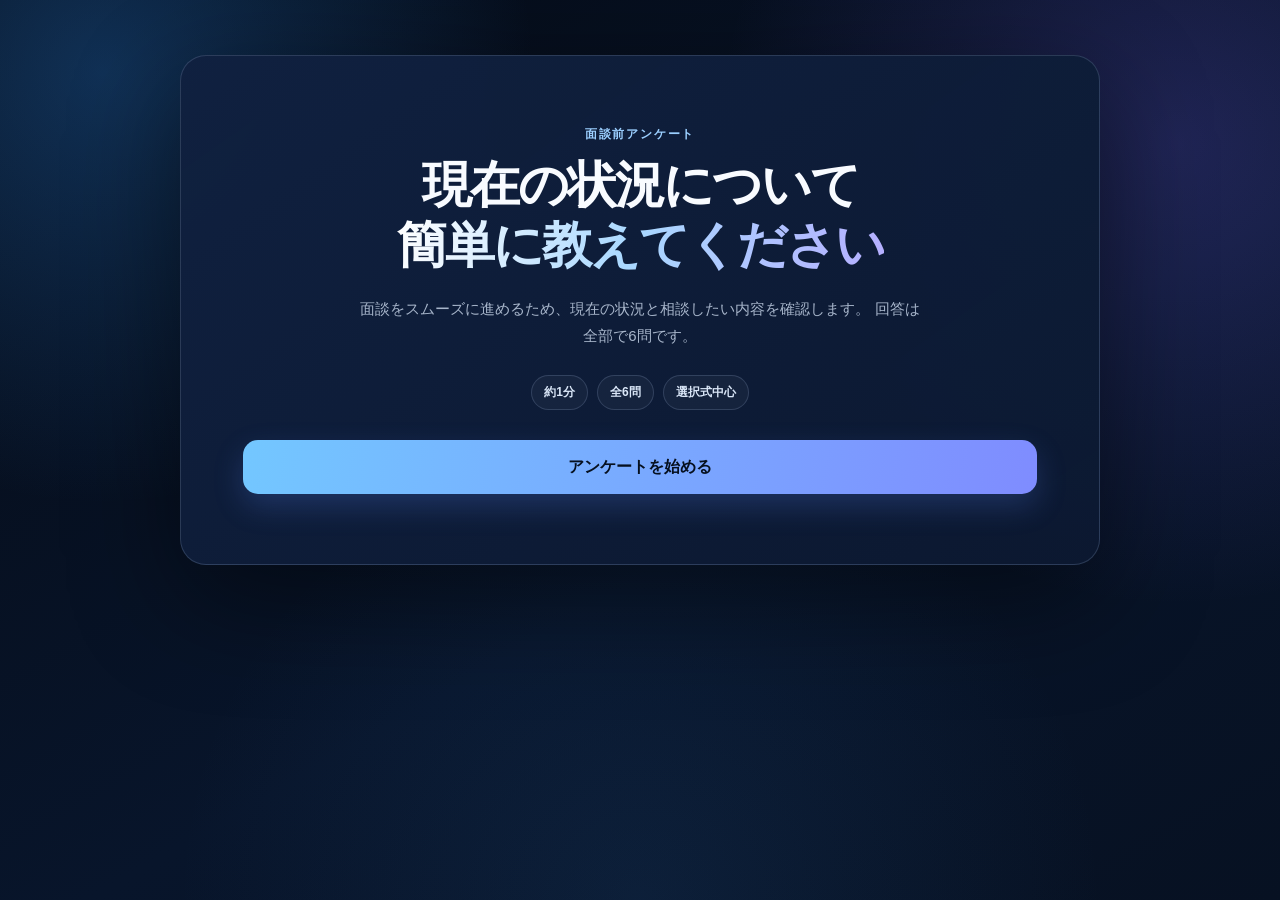
<file: insurance-survey/index.html>
<!doctype html>
<html lang="ja">
<head>
  <meta charset="utf-8">
  <meta name="viewport" content="width=device-width, initial-scale=1">
  <meta name="theme-color" content="#08152b">
  <meta name="description" content="面談前の簡単なアンケートです。">
  <title>面談前アンケート</title>
  <link rel="stylesheet" href="./styles.css?v=5">
  <link rel="stylesheet" href="./result-fix.css?v=1">
</head>
<body>
  <main class="app-shell">
    <section class="panel" aria-live="polite">
      <div id="screen-start" class="screen active hero">
        <p class="eyebrow">面談前アンケート</p>
        <h1>現在の状況について<br><span class="gradient-text">簡単に教えてください</span></h1>
        <p class="hero-copy">
          面談をスムーズに進めるため、現在の状況と相談したい内容を確認します。
          回答は全部で6問です。
        </p>
        <div class="badge-row" aria-label="アンケート概要">
          <span class="badge">約1分</span>
          <span class="badge">全6問</span>
          <span class="badge">選択式中心</span>
        </div>
        <button id="start-button" class="button button-primary" type="button">アンケートを始める</button>
      </div>

      <div id="screen-form" class="screen">
        <div class="progress-header">
          <div class="progress-meta">
            <span id="section-label">基本情報</span>
            <span id="progress-count">1 / 6</span>
          </div>
          <div class="progress-track" aria-hidden="true">
            <div id="progress-fill" class="progress-fill"></div>
          </div>
        </div>

        <div class="question-area">
          <p id="question-kicker" class="question-kicker"></p>
          <h2 id="question-title" class="question-title"></h2>
          <p id="question-help" class="question-help"></p>
          <div id="answer-area"></div>

          <div class="navigation-row">
            <button id="back-button" class="button button-secondary" type="button">戻る</button>
            <button id="next-button" class="button button-primary" type="button">次へ</button>
          </div>
        </div>
      </div>

      <div id="screen-complete" class="screen result-screen">
        <div class="result-heading">
          <p class="result-eyebrow">YOUR CONSULTATION TYPE</p>
          <div id="result-code" class="result-code">PLAN</div>
          <div class="result-heading-copy">
            <span class="result-label">あなたの相談タイプは</span>
            <h2 id="result-title" class="result-title">じっくり整理タイプ</h2>
            <p id="result-description" class="result-description"></p>
          </div>
        </div>

        <div class="result-grid">
          <section class="result-card result-card-feature">
            <span class="result-card-number">01</span>
            <div>
              <p class="result-card-label">TYPE PROFILE</p>
              <h3>あなたの傾向</h3>
              <ul id="result-traits" class="result-list"></ul>
            </div>
          </section>

          <section class="result-card">
            <span class="result-card-number">02</span>
            <div>
              <p class="result-card-label">YOUR INTERESTS</p>
              <h3>気になっているテーマ</h3>
              <div id="result-tags" class="result-tags" aria-label="気になるテーマ"></div>
            </div>
          </section>

          <section class="result-card result-card-wide">
            <span class="result-card-number">03</span>
            <div>
              <p class="result-card-label">MEETING GUIDE</p>
              <h3>面談で整理するとよいこと</h3>
              <ul id="result-focus" class="result-list focus-list"></ul>
            </div>
          </section>
        </div>

        <div class="result-message">
          <span class="result-message-mark">“</span>
          <p id="result-message-text"></p>
        </div>

        <div class="screenshot-card">
          <span class="screenshot-icon" aria-hidden="true">▣</span>
          <div>
            <strong>この診断結果をスクショしてください</strong>
            <p>スクリーンショットを保存して、面談当日にご参加ください。</p>
          </div>
        </div>
      </div>
    </section>
  </main>

  <iframe id="submission-frame" name="submission-frame" title="回答送信" hidden></iframe>
  <div id="toast" class="toast" role="status"></div>
  <script src="./app.js?v=5"></script>
  <script src="./submission-fix.js?v=2"></script>
</body>
</html>
</file>
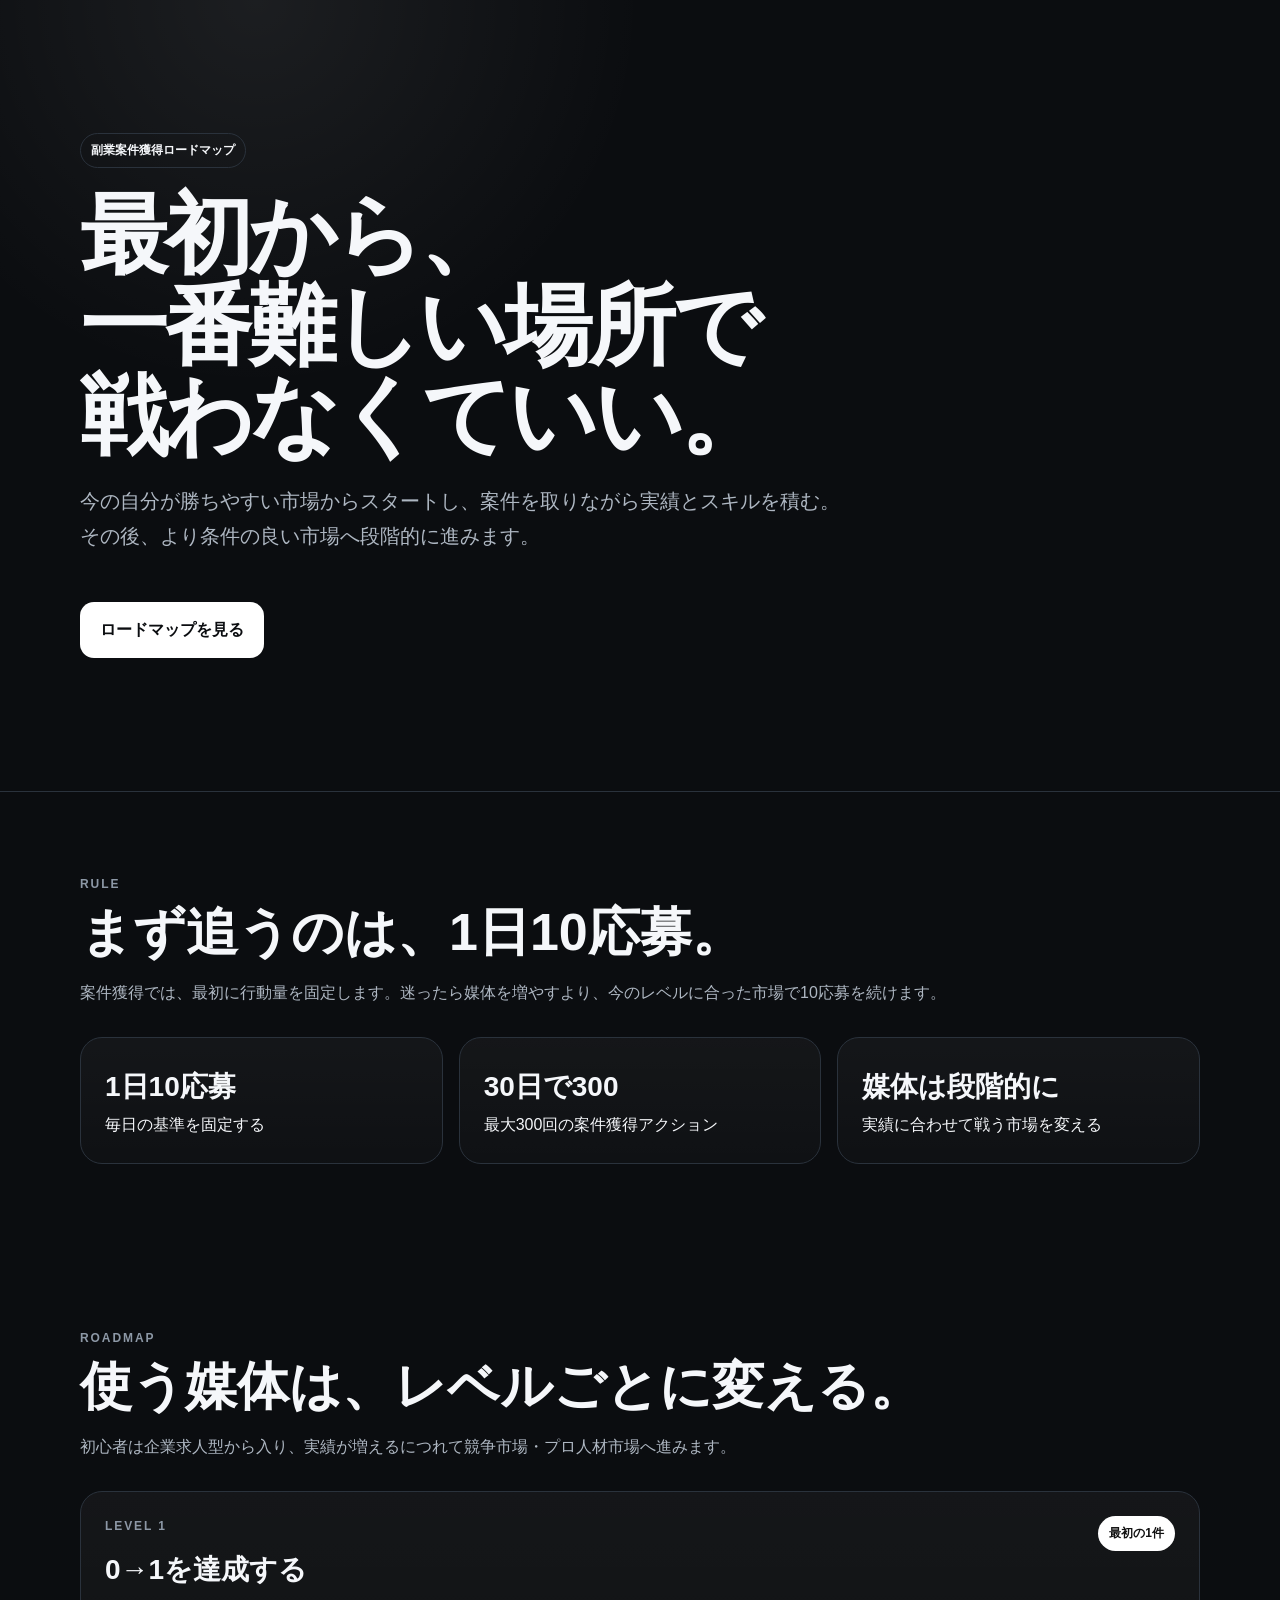
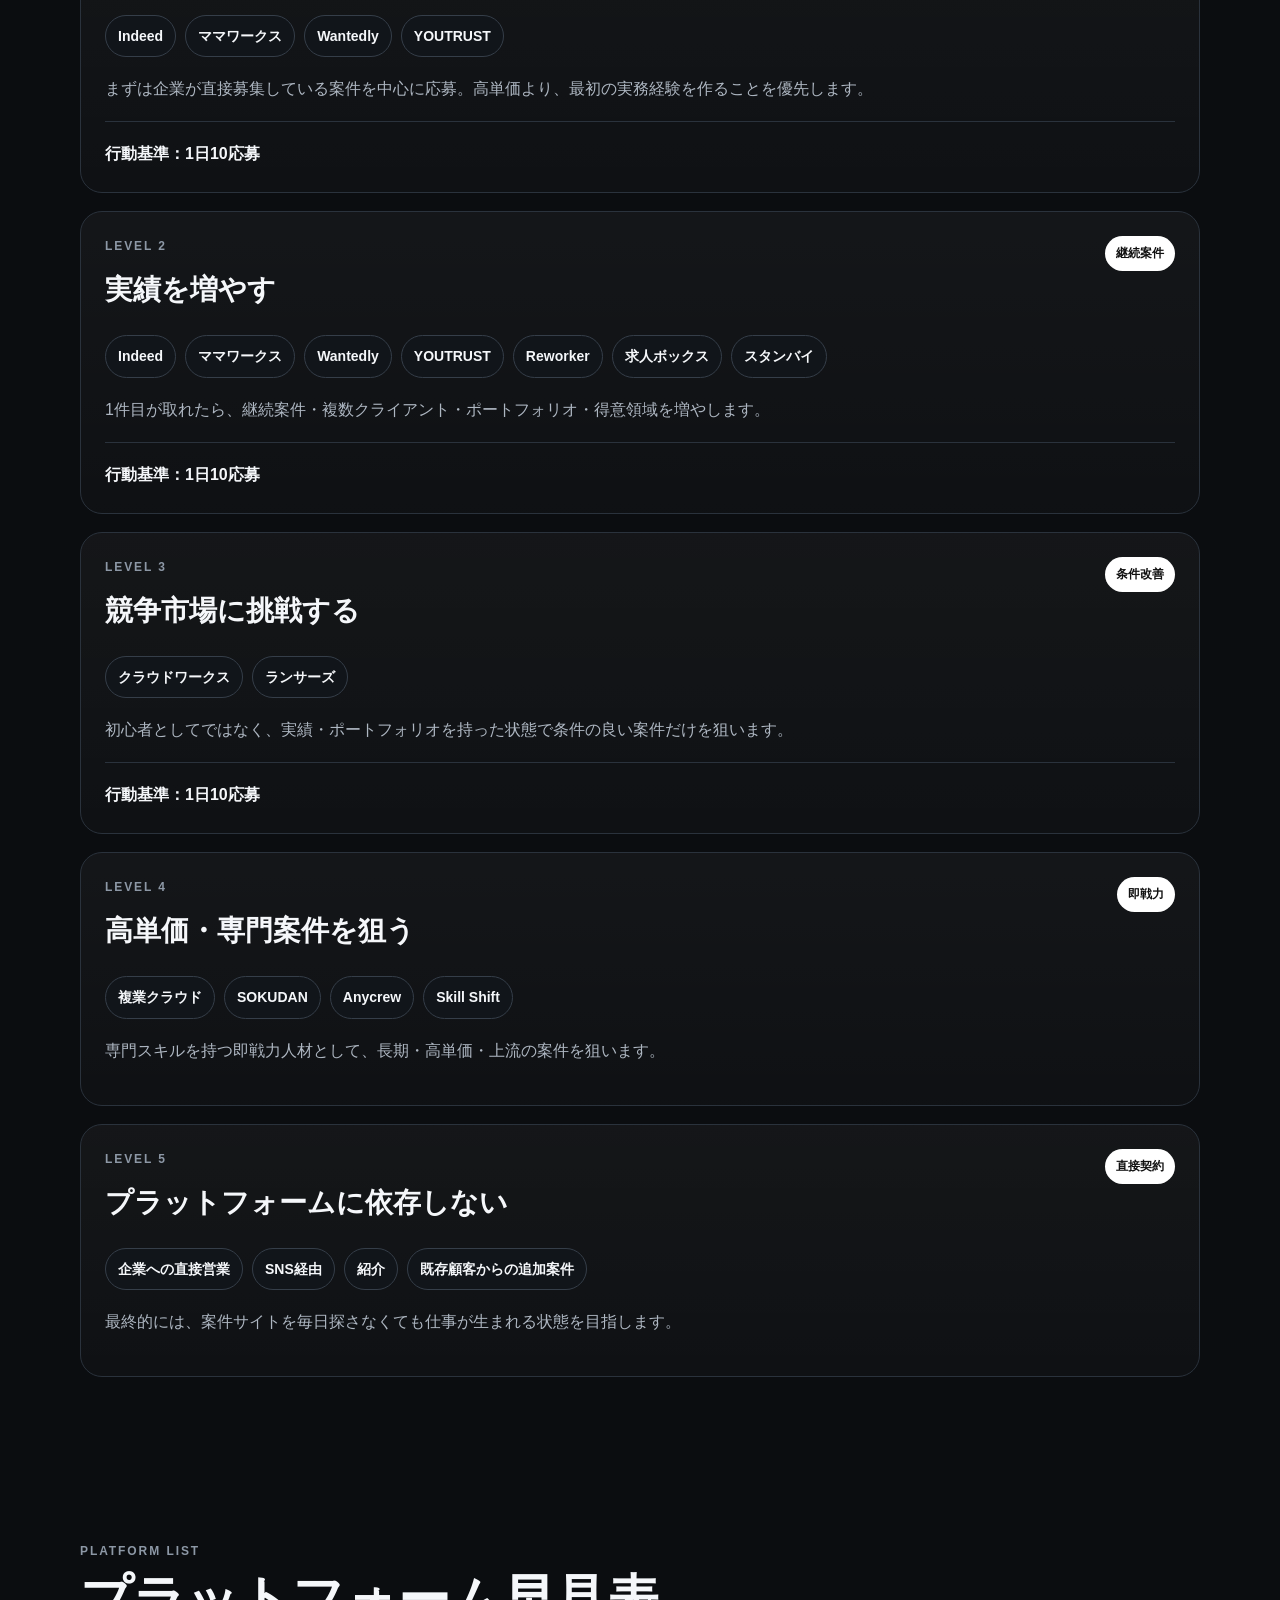
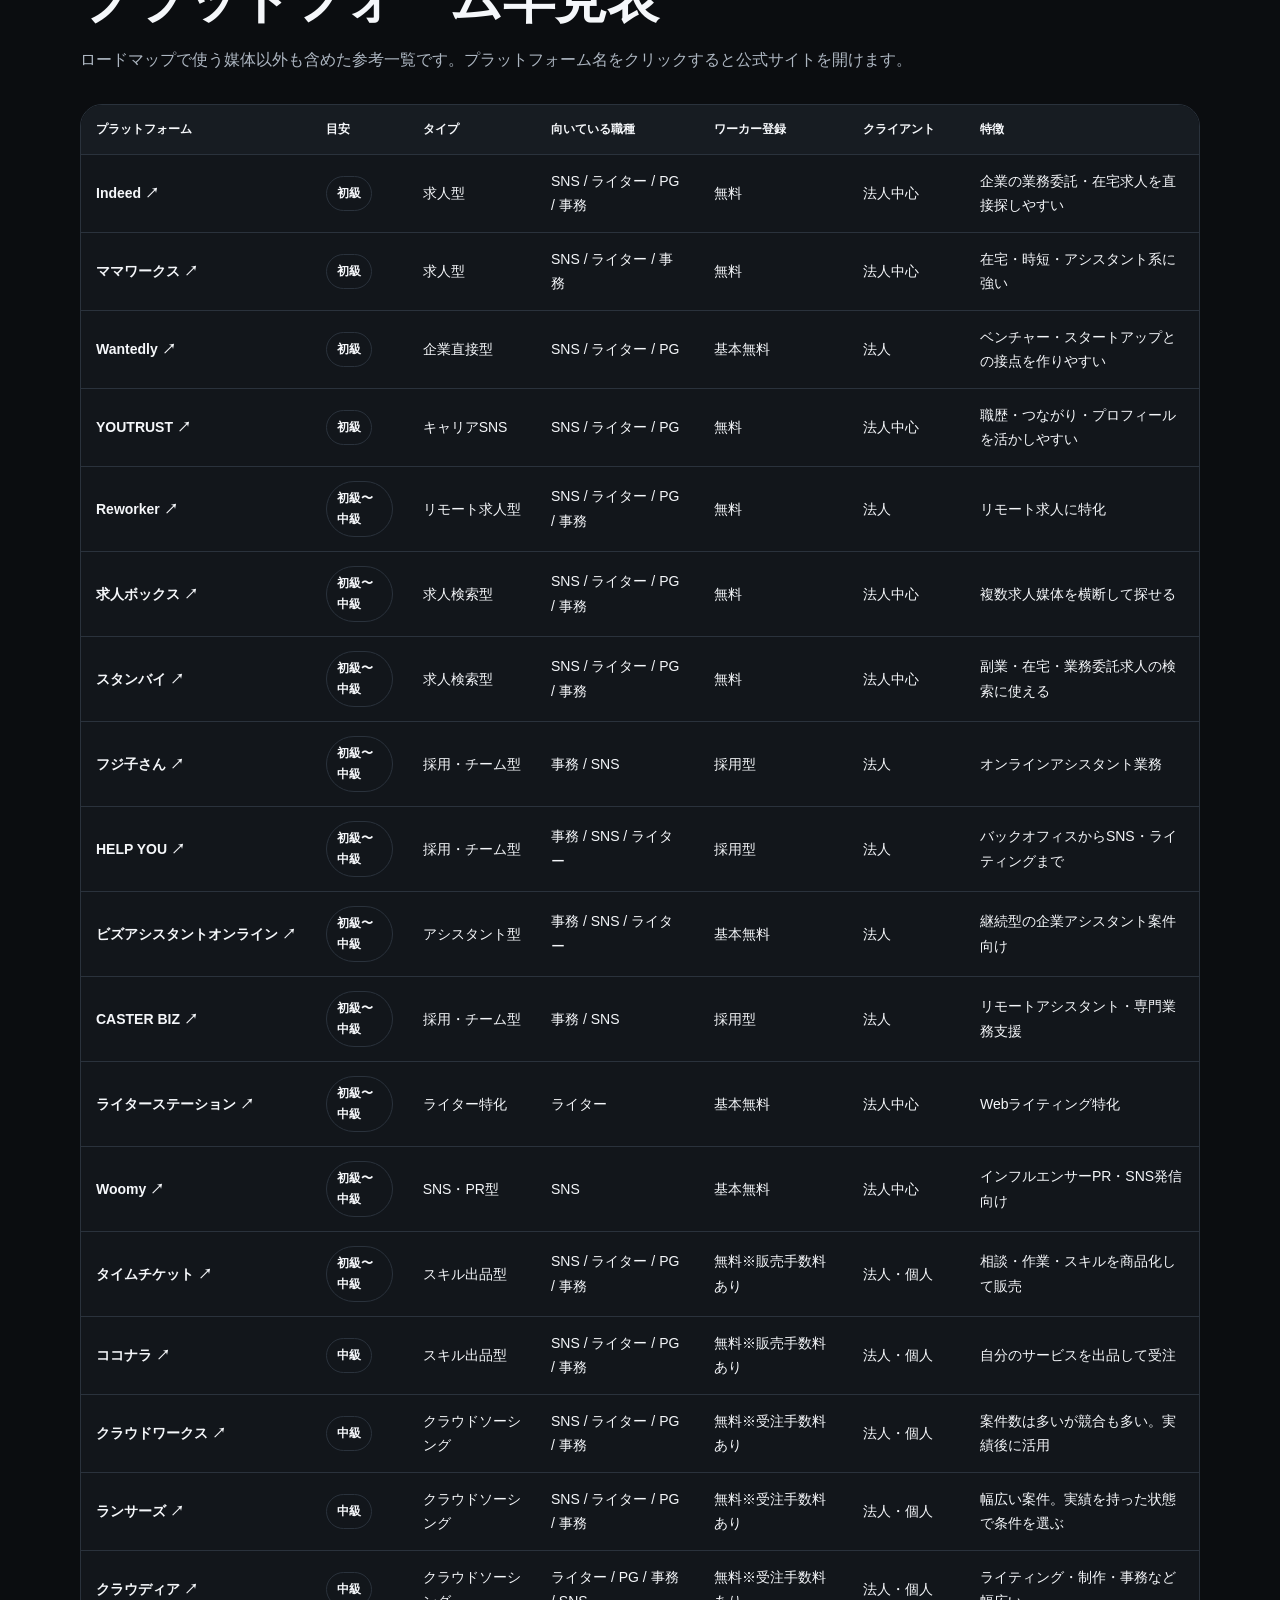
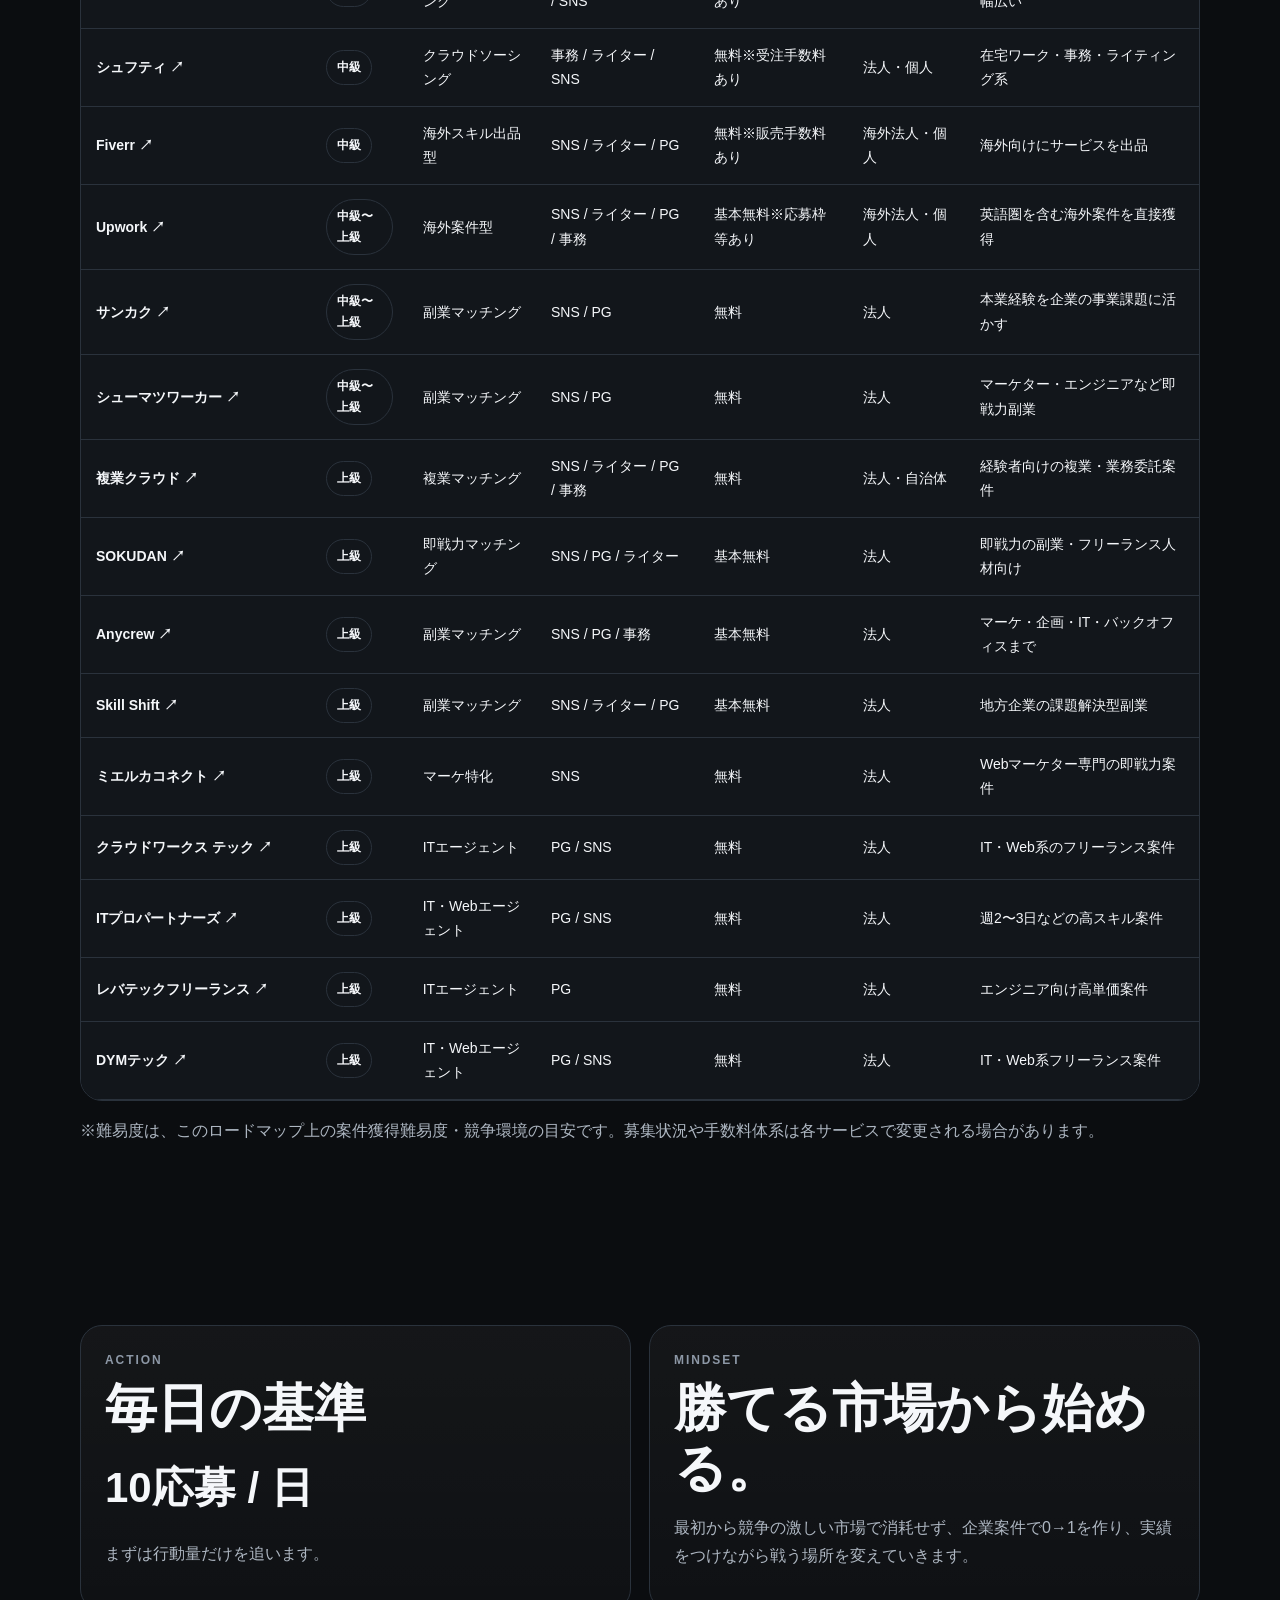
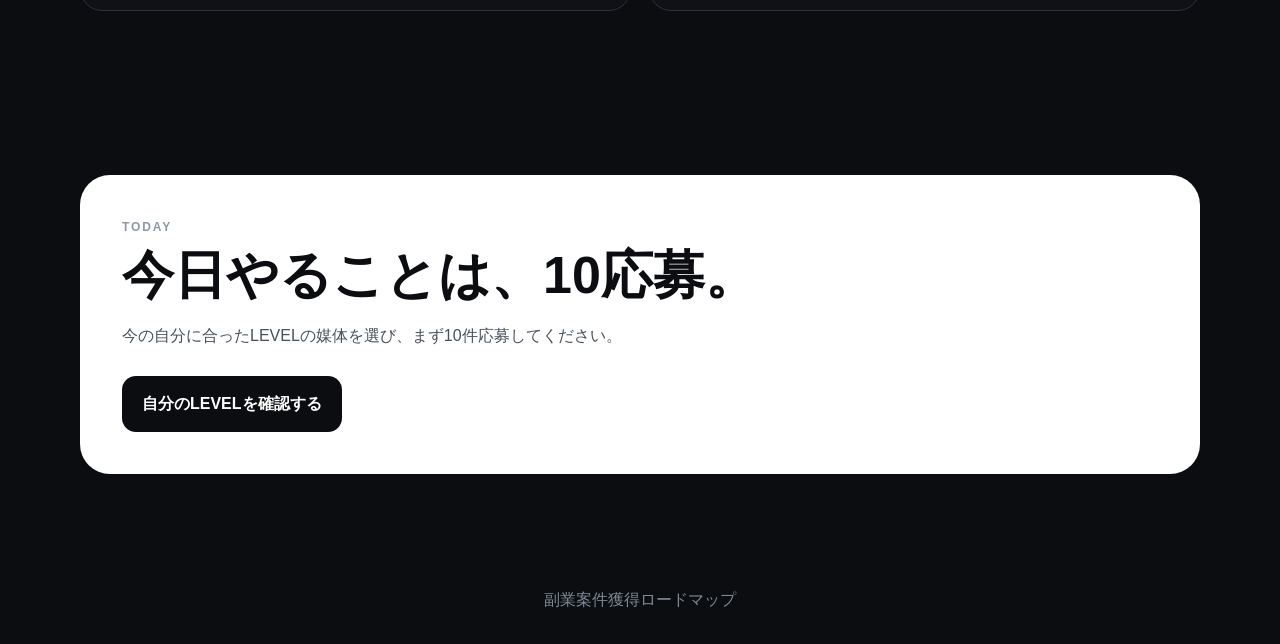
<file: share/sidejob-roadmap-k7m4q9x2/index.html>
<!doctype html><html lang="ja"><head>
<meta charset="utf-8"><meta name="viewport" content="width=device-width,initial-scale=1">
<meta name="robots" content="noindex,nofollow,noarchive"><meta name="googlebot" content="noindex,nofollow,noarchive">
<meta name="description" content="副業案件獲得のプラットフォーム選定ロードマップ">
<title>副業案件獲得ロードマップ</title><style>
:root{--bg:#0b0d10;--panel:#12161b;--text:#f5f7fa;--muted:#aeb7c2;--line:#2a323c;--max:1120px}
*{box-sizing:border-box}html{scroll-behavior:smooth}body{margin:0;background:#0b0d10;color:var(--text);font-family:-apple-system,BlinkMacSystemFont,"Segoe UI","Noto Sans JP","Yu Gothic",sans-serif;line-height:1.75}a{color:inherit;text-decoration:none}.wrap{width:min(calc(100% - 32px),var(--max));margin:auto}.hero{min-height:88vh;display:flex;align-items:center;padding:72px 0;border-bottom:1px solid var(--line);background:radial-gradient(circle at 20% 0%,rgba(255,255,255,.07),transparent 30%)}.badge,.rank{display:inline-block;border:1px solid var(--line);border-radius:999px;padding:6px 10px;font-size:12px;font-weight:800}.hero h1{font-size:clamp(42px,8vw,88px);line-height:1.03;letter-spacing:-.045em;margin:22px 0}.hero p,.lead,.level p,.box p,.note{color:var(--muted)}.hero p{max-width:760px;font-size:20px}.btn{display:inline-flex;padding:14px 20px;border-radius:14px;background:#fff;color:#0b0d10;font-weight:800;margin-top:28px}section{padding:82px 0}h2{font-size:clamp(32px,5vw,52px);line-height:1.15;margin:0 0 12px}.eyebrow{font-size:12px;font-weight:900;letter-spacing:.16em;color:#8d98a6;margin-bottom:8px}.rules{display:grid;grid-template-columns:repeat(3,1fr);gap:16px;margin-top:30px}.rule,.level,.box{border:1px solid var(--line);background:linear-gradient(180deg,rgba(255,255,255,.04),rgba(255,255,255,.015));border-radius:22px;padding:24px}.rule strong{display:block;font-size:28px}.roadmap{display:grid;gap:18px;margin-top:30px}.leveltop{display:flex;justify-content:space-between;gap:16px}.level h3{font-size:28px;margin:3px 0}.goal{background:#fff;color:#111;border-radius:999px;padding:7px 11px;font-size:12px;font-weight:900;height:max-content}.platforms{display:flex;flex-wrap:wrap;gap:9px;margin:18px 0}.chip{border:1px solid #353e49;background:#11151a;border-radius:999px;padding:8px 12px;font-size:14px;font-weight:750}.chip:hover,.plink:hover{text-decoration:underline}.kpi{margin-top:18px;padding-top:18px;border-top:1px solid var(--line);font-weight:900}.tablewrap{overflow:auto;border:1px solid var(--line);border-radius:22px;margin-top:30px}.qt{width:100%;min-width:1100px;border-collapse:collapse;background:var(--panel);font-size:14px}.qt th,.qt td{padding:14px 15px;border-bottom:1px solid var(--line);text-align:left;vertical-align:middle}.qt th{background:#171c22;font-size:12px;white-space:nowrap}.plink{font-weight:850;white-space:nowrap}.action{display:grid;grid-template-columns:1fr 1fr;gap:18px}.big{font-size:42px;font-weight:900}.cta{background:#fff;color:#0b0d10;border-radius:30px;padding:42px}.cta p{color:#47505b}.cta .btn{background:#0b0d10;color:#fff;margin-top:10px}footer{text-align:center;color:#7f8996;padding:30px}
@media(max-width:760px){.hero{min-height:auto;padding:60px 0}section{padding:58px 0}.rules,.action{grid-template-columns:1fr}.leveltop{flex-direction:column}.cta{padding:28px 22px}.hero p{font-size:17px}}
</style></head><body>
<header class="hero"><div class="wrap"><span class="badge">副業案件獲得ロードマップ</span><h1>最初から、<br>一番難しい場所で<br>戦わなくていい。</h1><p>今の自分が勝ちやすい市場からスタートし、案件を取りながら実績とスキルを積む。その後、より条件の良い市場へ段階的に進みます。</p><a class="btn" href="#roadmap">ロードマップを見る</a></div></header>
<main>
<section><div class="wrap"><div class="eyebrow">RULE</div><h2>まず追うのは、1日10応募。</h2><p class="lead">案件獲得では、最初に行動量を固定します。迷ったら媒体を増やすより、今のレベルに合った市場で10応募を続けます。</p><div class="rules"><div class="rule"><strong>1日10応募</strong><span>毎日の基準を固定する</span></div><div class="rule"><strong>30日で300</strong><span>最大300回の案件獲得アクション</span></div><div class="rule"><strong>媒体は段階的に</strong><span>実績に合わせて戦う市場を変える</span></div></div></div></section>
<section id="roadmap"><div class="wrap"><div class="eyebrow">ROADMAP</div><h2>使う媒体は、レベルごとに変える。</h2><p class="lead">初心者は企業求人型から入り、実績が増えるにつれて競争市場・プロ人材市場へ進みます。</p><div class="roadmap">
<article class="level"><div class="leveltop"><div><div class="eyebrow">LEVEL 1</div><h3>0→1を達成する</h3></div><span class="goal">最初の1件</span></div><div class="platforms"><a class="chip" href="https://jp.indeed.com/" target="_blank" rel="noopener noreferrer">Indeed</a><a class="chip" href="https://mamaworks.jp/" target="_blank" rel="noopener noreferrer">ママワークス</a><a class="chip" href="https://www.wantedly.com/" target="_blank" rel="noopener noreferrer">Wantedly</a><a class="chip" href="https://youtrust.jp/" target="_blank" rel="noopener noreferrer">YOUTRUST</a></div><p>まずは企業が直接募集している案件を中心に応募。高単価より、最初の実務経験を作ることを優先します。</p><div class="kpi">行動基準：1日10応募</div></article>
<article class="level"><div class="leveltop"><div><div class="eyebrow">LEVEL 2</div><h3>実績を増やす</h3></div><span class="goal">継続案件</span></div><div class="platforms"><a class="chip" href="https://jp.indeed.com/" target="_blank" rel="noopener noreferrer">Indeed</a><a class="chip" href="https://mamaworks.jp/" target="_blank" rel="noopener noreferrer">ママワークス</a><a class="chip" href="https://www.wantedly.com/" target="_blank" rel="noopener noreferrer">Wantedly</a><a class="chip" href="https://youtrust.jp/" target="_blank" rel="noopener noreferrer">YOUTRUST</a><a class="chip" href="https://www.reworker.jp/" target="_blank" rel="noopener noreferrer">Reworker</a><a class="chip" href="https://xn--pckua2a7gp15o89zb.com/" target="_blank" rel="noopener noreferrer">求人ボックス</a><a class="chip" href="https://jp.stanby.com/" target="_blank" rel="noopener noreferrer">スタンバイ</a></div><p>1件目が取れたら、継続案件・複数クライアント・ポートフォリオ・得意領域を増やします。</p><div class="kpi">行動基準：1日10応募</div></article>
<article class="level"><div class="leveltop"><div><div class="eyebrow">LEVEL 3</div><h3>競争市場に挑戦する</h3></div><span class="goal">条件改善</span></div><div class="platforms"><a class="chip" href="https://crowdworks.jp/" target="_blank" rel="noopener noreferrer">クラウドワークス</a><a class="chip" href="https://www.lancers.jp/" target="_blank" rel="noopener noreferrer">ランサーズ</a></div><p>初心者としてではなく、実績・ポートフォリオを持った状態で条件の良い案件だけを狙います。</p><div class="kpi">行動基準：1日10応募</div></article>
<article class="level"><div class="leveltop"><div><div class="eyebrow">LEVEL 4</div><h3>高単価・専門案件を狙う</h3></div><span class="goal">即戦力</span></div><div class="platforms"><a class="chip" href="https://talent.aw-anotherworks.com/" target="_blank" rel="noopener noreferrer">複業クラウド</a><a class="chip" href="https://sokudan.work/" target="_blank" rel="noopener noreferrer">SOKUDAN</a><a class="chip" href="https://app.any-crew.com/" target="_blank" rel="noopener noreferrer">Anycrew</a><a class="chip" href="https://www.skill-shift.com/" target="_blank" rel="noopener noreferrer">Skill Shift</a></div><p>専門スキルを持つ即戦力人材として、長期・高単価・上流の案件を狙います。</p></article>
<article class="level"><div class="leveltop"><div><div class="eyebrow">LEVEL 5</div><h3>プラットフォームに依存しない</h3></div><span class="goal">直接契約</span></div><div class="platforms"><span class="chip">企業への直接営業</span><span class="chip">SNS経由</span><span class="chip">紹介</span><span class="chip">既存顧客からの追加案件</span></div><p>最終的には、案件サイトを毎日探さなくても仕事が生まれる状態を目指します。</p></article>
</div></div></section>
<section id="platform-list"><div class="wrap"><div class="eyebrow">PLATFORM LIST</div><h2>プラットフォーム早見表</h2><p class="lead">ロードマップで使う媒体以外も含めた参考一覧です。プラットフォーム名をクリックすると公式サイトを開けます。</p><div class="tablewrap"><table class="qt"><thead><tr><th>プラットフォーム</th><th>目安</th><th>タイプ</th><th>向いている職種</th><th>ワーカー登録</th><th>クライアント</th><th>特徴</th></tr></thead><tbody><tr><td><a class="plink" href="https://jp.indeed.com/" target="_blank" rel="noopener noreferrer">Indeed ↗</a></td><td><span class="rank">初級</span></td><td>求人型</td><td>SNS / ライター / PG / 事務</td><td>無料</td><td>法人中心</td><td>企業の業務委託・在宅求人を直接探しやすい</td></tr><tr><td><a class="plink" href="https://mamaworks.jp/" target="_blank" rel="noopener noreferrer">ママワークス ↗</a></td><td><span class="rank">初級</span></td><td>求人型</td><td>SNS / ライター / 事務</td><td>無料</td><td>法人中心</td><td>在宅・時短・アシスタント系に強い</td></tr><tr><td><a class="plink" href="https://www.wantedly.com/" target="_blank" rel="noopener noreferrer">Wantedly ↗</a></td><td><span class="rank">初級</span></td><td>企業直接型</td><td>SNS / ライター / PG</td><td>基本無料</td><td>法人</td><td>ベンチャー・スタートアップとの接点を作りやすい</td></tr><tr><td><a class="plink" href="https://youtrust.jp/" target="_blank" rel="noopener noreferrer">YOUTRUST ↗</a></td><td><span class="rank">初級</span></td><td>キャリアSNS</td><td>SNS / ライター / PG</td><td>無料</td><td>法人中心</td><td>職歴・つながり・プロフィールを活かしやすい</td></tr><tr><td><a class="plink" href="https://www.reworker.jp/" target="_blank" rel="noopener noreferrer">Reworker ↗</a></td><td><span class="rank">初級〜中級</span></td><td>リモート求人型</td><td>SNS / ライター / PG / 事務</td><td>無料</td><td>法人</td><td>リモート求人に特化</td></tr><tr><td><a class="plink" href="https://xn--pckua2a7gp15o89zb.com/" target="_blank" rel="noopener noreferrer">求人ボックス ↗</a></td><td><span class="rank">初級〜中級</span></td><td>求人検索型</td><td>SNS / ライター / PG / 事務</td><td>無料</td><td>法人中心</td><td>複数求人媒体を横断して探せる</td></tr><tr><td><a class="plink" href="https://jp.stanby.com/" target="_blank" rel="noopener noreferrer">スタンバイ ↗</a></td><td><span class="rank">初級〜中級</span></td><td>求人検索型</td><td>SNS / ライター / PG / 事務</td><td>無料</td><td>法人中心</td><td>副業・在宅・業務委託求人の検索に使える</td></tr><tr><td><a class="plink" href="https://fujiko-san.com/" target="_blank" rel="noopener noreferrer">フジ子さん ↗</a></td><td><span class="rank">初級〜中級</span></td><td>採用・チーム型</td><td>事務 / SNS</td><td>採用型</td><td>法人</td><td>オンラインアシスタント業務</td></tr><tr><td><a class="plink" href="https://help-you.me/" target="_blank" rel="noopener noreferrer">HELP YOU ↗</a></td><td><span class="rank">初級〜中級</span></td><td>採用・チーム型</td><td>事務 / SNS / ライター</td><td>採用型</td><td>法人</td><td>バックオフィスからSNS・ライティングまで</td></tr><tr><td><a class="plink" href="https://bizasst.jp/" target="_blank" rel="noopener noreferrer">ビズアシスタントオンライン ↗</a></td><td><span class="rank">初級〜中級</span></td><td>アシスタント型</td><td>事務 / SNS / ライター</td><td>基本無料</td><td>法人</td><td>継続型の企業アシスタント案件向け</td></tr><tr><td><a class="plink" href="https://cast-er.com/" target="_blank" rel="noopener noreferrer">CASTER BIZ ↗</a></td><td><span class="rank">初級〜中級</span></td><td>採用・チーム型</td><td>事務 / SNS</td><td>採用型</td><td>法人</td><td>リモートアシスタント・専門業務支援</td></tr><tr><td><a class="plink" href="https://writer-station.com/" target="_blank" rel="noopener noreferrer">ライターステーション ↗</a></td><td><span class="rank">初級〜中級</span></td><td>ライター特化</td><td>ライター</td><td>基本無料</td><td>法人中心</td><td>Webライティング特化</td></tr><tr><td><a class="plink" href="https://woomy.me/" target="_blank" rel="noopener noreferrer">Woomy ↗</a></td><td><span class="rank">初級〜中級</span></td><td>SNS・PR型</td><td>SNS</td><td>基本無料</td><td>法人中心</td><td>インフルエンサーPR・SNS発信向け</td></tr><tr><td><a class="plink" href="https://www.timeticket.jp/" target="_blank" rel="noopener noreferrer">タイムチケット ↗</a></td><td><span class="rank">初級〜中級</span></td><td>スキル出品型</td><td>SNS / ライター / PG / 事務</td><td>無料※販売手数料あり</td><td>法人・個人</td><td>相談・作業・スキルを商品化して販売</td></tr><tr><td><a class="plink" href="https://coconala.com/" target="_blank" rel="noopener noreferrer">ココナラ ↗</a></td><td><span class="rank">中級</span></td><td>スキル出品型</td><td>SNS / ライター / PG / 事務</td><td>無料※販売手数料あり</td><td>法人・個人</td><td>自分のサービスを出品して受注</td></tr><tr><td><a class="plink" href="https://crowdworks.jp/" target="_blank" rel="noopener noreferrer">クラウドワークス ↗</a></td><td><span class="rank">中級</span></td><td>クラウドソーシング</td><td>SNS / ライター / PG / 事務</td><td>無料※受注手数料あり</td><td>法人・個人</td><td>案件数は多いが競合も多い。実績後に活用</td></tr><tr><td><a class="plink" href="https://www.lancers.jp/" target="_blank" rel="noopener noreferrer">ランサーズ ↗</a></td><td><span class="rank">中級</span></td><td>クラウドソーシング</td><td>SNS / ライター / PG / 事務</td><td>無料※受注手数料あり</td><td>法人・個人</td><td>幅広い案件。実績を持った状態で条件を選ぶ</td></tr><tr><td><a class="plink" href="https://www.craudia.com/" target="_blank" rel="noopener noreferrer">クラウディア ↗</a></td><td><span class="rank">中級</span></td><td>クラウドソーシング</td><td>ライター / PG / 事務 / SNS</td><td>無料※受注手数料あり</td><td>法人・個人</td><td>ライティング・制作・事務など幅広い</td></tr><tr><td><a class="plink" href="https://app.shufti.jp/" target="_blank" rel="noopener noreferrer">シュフティ ↗</a></td><td><span class="rank">中級</span></td><td>クラウドソーシング</td><td>事務 / ライター / SNS</td><td>無料※受注手数料あり</td><td>法人・個人</td><td>在宅ワーク・事務・ライティング系</td></tr><tr><td><a class="plink" href="https://www.fiverr.com/" target="_blank" rel="noopener noreferrer">Fiverr ↗</a></td><td><span class="rank">中級</span></td><td>海外スキル出品型</td><td>SNS / ライター / PG</td><td>無料※販売手数料あり</td><td>海外法人・個人</td><td>海外向けにサービスを出品</td></tr><tr><td><a class="plink" href="https://www.upwork.com/" target="_blank" rel="noopener noreferrer">Upwork ↗</a></td><td><span class="rank">中級〜上級</span></td><td>海外案件型</td><td>SNS / ライター / PG / 事務</td><td>基本無料※応募枠等あり</td><td>海外法人・個人</td><td>英語圏を含む海外案件を直接獲得</td></tr><tr><td><a class="plink" href="https://sankak.jp/" target="_blank" rel="noopener noreferrer">サンカク ↗</a></td><td><span class="rank">中級〜上級</span></td><td>副業マッチング</td><td>SNS / PG</td><td>無料</td><td>法人</td><td>本業経験を企業の事業課題に活かす</td></tr><tr><td><a class="plink" href="https://shuuumatu-worker.jp/" target="_blank" rel="noopener noreferrer">シューマツワーカー ↗</a></td><td><span class="rank">中級〜上級</span></td><td>副業マッチング</td><td>SNS / PG</td><td>無料</td><td>法人</td><td>マーケター・エンジニアなど即戦力副業</td></tr><tr><td><a class="plink" href="https://talent.aw-anotherworks.com/" target="_blank" rel="noopener noreferrer">複業クラウド ↗</a></td><td><span class="rank">上級</span></td><td>複業マッチング</td><td>SNS / ライター / PG / 事務</td><td>無料</td><td>法人・自治体</td><td>経験者向けの複業・業務委託案件</td></tr><tr><td><a class="plink" href="https://sokudan.work/" target="_blank" rel="noopener noreferrer">SOKUDAN ↗</a></td><td><span class="rank">上級</span></td><td>即戦力マッチング</td><td>SNS / PG / ライター</td><td>基本無料</td><td>法人</td><td>即戦力の副業・フリーランス人材向け</td></tr><tr><td><a class="plink" href="https://app.any-crew.com/" target="_blank" rel="noopener noreferrer">Anycrew ↗</a></td><td><span class="rank">上級</span></td><td>副業マッチング</td><td>SNS / PG / 事務</td><td>基本無料</td><td>法人</td><td>マーケ・企画・IT・バックオフィスまで</td></tr><tr><td><a class="plink" href="https://www.skill-shift.com/" target="_blank" rel="noopener noreferrer">Skill Shift ↗</a></td><td><span class="rank">上級</span></td><td>副業マッチング</td><td>SNS / ライター / PG</td><td>基本無料</td><td>法人</td><td>地方企業の課題解決型副業</td></tr><tr><td><a class="plink" href="https://mieruca-connect.com/marketer/entry/" target="_blank" rel="noopener noreferrer">ミエルカコネクト ↗</a></td><td><span class="rank">上級</span></td><td>マーケ特化</td><td>SNS</td><td>無料</td><td>法人</td><td>Webマーケター専門の即戦力案件</td></tr><tr><td><a class="plink" href="https://tech.crowdworks.jp/" target="_blank" rel="noopener noreferrer">クラウドワークス テック ↗</a></td><td><span class="rank">上級</span></td><td>ITエージェント</td><td>PG / SNS</td><td>無料</td><td>法人</td><td>IT・Web系のフリーランス案件</td></tr><tr><td><a class="plink" href="https://itpropartners.com/" target="_blank" rel="noopener noreferrer">ITプロパートナーズ ↗</a></td><td><span class="rank">上級</span></td><td>IT・Webエージェント</td><td>PG / SNS</td><td>無料</td><td>法人</td><td>週2〜3日などの高スキル案件</td></tr><tr><td><a class="plink" href="https://freelance.levtech.jp/" target="_blank" rel="noopener noreferrer">レバテックフリーランス ↗</a></td><td><span class="rank">上級</span></td><td>ITエージェント</td><td>PG</td><td>無料</td><td>法人</td><td>エンジニア向け高単価案件</td></tr><tr><td><a class="plink" href="https://dym-tech.jp/" target="_blank" rel="noopener noreferrer">DYMテック ↗</a></td><td><span class="rank">上級</span></td><td>IT・Webエージェント</td><td>PG / SNS</td><td>無料</td><td>法人</td><td>IT・Web系フリーランス案件</td></tr></tbody></table></div><p class="note">※難易度は、このロードマップ上の案件獲得難易度・競争環境の目安です。募集状況や手数料体系は各サービスで変更される場合があります。</p></div></section>
<section><div class="wrap action"><div class="box"><div class="eyebrow">ACTION</div><h2>毎日の基準</h2><div class="big">10応募 / 日</div><p>まずは行動量だけを追います。</p></div><div class="box"><div class="eyebrow">MINDSET</div><h2>勝てる市場から始める。</h2><p>最初から競争の激しい市場で消耗せず、企業案件で0→1を作り、実績をつけながら戦う場所を変えていきます。</p></div></div></section>
<section><div class="wrap"><div class="cta"><div class="eyebrow">TODAY</div><h2>今日やることは、10応募。</h2><p>今の自分に合ったLEVELの媒体を選び、まず10件応募してください。</p><a class="btn" href="#roadmap">自分のLEVELを確認する</a></div></div></section>
</main><footer>副業案件獲得ロードマップ</footer></body></html>
</file>
<file: insurance-survey/styles.css>
:root {
  --bg: #07101f;
  --surface: rgba(12, 25, 49, 0.96);
  --card: rgba(255, 255, 255, 0.045);
  --border: rgba(149, 171, 207, 0.22);
  --text: #f8fbff;
  --muted: #a7b5ca;
  --accent: #73c7ff;
  --accent-2: #7f8cff;
  --danger: #ff9f9f;
  --radius: 26px;
}

* { box-sizing: border-box; }
html { scroll-behavior: smooth; }

body {
  margin: 0;
  min-height: 100vh;
  padding: 28px 14px 48px;
  color: var(--text);
  font-family: -apple-system, BlinkMacSystemFont, "Segoe UI", "Hiragino Sans", "Yu Gothic", Meiryo, sans-serif;
  background:
    radial-gradient(circle at 8% 8%, rgba(42, 132, 225, 0.3), transparent 30%),
    radial-gradient(circle at 92% 16%, rgba(108, 89, 225, 0.24), transparent 33%),
    radial-gradient(circle at 50% 100%, rgba(49, 119, 191, 0.12), transparent 42%),
    linear-gradient(150deg, #050b16, #08152b 58%, #071122);
}

button, input { font: inherit; }
button { -webkit-tap-highlight-color: transparent; }
.app-shell { width: min(100%, 920px); margin: clamp(8px, 3vh, 42px) auto 0; }

.panel {
  overflow: hidden;
  border: 1px solid var(--border);
  border-radius: var(--radius);
  background: linear-gradient(145deg, rgba(16, 33, 64, 0.98), var(--surface));
  box-shadow: 0 34px 110px rgba(0, 0, 0, 0.46);
}

.screen { display: none; }
.screen.active { display: block; animation: fade-in 0.28s ease both; }

@keyframes fade-in {
  from { opacity: 0; transform: translateY(8px); }
  to { opacity: 1; transform: none; }
}

.hero { padding: clamp(36px, 7vw, 70px) clamp(20px, 6vw, 62px); text-align: center; }

.eyebrow,
.question-kicker,
.result-eyebrow,
.result-card-label {
  margin: 0 0 12px;
  color: #9bcfff;
  font-size: 12px;
  font-weight: 800;
  letter-spacing: 0.15em;
}

h1 {
  margin: 0;
  font-size: clamp(29px, 7vw, 50px);
  line-height: 1.2;
  letter-spacing: -0.04em;
}

.gradient-text {
  color: transparent;
  background: linear-gradient(100deg, #fff, #a9d8ff 48%, #b5afff);
  -webkit-background-clip: text;
  background-clip: text;
}

.hero-copy,
.question-help,
.result-description {
  color: var(--muted);
  line-height: 1.8;
}

.hero-copy { max-width: 570px; margin: 20px auto 0; font-size: 15px; }

.badge-row {
  display: flex;
  flex-wrap: wrap;
  justify-content: center;
  gap: 9px;
  margin: 26px 0 30px;
}

.badge {
  padding: 8px 12px;
  border: 1px solid var(--border);
  border-radius: 999px;
  color: #d9e6f7;
  background: rgba(255, 255, 255, 0.035);
  font-size: 12px;
  font-weight: 700;
}

.button {
  width: 100%;
  min-height: 54px;
  padding: 15px 18px;
  border-radius: 15px;
  font-weight: 800;
  cursor: pointer;
  transition: transform 0.16s ease, opacity 0.16s ease, border-color 0.16s ease;
}

.button:hover { transform: translateY(-1px); }
.button:disabled { opacity: 0.42; cursor: not-allowed; transform: none; }

.button-primary {
  border: 0;
  color: #06101f;
  background: linear-gradient(100deg, var(--accent), var(--accent-2));
  box-shadow: 0 12px 30px rgba(91, 135, 255, 0.22);
}

.button-secondary {
  color: var(--text);
  border: 1px solid var(--border);
  background: rgba(255, 255, 255, 0.035);
}

.progress-header { padding: 24px clamp(20px, 5vw, 44px) 0; }
.progress-meta { display: flex; justify-content: space-between; gap: 15px; color: var(--muted); font-size: 11px; font-weight: 800; letter-spacing: 0.08em; }
.progress-track { height: 7px; margin-top: 10px; overflow: hidden; border-radius: 99px; background: rgba(160, 181, 214, 0.13); }
.progress-fill { height: 100%; width: 0; border-radius: inherit; background: linear-gradient(90deg, var(--accent), var(--accent-2)); transition: width 0.28s ease; }

.question-area { padding: 30px clamp(20px, 5vw, 44px) 40px; }
.question-title { min-height: 70px; margin: 0; font-size: clamp(20px, 4.7vw, 29px); line-height: 1.48; letter-spacing: -0.025em; }
.question-help { min-height: 23px; margin: 10px 0 24px; font-size: 13px; }
.choice-list { display: grid; gap: 10px; }

.choice-button {
  display: flex;
  align-items: center;
  gap: 12px;
  width: 100%;
  min-height: 58px;
  padding: 14px 16px;
  color: #eff6ff;
  text-align: left;
  border: 1px solid var(--border);
  border-radius: 14px;
  background: var(--card);
  cursor: pointer;
  transition: transform 0.15s ease, border-color 0.15s ease, background 0.15s ease;
}

.choice-button:hover { transform: translateX(3px); border-color: rgba(115, 199, 255, 0.62); background: rgba(115, 199, 255, 0.075); }
.choice-button.selected { border-color: #8dc9ff; background: linear-gradient(90deg, rgba(76, 159, 235, 0.16), rgba(119, 105, 230, 0.14)); }

.choice-index {
  display: grid;
  place-items: center;
  width: 29px;
  height: 29px;
  flex: 0 0 29px;
  color: #a9bad1;
  border: 1px solid var(--border);
  border-radius: 9px;
  font-size: 12px;
  font-weight: 800;
}

.choice-button.selected .choice-index { color: #06101f; border-color: transparent; background: linear-gradient(135deg, #8ed5ff, #a9a0ff); }
.input-wrap { display: grid; gap: 10px; }

.text-input {
  width: 100%;
  min-height: 58px;
  padding: 15px 16px;
  color: var(--text);
  border: 1px solid var(--border);
  border-radius: 14px;
  outline: none;
  background: rgba(255, 255, 255, 0.045);
}

.text-input:focus { border-color: var(--accent); box-shadow: 0 0 0 3px rgba(115, 199, 255, 0.1); }
.field-error { min-height: 20px; margin: 0; color: var(--danger); font-size: 12px; }
.navigation-row { display: grid; grid-template-columns: 0.78fr 1.22fr; gap: 10px; margin-top: 25px; }

.result-screen {
  padding: clamp(32px, 6vw, 58px) clamp(18px, 5vw, 54px) clamp(34px, 6vw, 60px);
}

.result-heading {
  display: grid;
  grid-template-columns: 180px 1fr;
  align-items: center;
  gap: 32px;
  padding: 4px 2px 34px;
  text-align: left;
}

.result-eyebrow { grid-column: 1 / -1; margin-bottom: -12px; }

.result-code {
  display: grid;
  place-items: center;
  min-height: 150px;
  padding: 20px;
  color: #06101f;
  border-radius: 30px;
  background:
    linear-gradient(145deg, rgba(255,255,255,0.4), transparent 40%),
    linear-gradient(135deg, #8ed5ff, #a9a0ff);
  box-shadow: 0 22px 54px rgba(91, 135, 255, 0.3);
  font-size: clamp(45px, 8vw, 66px);
  font-weight: 950;
  letter-spacing: 0.04em;
  line-height: 1;
}

.result-label { display: block; margin-bottom: 9px; color: #b6c4d8; font-size: 13px; font-weight: 700; }
.result-title { margin: 0; font-size: clamp(30px, 5.5vw, 46px); letter-spacing: -0.04em; line-height: 1.15; }
.result-description { max-width: 630px; margin: 15px 0 0; font-size: 14px; }

.result-grid {
  display: grid;
  grid-template-columns: 1fr 1fr;
  gap: 14px;
}

.result-card {
  position: relative;
  min-height: 220px;
  padding: 25px 24px;
  overflow: hidden;
  border: 1px solid rgba(144, 185, 231, 0.22);
  border-radius: 20px;
  background: linear-gradient(145deg, rgba(255,255,255,0.065), rgba(255,255,255,0.025));
}

.result-card::after {
  content: "";
  position: absolute;
  width: 150px;
  height: 150px;
  right: -75px;
  bottom: -90px;
  border-radius: 50%;
  background: rgba(111, 167, 242, 0.08);
}

.result-card-feature { background: linear-gradient(145deg, rgba(66, 137, 217, 0.13), rgba(111, 91, 224, 0.07)); }
.result-card-wide { grid-column: 1 / -1; min-height: 190px; }

.result-card-number {
  position: absolute;
  top: 19px;
  right: 20px;
  color: rgba(218, 234, 255, 0.18);
  font-size: 34px;
  font-weight: 900;
}

.result-card h3 { margin: 0 0 16px; font-size: 19px; letter-spacing: -0.02em; }
.result-card-label { margin-bottom: 7px; font-size: 10px; }

.result-list {
  display: grid;
  gap: 11px;
  margin: 0;
  padding: 0;
  list-style: none;
}

.result-list li {
  position: relative;
  padding-left: 23px;
  color: #dbe7f6;
  font-size: 13px;
  line-height: 1.65;
}

.result-list li::before {
  content: "✓";
  position: absolute;
  left: 0;
  top: 0;
  color: #8ed5ff;
  font-weight: 900;
}

.focus-list { grid-template-columns: repeat(2, minmax(0, 1fr)); gap: 12px 24px; }

.result-tags {
  display: flex;
  flex-wrap: wrap;
  gap: 9px;
}

.result-tag {
  padding: 9px 12px;
  color: #e4efff;
  border: 1px solid rgba(137, 194, 255, 0.36);
  border-radius: 999px;
  background: rgba(115, 199, 255, 0.09);
  font-size: 12px;
  font-weight: 700;
}

.result-message {
  position: relative;
  margin-top: 16px;
  padding: 24px 28px 24px 58px;
  border: 1px solid rgba(151, 179, 224, 0.2);
  border-radius: 20px;
  background: rgba(4, 12, 27, 0.28);
}

.result-message-mark {
  position: absolute;
  left: 22px;
  top: 9px;
  color: #8ed5ff;
  font-family: Georgia, serif;
  font-size: 55px;
  line-height: 1;
  opacity: 0.8;
}

.result-message p { margin: 0; color: #d8e3f2; font-size: 14px; line-height: 1.85; }

.screenshot-card {
  display: flex;
  align-items: center;
  gap: 16px;
  margin-top: 16px;
  padding: 20px;
  text-align: left;
  border: 1px solid rgba(138, 202, 255, 0.44);
  border-radius: 20px;
  background: linear-gradient(120deg, rgba(65, 145, 218, 0.16), rgba(119, 105, 230, 0.13));
  box-shadow: 0 16px 40px rgba(20, 75, 145, 0.12);
}

.screenshot-icon {
  display: grid;
  place-items: center;
  width: 52px;
  height: 52px;
  flex: 0 0 52px;
  color: #071422;
  border-radius: 15px;
  background: linear-gradient(135deg, #8ed5ff, #a9a0ff);
  font-size: 24px;
  font-weight: 900;
}

.screenshot-card strong { display: block; font-size: 16px; }
.screenshot-card p { margin: 5px 0 0; color: var(--muted); font-size: 13px; line-height: 1.65; }

.toast {
  position: fixed;
  left: 50%;
  bottom: 22px;
  z-index: 30;
  width: min(calc(100% - 28px), 620px);
  transform: translate(-50%, 15px);
  padding: 12px 16px;
  color: #2a0b0b;
  border-radius: 14px;
  background: #ffd8d8;
  opacity: 0;
  pointer-events: none;
  transition: 0.2s;
  font-size: 12px;
  font-weight: 800;
  text-align: center;
}
.toast.show { opacity: 1; transform: translate(-50%, 0); }

@media (max-width: 720px) {
  body { padding: 14px 10px 28px; }
  .hero, .result-screen { padding: 30px 18px; }
  .question-title { min-height: 0; }
  .navigation-row { grid-template-columns: 0.7fr 1.3fr; }
  .result-heading { grid-template-columns: 1fr; gap: 18px; text-align: center; }
  .result-eyebrow { margin-bottom: -4px; }
  .result-code { width: min(100%, 220px); min-height: 110px; margin: 0 auto; }
  .result-description { margin-left: auto; margin-right: auto; }
  .result-grid { grid-template-columns: 1fr; }
  .result-card-wide { grid-column: auto; }
  .focus-list { grid-template-columns: 1fr; }
  .result-message { padding: 24px 20px 22px 50px; }
  .screenshot-card { align-items: flex-start; }
}
</file>
<file: insurance-survey/result-fix.css>
.result-heading {
  grid-template-columns: minmax(230px, 260px) minmax(0, 1fr);
}

.result-heading-copy,
.result-card,
.result-card > div {
  min-width: 0;
}

.result-code {
  width: 100%;
  min-width: 0;
  padding: 18px 16px;
  font-size: clamp(42px, 6vw, 58px);
  letter-spacing: 0.015em;
  line-height: 0.95;
  white-space: nowrap;
  overflow: hidden;
  text-overflow: clip;
}

.result-title,
.result-description,
.result-list li,
.result-tag,
.result-message p,
.screenshot-card strong,
.screenshot-card p {
  overflow-wrap: anywhere;
  word-break: normal;
}

.result-tag {
  max-width: 100%;
  line-height: 1.45;
}

@media (max-width: 720px) {
  .result-heading {
    grid-template-columns: 1fr;
  }

  .result-code {
    width: min(100%, 260px);
    min-height: 116px;
    margin: 0 auto;
    padding: 16px 14px;
    font-size: clamp(42px, 13vw, 58px);
  }
}

@media (max-width: 390px) {
  .result-screen {
    padding-left: 14px;
    padding-right: 14px;
  }

  .result-code {
    width: min(100%, 230px);
    min-height: 104px;
    font-size: clamp(38px, 14vw, 50px);
  }

  .result-title {
    font-size: clamp(27px, 9vw, 38px);
  }
}
</file>
